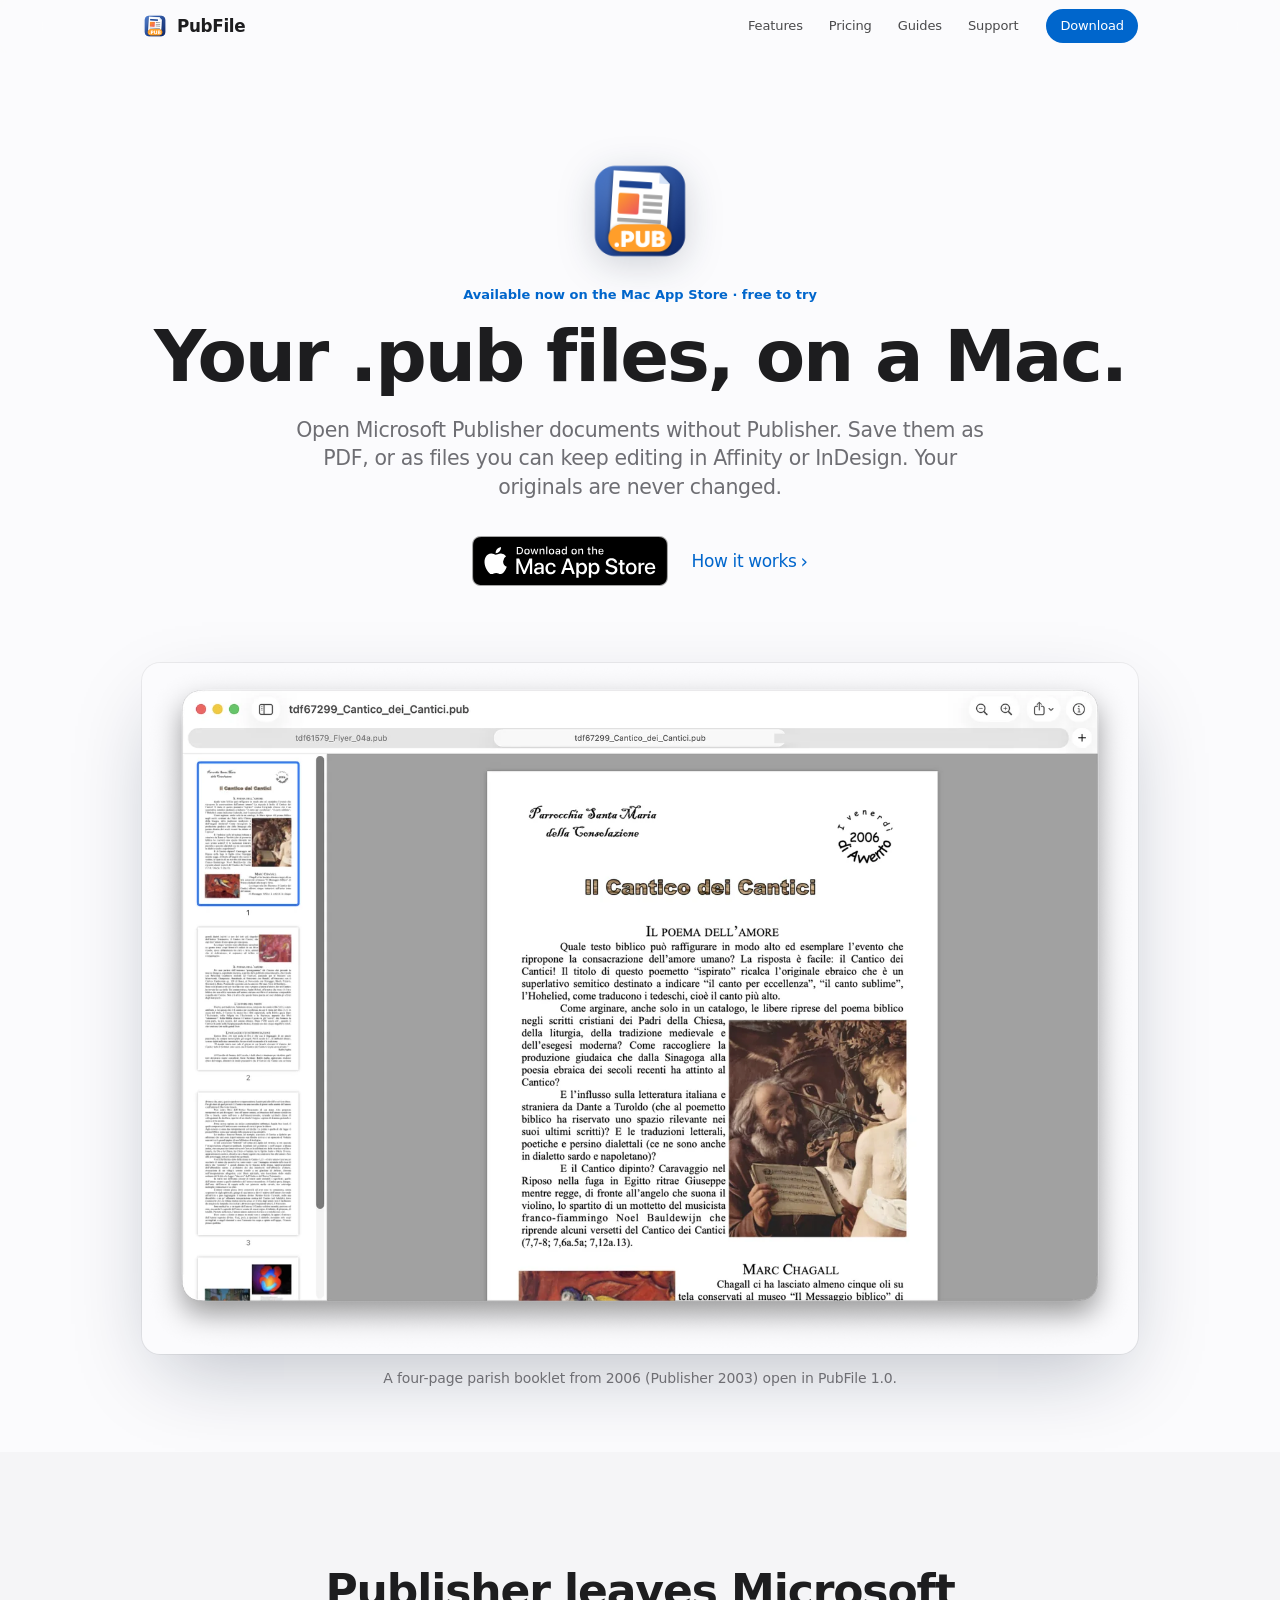
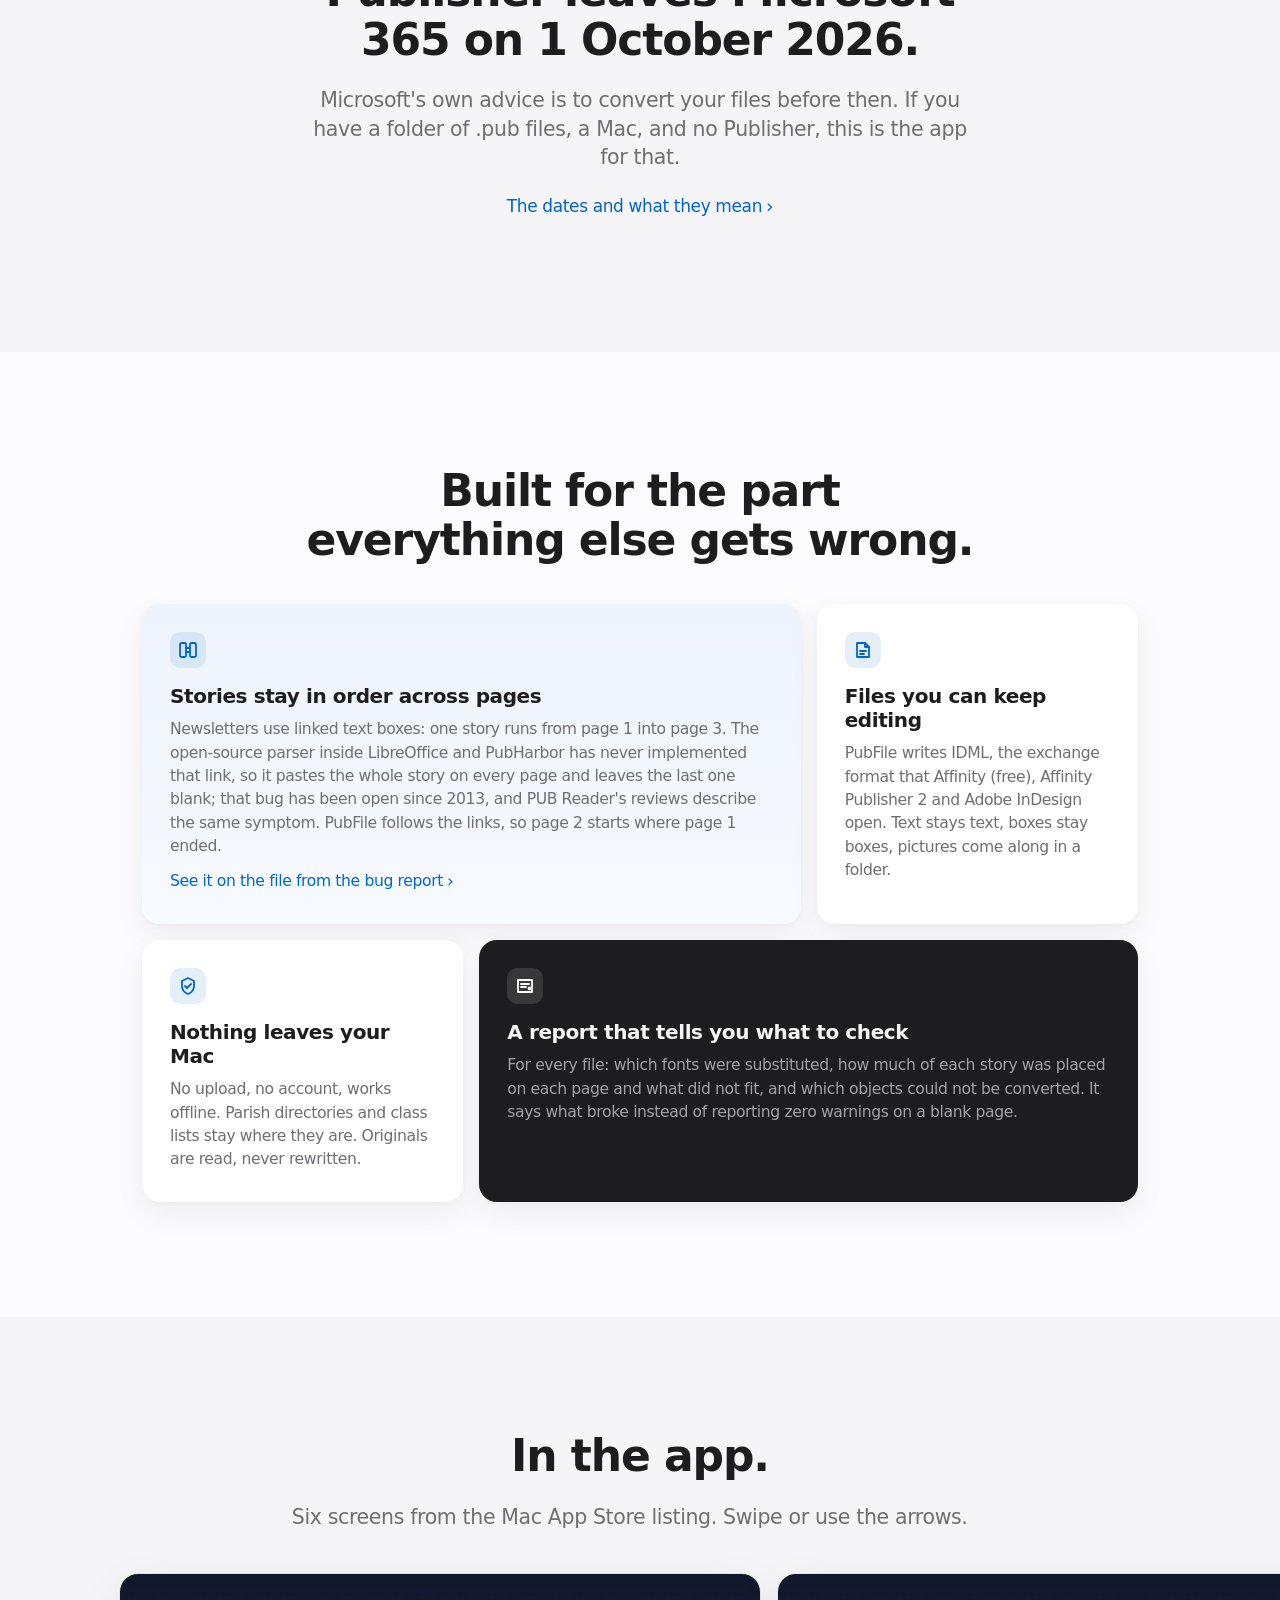
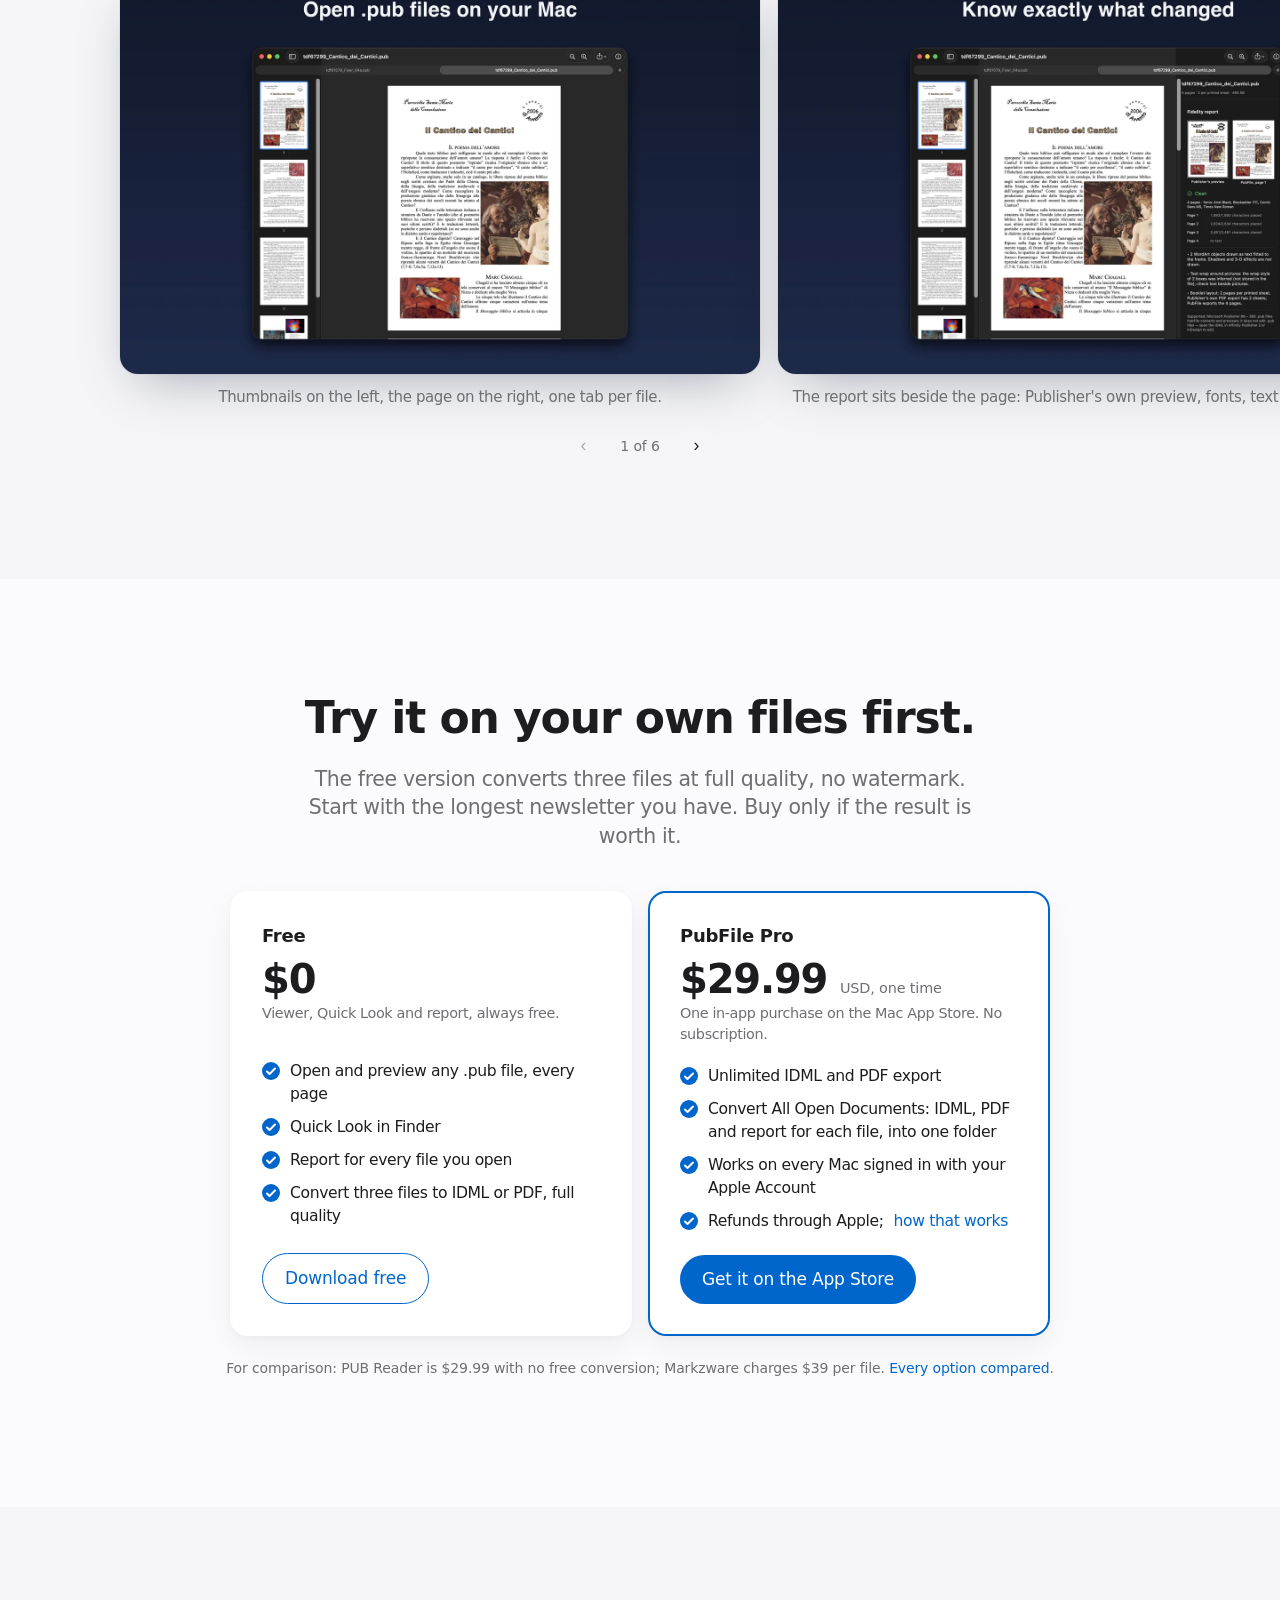
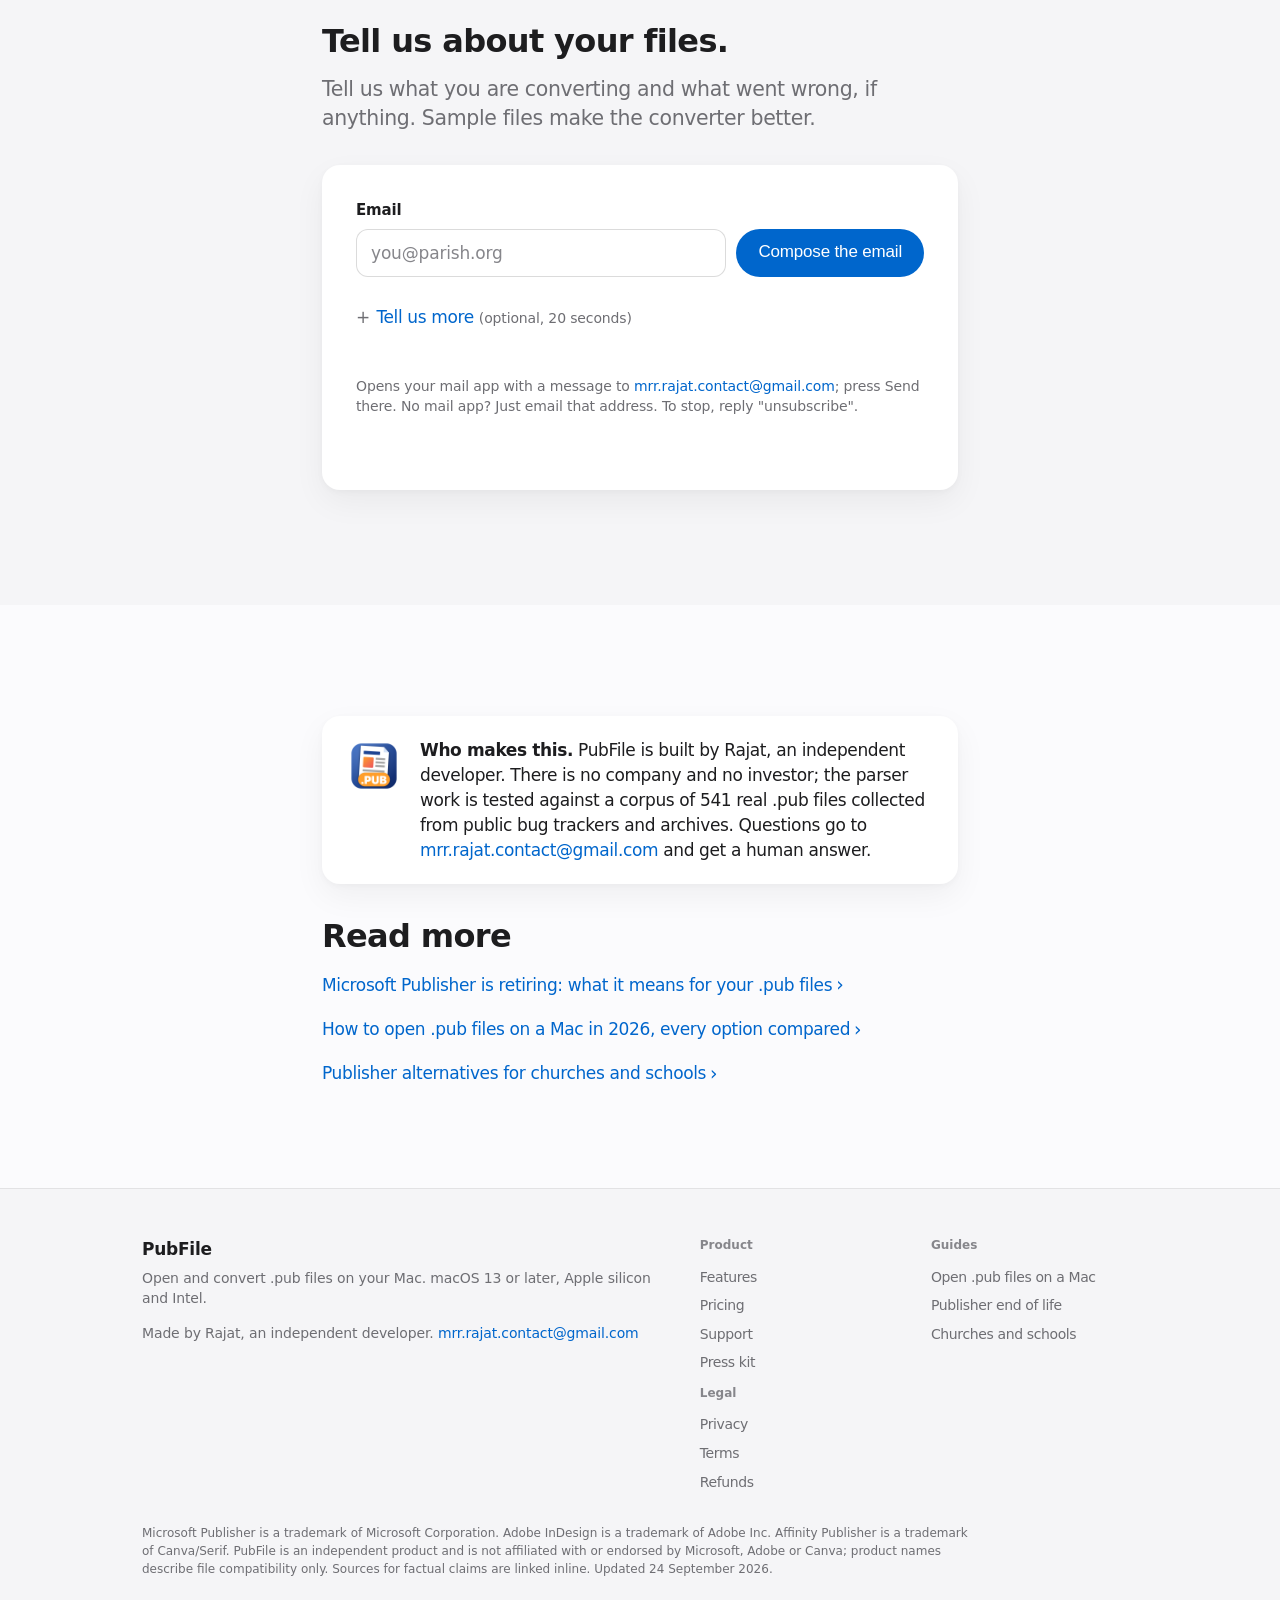
<file: index.html>
<!doctype html>
<html lang="en">
<head>
<meta charset="utf-8">
<meta name="viewport" content="width=device-width, initial-scale=1">
<script>document.documentElement.classList.add('js')</script>
<title>PubFile: open Publisher .pub files on Mac, convert to PDF or IDML</title>
<meta name="description" content="Open Microsoft Publisher .pub files on a Mac, preview every page, save as PDF or editable IDML for Affinity and InDesign. Multi-page text stays in order. Free to try.">
<link rel="canonical" href="https://pubfile-app.github.io/">
<meta name="theme-color" content="#fbfbfd">
<meta name="author" content="Rajat">
<meta name="google-site-verification" content="E4eFGpj3DkZxsYqSFtVgZzcANvRPirCoqncYKT2M6iA"><meta name="referrer" content="strict-origin-when-cross-origin">
<link rel="alternate" type="application/atom+xml" title="PubFile guides" href="/feed.xml">
<link rel="preload" as="image" href="/img/hero-light.webp" type="image/webp" media="(min-width: 601px)"><meta property="og:type" content="website">
<meta property="og:site_name" content="PubFile">
<meta property="og:title" content="Your .pub files, on a Mac">
<meta property="og:description" content="Open Microsoft Publisher .pub files on a Mac, preview every page, save as PDF or editable IDML for Affinity and InDesign. Multi-page text stays in order. Free to try.">
<meta property="og:url" content="https://pubfile-app.github.io/">
<meta property="og:image" content="https://pubfile-app.github.io/og/index.png">
<meta property="og:image:width" content="1200">
<meta property="og:image:height" content="630">
<meta property="og:image:alt" content="Your .pub files, on a Mac">
<meta property="og:locale" content="en_US">
<meta name="twitter:card" content="summary_large_image">
<meta name="twitter:title" content="Your .pub files, on a Mac">
<meta name="twitter:description" content="Open Microsoft Publisher .pub files on a Mac, preview every page, save as PDF or editable IDML for Affinity and InDesign. Multi-page text stays in order. Free to try.">
<meta name="twitter:image" content="https://pubfile-app.github.io/og/index.png">
<link rel="icon" href="/favicon.ico" sizes="16x16 32x32 48x48">
<link rel="icon" href="/img/icon/app-icon-256.png" type="image/png" sizes="256x256">
<link rel="apple-touch-icon" href="/apple-touch-icon.png">
<link rel="stylesheet" href="/style.css?v=5900e579">
<script type="application/ld+json">{"@context": "https://schema.org", "@type": "SoftwareApplication", "applicationCategory": "BusinessApplication", "author": {"@type": "Person", "name": "Rajat"}, "description": "Open Microsoft Publisher (.pub) files on a Mac and convert them to IDML and PDF.", "downloadUrl": "https://apps.apple.com/app/6813768537", "featureList": "Open and preview .pub files, Quick Look, export PDF, export IDML for Affinity and InDesign, per-file report, linked text boxes kept in order across pages", "image": "https://pubfile-app.github.io/img/icon/app-icon-512.png", "installUrl": "https://apps.apple.com/app/6813768537", "name": "PubFile: PUB File Converter", "offers": [{"@type": "Offer", "description": "Free: open, preview, Quick Look, fidelity report, three conversions", "price": "0", "priceCurrency": "USD"}, {"@type": "Offer", "description": "PubFile Pro in-app purchase: unlimited IDML and PDF export, Convert All Open Documents", "price": "29.99", "priceCurrency": "USD"}], "operatingSystem": "macOS 13 or later", "sameAs": "https://apps.apple.com/app/6813768537", "screenshot": "https://pubfile-app.github.io/img/store/01-open.webp", "softwareVersion": "1.0", "url": "https://pubfile-app.github.io/"}</script><script type="application/ld+json">{"@context": "https://schema.org", "@graph": [{"@id": "https://pubfile-app.github.io/#org", "@type": "Organization", "email": "mrr.rajat.contact@gmail.com", "founder": {"@type": "Person", "name": "Rajat"}, "logo": "https://pubfile-app.github.io/img/icon/app-icon-512.png", "name": "PubFile", "url": "https://pubfile-app.github.io/"}, {"@id": "https://pubfile-app.github.io/#site", "@type": "WebSite", "inLanguage": "en", "name": "PubFile", "publisher": {"@id": "https://pubfile-app.github.io/#org"}, "url": "https://pubfile-app.github.io/"}]}</script></head>
<body class="page-index">
<a class="skip" href="#main">Skip to content</a>

<header class="nav">
  <div class="nav-inner">
    <a class="brand" href="/" aria-label="PubFile home">
      <img src="/img/icon/app-icon-48.png" srcset="/img/icon/app-icon-48.png 1x, /img/icon/app-icon-128.png 2x" width="26" height="26" alt="">
      <span>PubFile</span>
    </a>
    <nav aria-label="Main">
      <details class="menu" open>
        <summary aria-label="Menu"><svg width="18" height="18" viewBox="0 0 18 18" fill="none" stroke="currentColor" stroke-width="1.8" stroke-linecap="round" aria-hidden="true"><path d="M2 5h14M2 9h14M2 13h14"/></svg></summary>
        <div class="menu-panel">
          <a href="/pub-to-idml-pdf-converter-mac/">Features</a>
          <a href="/#pricing">Pricing</a>
          <a href="/open-pub-files-on-mac/">Guides</a>
          <a href="/support/">Support</a>
        </div>
      </details>
    </nav>
<a class="pill pill-sm" href="https://apps.apple.com/app/6813768537" rel="noopener">Download</a>  </div>
</header>

<main id="main" tabindex="-1">
<section class="hero">
  <div class="wrap">
    <img class="hero-icon" src="/img/icon/app-icon-256.png" srcset="/img/icon/app-icon-256.png 2x, /img/icon/app-icon-128.png 1x" width="112" height="112" alt="PubFile app icon">
<p class="eyebrow">Available now on the Mac App Store · free to try</p>    <h1 class="t-display">Your .pub files, on a Mac.</h1>
    <p class="t-sub center-block">Open Microsoft Publisher documents without Publisher. Save them as PDF, or as files you can keep editing in Affinity or InDesign. Your originals are never changed.</p>
    <div class="cta-row">
<a class="mas-badge" href="https://apps.apple.com/app/6813768537" rel="noopener" aria-label="Download PubFile on the Mac App Store">
  <img src="/mac-app-store-badge.svg" alt="Download on the Mac App Store" width="196" height="50">
</a>
      <a class="link-arrow" href="/pub-to-idml-pdf-converter-mac/">How it works</a>
    </div>
    <figure class="hero-figure shot" aria-labelledby="hero-cap">
      <picture>
        <source srcset="/img/hero-mobile.webp" media="(max-width: 600px)" type="image/webp">
        <source srcset="/img/hero-light.webp" type="image/webp">
        <img src="/img/hero-light.png" width="1600" height="1108" alt="PubFile window: page thumbnails on the left, page 1 of a four-page parish newsletter rendered on the right, two .pub files open in tabs" fetchpriority="high">
      </picture>
      <figcaption id="hero-cap" class="t-caption center">A four-page parish booklet from 2006 (Publisher 2003) open in PubFile 1.0.</figcaption>
    </figure>
  </div>
</section>

<section class="band band-alt">
  <div class="wrap">
    <div class="wrap-narrow center flush">
      <h2 class="t-headline reveal">Publisher leaves Microsoft 365 on 1 October 2026.</h2>
      <p class="t-sub reveal">Microsoft's own advice is to convert your files before then. If you have a folder of .pub files, a Mac, and no Publisher, this is the app for that.</p>
      <p class="reveal"><a class="link-arrow" href="/publisher-end-of-life-2026/">The dates and what they mean</a></p>
    </div>
  </div>
</section>

<section class="band">
  <div class="wrap">
    <h2 class="t-headline center reveal">Built for the part everything else gets wrong.</h2>
    <div class="bento">
      <article class="tile wide tint reveal">
        <div class="glyph" aria-hidden="true"><svg width="20" height="20" viewBox="0 0 20 20" fill="none" stroke="currentColor" stroke-width="1.8" stroke-linecap="round" stroke-linejoin="round"><rect x="2" y="3" width="6" height="14" rx="1.5"/><rect x="12" y="3" width="6" height="14" rx="1.5"/><path d="M8 8h4M8 12h4"/></svg></div>
        <h3>Stories stay in order across pages</h3>
        <p>Newsletters use linked text boxes: one story runs from page 1 into page 3. The open-source parser inside LibreOffice and PubHarbor has never implemented that link, so it pastes the whole story on every page and leaves the last one blank; that bug has been open since 2013, and PUB Reader's reviews describe the same symptom. PubFile follows the links, so page 2 starts where page 1 ended.</p>
        <p><a class="link-arrow" href="/pub-to-idml-pdf-converter-mac/#proof">See it on the file from the bug report</a></p>
      </article>
      <article class="tile reveal">
        <div class="glyph" aria-hidden="true"><svg width="20" height="20" viewBox="0 0 20 20" fill="none" stroke="currentColor" stroke-width="1.8" stroke-linecap="round" stroke-linejoin="round"><path d="M4 3h8l4 4v10H4z"/><path d="M12 3v4h4"/><path d="M7 11h6M7 14h4"/></svg></div>
        <h3>Files you can keep editing</h3>
        <p>PubFile writes IDML, the exchange format that Affinity (free), Affinity Publisher 2 and Adobe InDesign open. Text stays text, boxes stay boxes, pictures come along in a folder.</p>
      </article>
      <article class="tile reveal">
        <div class="glyph" aria-hidden="true"><svg width="20" height="20" viewBox="0 0 20 20" fill="none" stroke="currentColor" stroke-width="1.8" stroke-linecap="round" stroke-linejoin="round"><path d="M10 2l6 3v5c0 4-2.7 6.7-6 8-3.3-1.3-6-4-6-8V5z"/><path d="M7 10l2 2 4-4"/></svg></div>
        <h3>Nothing leaves your Mac</h3>
        <p>No upload, no account, works offline. Parish directories and class lists stay where they are. Originals are read, never rewritten.</p>
      </article>
      <article class="tile dark wide reveal">
        <div class="glyph" aria-hidden="true"><svg width="20" height="20" viewBox="0 0 20 20" fill="none" stroke="currentColor" stroke-width="1.8" stroke-linecap="round" stroke-linejoin="round"><path d="M3 4h14v12H3z"/><path d="M6 8h8M6 11h5"/><circle cx="14.5" cy="12.5" r="1"/></svg></div>
        <h3>A report that tells you what to check</h3>
        <p>For every file: which fonts were substituted, how much of each story was placed on each page and what did not fit, and which objects could not be converted. It says what broke instead of reporting zero warnings on a blank page.</p>
      </article>
    </div>
  </div>
</section>

<section class="band band-alt" id="in-the-app">
  <div class="wrap">
    <h2 class="t-headline center reveal">In the app.</h2>
    <p class="t-sub center-block reveal">Six screens from the Mac App Store listing. Swipe or use the arrows.</p>
  </div>
  <div class="shots" role="region" aria-label="App Store screenshots" tabindex="0">
    <figure><img src="/img/store/01-open.webp" width="1440" height="900" alt="PubFile window with a four-page parish newsletter open, page thumbnails in a sidebar"><figcaption>Thumbnails on the left, the page on the right, one tab per file.</figcaption></figure>
    <figure><img src="/img/store/04-report.webp" width="1440" height="900" alt="Inspector showing the fidelity report: Publisher's own preview beside PubFile's page, fonts, characters placed per page, verdict Clean"><figcaption>The report sits beside the page: Publisher's own preview, fonts, text placed per page.</figcaption></figure>
    <figure><img src="/img/store/05-batch.webp" width="1440" height="900" loading="lazy" alt="Share menu with Export as PDF, Export as IDML and Convert All Open Documents"><figcaption>Pro converts every open file in one go.</figcaption></figure>
    <figure><img src="/img/store/06-quicklook.webp" width="1440" height="900" loading="lazy" alt="Finder Quick Look preview of a .pub file with an Open with PubFile button"><figcaption>Press Space in Finder to peek without opening the app.</figcaption></figure>
    <figure><img src="/img/store/07-export.webp" width="1440" height="900" loading="lazy" alt="macOS Save sheet exporting the newsletter"><figcaption>A normal Save sheet. New files are written; the .pub is untouched.</figcaption></figure>
    <figure><img src="/img/store/08-pro.webp" width="1440" height="900" loading="lazy" alt="PubFile Pro sheet listing free and Pro features with a Buy $29.99 button and Restore Purchases"><figcaption>The Pro sheet appears at the fourth export.</figcaption></figure>
  </div>
  <div class="shots-nav">
    <button type="button" data-dir="prev" aria-label="Previous screenshot">‹</button>
    <p class="t-caption">1 of 6</p>
    <button type="button" data-dir="next" aria-label="Next screenshot">›</button>
  </div>
</section>

<section class="band" id="pricing">
  <div class="wrap">
    <div class="center">
      <h2 class="t-headline reveal">Try it on your own files first.</h2>
      <p class="t-sub center-block reveal">The free version converts three files at full quality, no watermark. Start with the longest newsletter you have. Buy only if the result is worth it.</p>
    </div>
    <div class="plans">
      <div class="plan reveal">
        <h3>Free</h3>
        <p class="price">$0</p>
        <p class="plan-note">Viewer, Quick Look and report, always free.</p>
        <ul>
          <li>Open and preview any .pub file, every page</li>
          <li>Quick Look in Finder</li>
          <li>Report for every file you open</li>
          <li>Convert three files to IDML or PDF, full quality</li>
        </ul>
<a class="pill pill-ghost" href="https://apps.apple.com/app/6813768537" rel="noopener">Download free</a>      </div>
      <div class="plan featured reveal">
        <h3>PubFile Pro</h3>
        <p class="price">$29.99 <small>USD, one time</small></p>
        <p class="plan-note">One in-app purchase on the Mac App Store. No subscription.</p>
        <ul>
          <li>Unlimited IDML and PDF export</li>
          <li>Convert All Open Documents: IDML, PDF and report for each file, into one folder</li>
          <li>Works on every Mac signed in with your Apple Account</li>
          <li>Refunds through Apple; <a href="/refunds/">how that works</a></li>
        </ul>
<a class="pill" href="https://apps.apple.com/app/6813768537" rel="noopener">Get it on the App Store</a>      </div>
    </div>
    <p class="t-caption center plans-foot">For comparison: PUB Reader is $29.99 with no free conversion; Markzware charges $39 per file. <a href="/open-pub-files-on-mac/">Every option compared</a>.</p>
  </div>
</section>

<section class="band band-alt interest-band" id="interest" aria-labelledby="interest-h">
  <div class="wrap-narrow">
    <h2 class="t-title reveal" id="interest-h">Tell us about your files.</h2>
    <p class="t-sub reveal">Tell us what you are converting and what went wrong, if anything. Sample files make the converter better.</p>
    <div class="reveal"><form class="interest" id="interest-form"
action="mailto:mrr.rajat.contact@gmail.com" method="post" enctype="text/plain" data-mailto="mrr.rajat.contact@gmail.com">
  <input type="hidden" name="_subject" value="PubFile interest: index">
  <input type="hidden" name="page" value="/">
  <input type="text" name="_gotcha" class="visually-hidden" tabindex="-1" autocomplete="off" aria-hidden="true">

  <div class="form-row">
    <div class="field">
      <label for="f-email">Email</label>
      <input id="f-email" type="email" name="email" required autocomplete="email" placeholder="you@parish.org">
    </div>
    <button type="submit" class="pill">Compose the email</button>
  </div>

  <details class="more">
    <summary>Tell us more <span class="t-caption">(optional, 20 seconds)</span></summary>
    <fieldset class="field">
      <legend>Roughly how many .pub files?</legend>
      <div class="seg" role="radiogroup">
        <label><input type="radio" name="files" value="1-10"><span>1 to 10</span></label>
        <label><input type="radio" name="files" value="10-100"><span>10 to 100</span></label>
        <label><input type="radio" name="files" value="100-1000"><span>100 to 1,000</span></label>
        <label><input type="radio" name="files" value="1000+"><span>More</span></label>
      </div>
    </fieldset>

    <fieldset class="field">
      <legend>What do you need most?</legend>
      <div class="checks">
        <label><input type="checkbox" name="need" value="pdf"><span>PDF copies to keep</span></label>
        <label><input type="checkbox" name="need" value="editable"><span>Files I can keep editing (in Affinity or InDesign)</span></label>
        <label><input type="checkbox" name="need" value="multipage"><span>Multi-page newsletters that come out right</span></label>
        <label><input type="checkbox" name="need" value="batch"><span>Converting many files at once</span></label>
      </div>
    </fieldset>

    <div class="field">
      <label for="f-note">Anything else</label>
      <textarea id="f-note" name="note" rows="3" placeholder="Publisher version, the kind of documents, a deadline..."></textarea>
    </div>
  </details>

  <div class="form-actions">
    <p class="t-caption form-help">
Opens your mail app with a message to <a href="mailto:mrr.rajat.contact@gmail.com">mrr.rajat.contact@gmail.com</a>; press Send there. No mail app? Just email that address.      To stop, reply "unsubscribe".
    </p>
  </div>
  <p class="form-status" role="status" aria-live="polite"></p>
</form></div>
  </div>
</section>

<section class="band-tight">
  <div class="wrap-narrow">
    <div class="who reveal">
      <img src="/img/icon/app-icon-128.png" width="56" height="56" alt="">
      <p><strong>Who makes this.</strong> PubFile is built by Rajat, an independent developer. There is no company and no investor; the parser work is tested against a corpus of 541 real .pub files collected from public bug trackers and archives. Questions go to <a href="mailto:mrr.rajat.contact@gmail.com">mrr.rajat.contact@gmail.com</a> and get a human answer.</p>
    </div>
    <h2 class="t-title reveal">Read more</h2>
    <ul class="reveal linklist">
      <li><a class="link-arrow" href="/publisher-end-of-life-2026/">Microsoft Publisher is retiring: what it means for your .pub files</a></li>
      <li><a class="link-arrow" href="/open-pub-files-on-mac/">How to open .pub files on a Mac in 2026, every option compared</a></li>
      <li><a class="link-arrow" href="/publisher-alternatives-churches-schools/">Publisher alternatives for churches and schools</a></li>
    </ul>
  </div>
</section>

</main>

<footer class="footer">
  <div class="wrap">
    <div class="footer-grid">
      <div>
        <p class="footer-brand">PubFile</p>
        <p class="t-caption">Open and convert .pub files on your Mac. macOS 13 or later, Apple silicon and Intel.</p>
        <p class="t-caption">Made by Rajat, an independent developer. <a href="mailto:mrr.rajat.contact@gmail.com">mrr.rajat.contact@gmail.com</a></p>
      </div>
      <nav aria-label="Footer" class="footer-cols">
        <div>
          <p class="footer-h">Product</p>
          <a href="/pub-to-idml-pdf-converter-mac/">Features</a>
          <a href="/#pricing">Pricing</a>
          <a href="/support/">Support</a>
          <a href="/press/">Press kit</a>
        </div>
        <div>
          <p class="footer-h">Guides</p>
          <a href="/open-pub-files-on-mac/">Open .pub files on a Mac</a>
          <a href="/publisher-end-of-life-2026/">Publisher end of life</a>
          <a href="/publisher-alternatives-churches-schools/">Churches and schools</a>
        </div>
        <div>
          <p class="footer-h">Legal</p>
          <a href="/privacy/">Privacy</a>
          <a href="/terms/">Terms</a>
          <a href="/refunds/">Refunds</a>
        </div>
      </nav>
    </div>
    <p class="t-legal">Microsoft Publisher is a trademark of Microsoft Corporation. Adobe InDesign is a trademark of Adobe Inc. Affinity Publisher is a trademark of Canva/Serif. PubFile is an independent product and is not affiliated with or endorsed by Microsoft, Adobe or Canva; product names describe file compatibility only. Sources for factual claims are linked inline. Updated <time datetime="2026-09-24">24 September 2026</time>.</p>
  </div>
</footer>
<script src="/site.js?v=5900e579" defer></script>
</body>
</html>
</file>
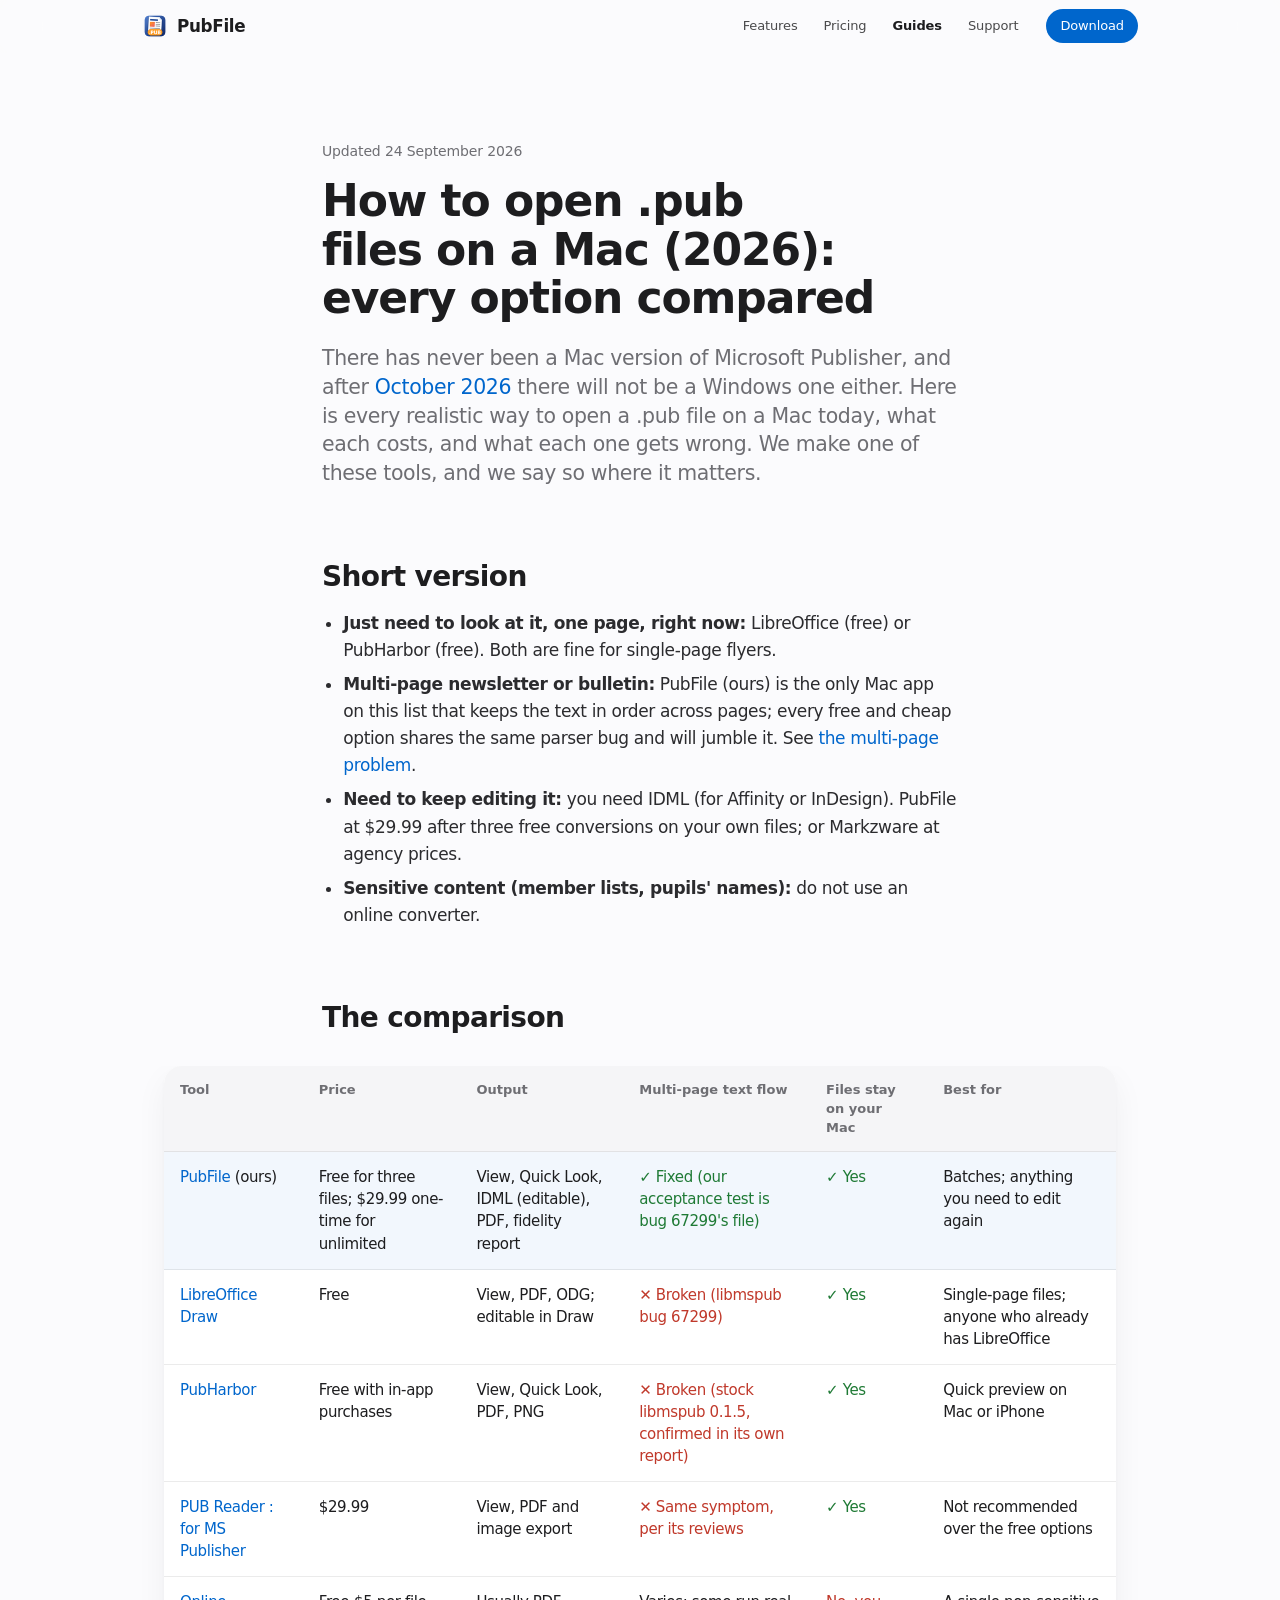
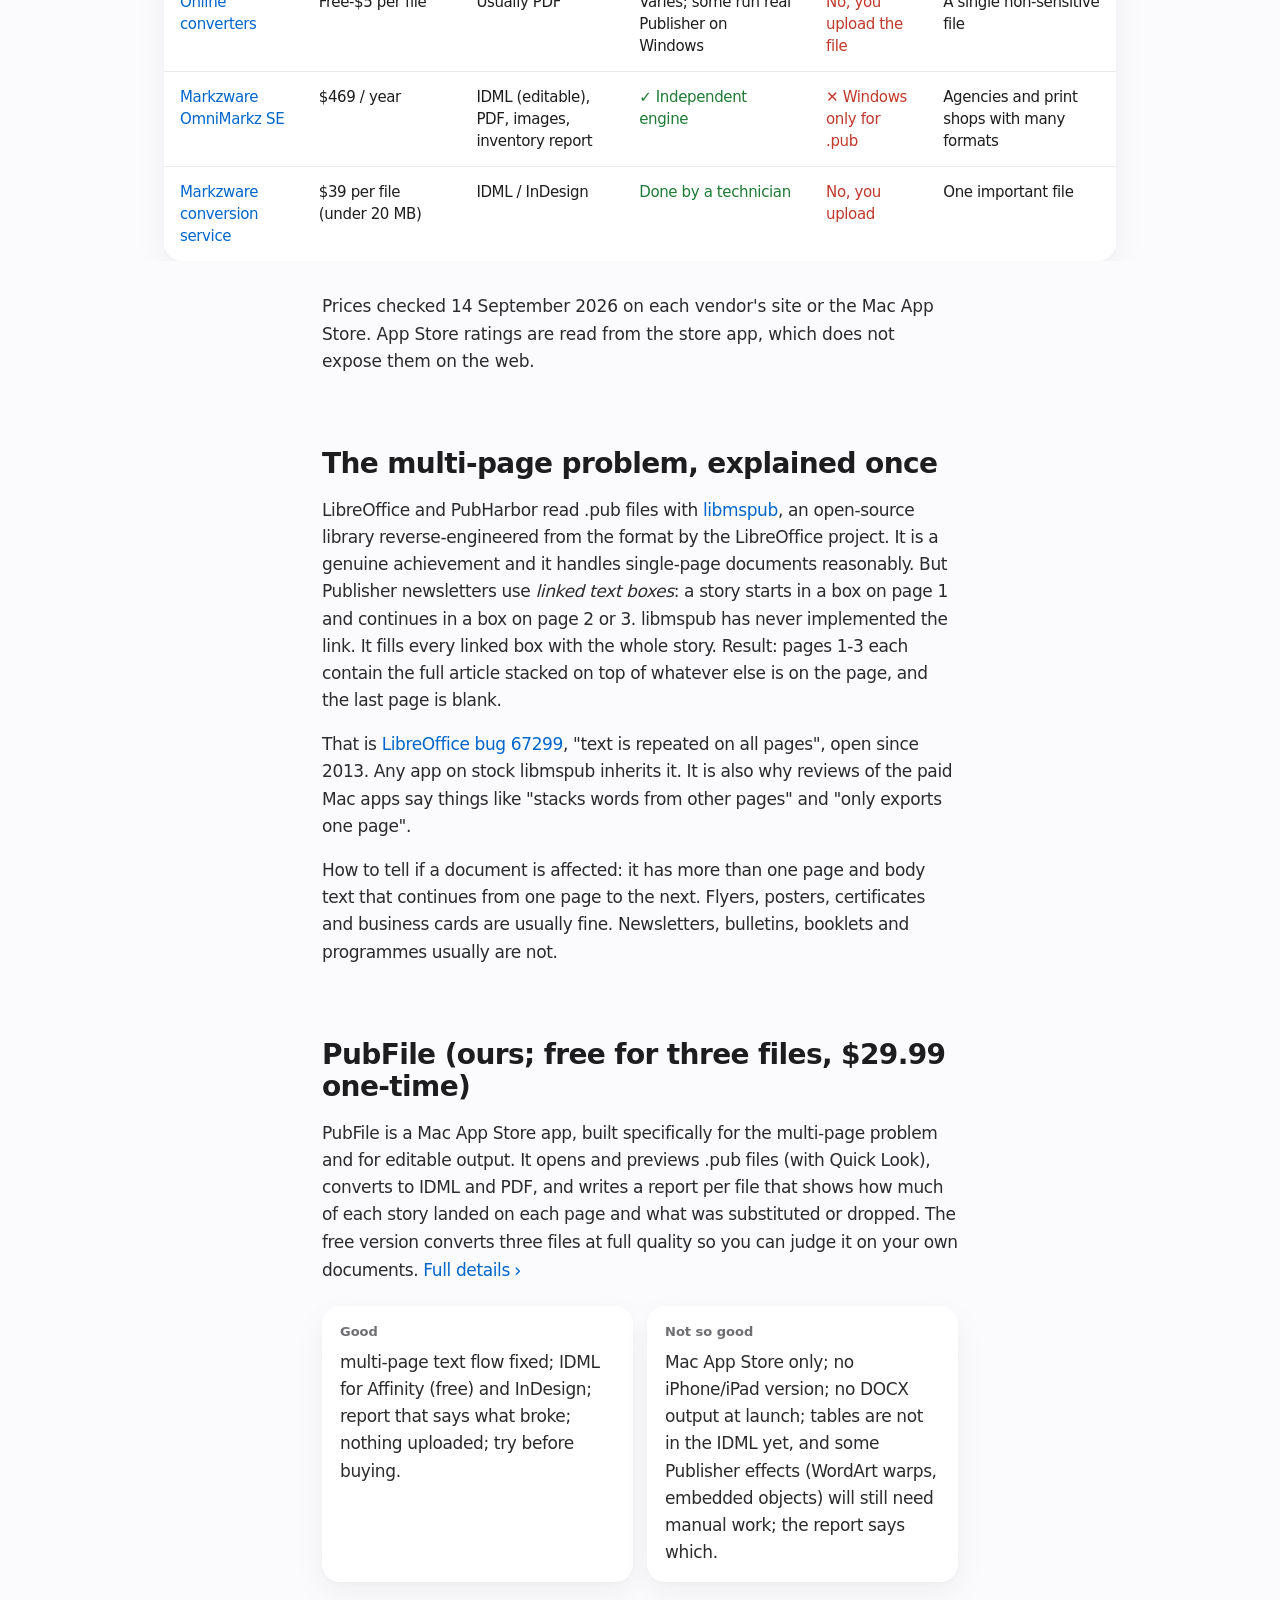
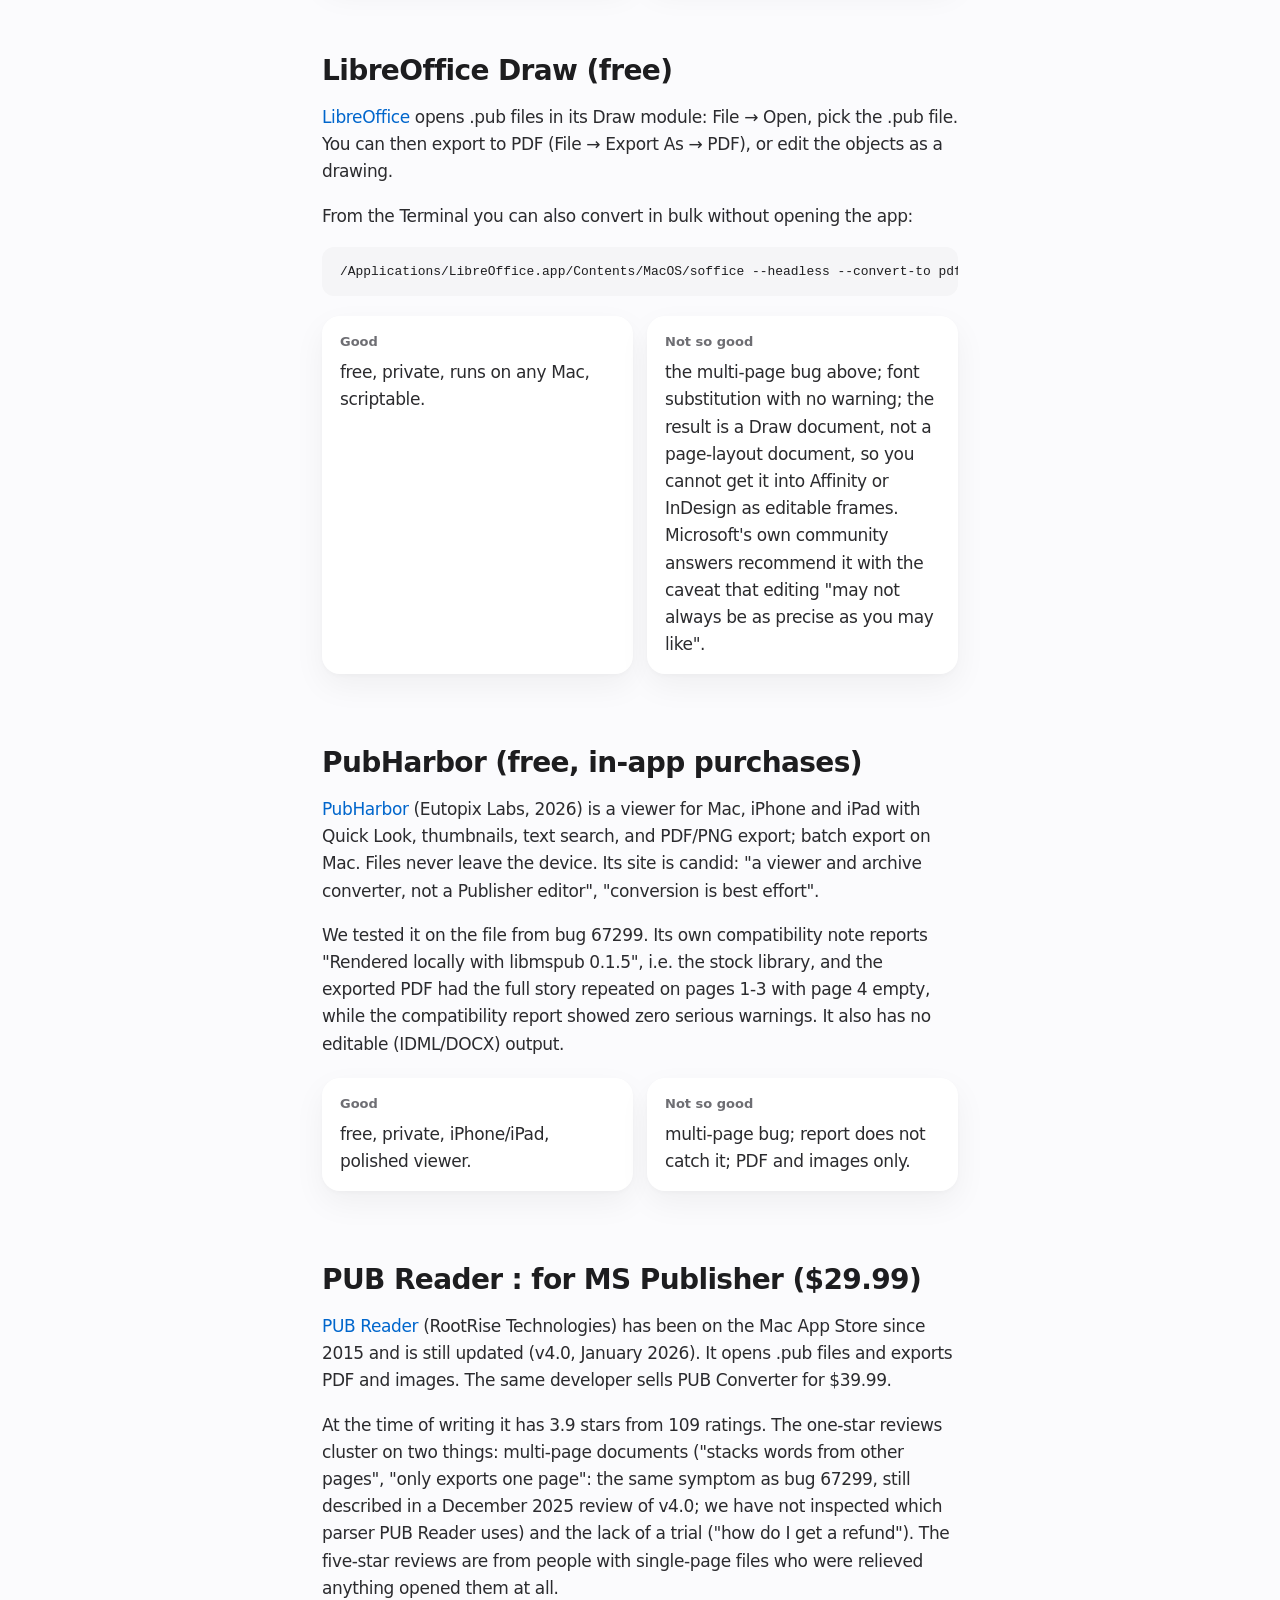
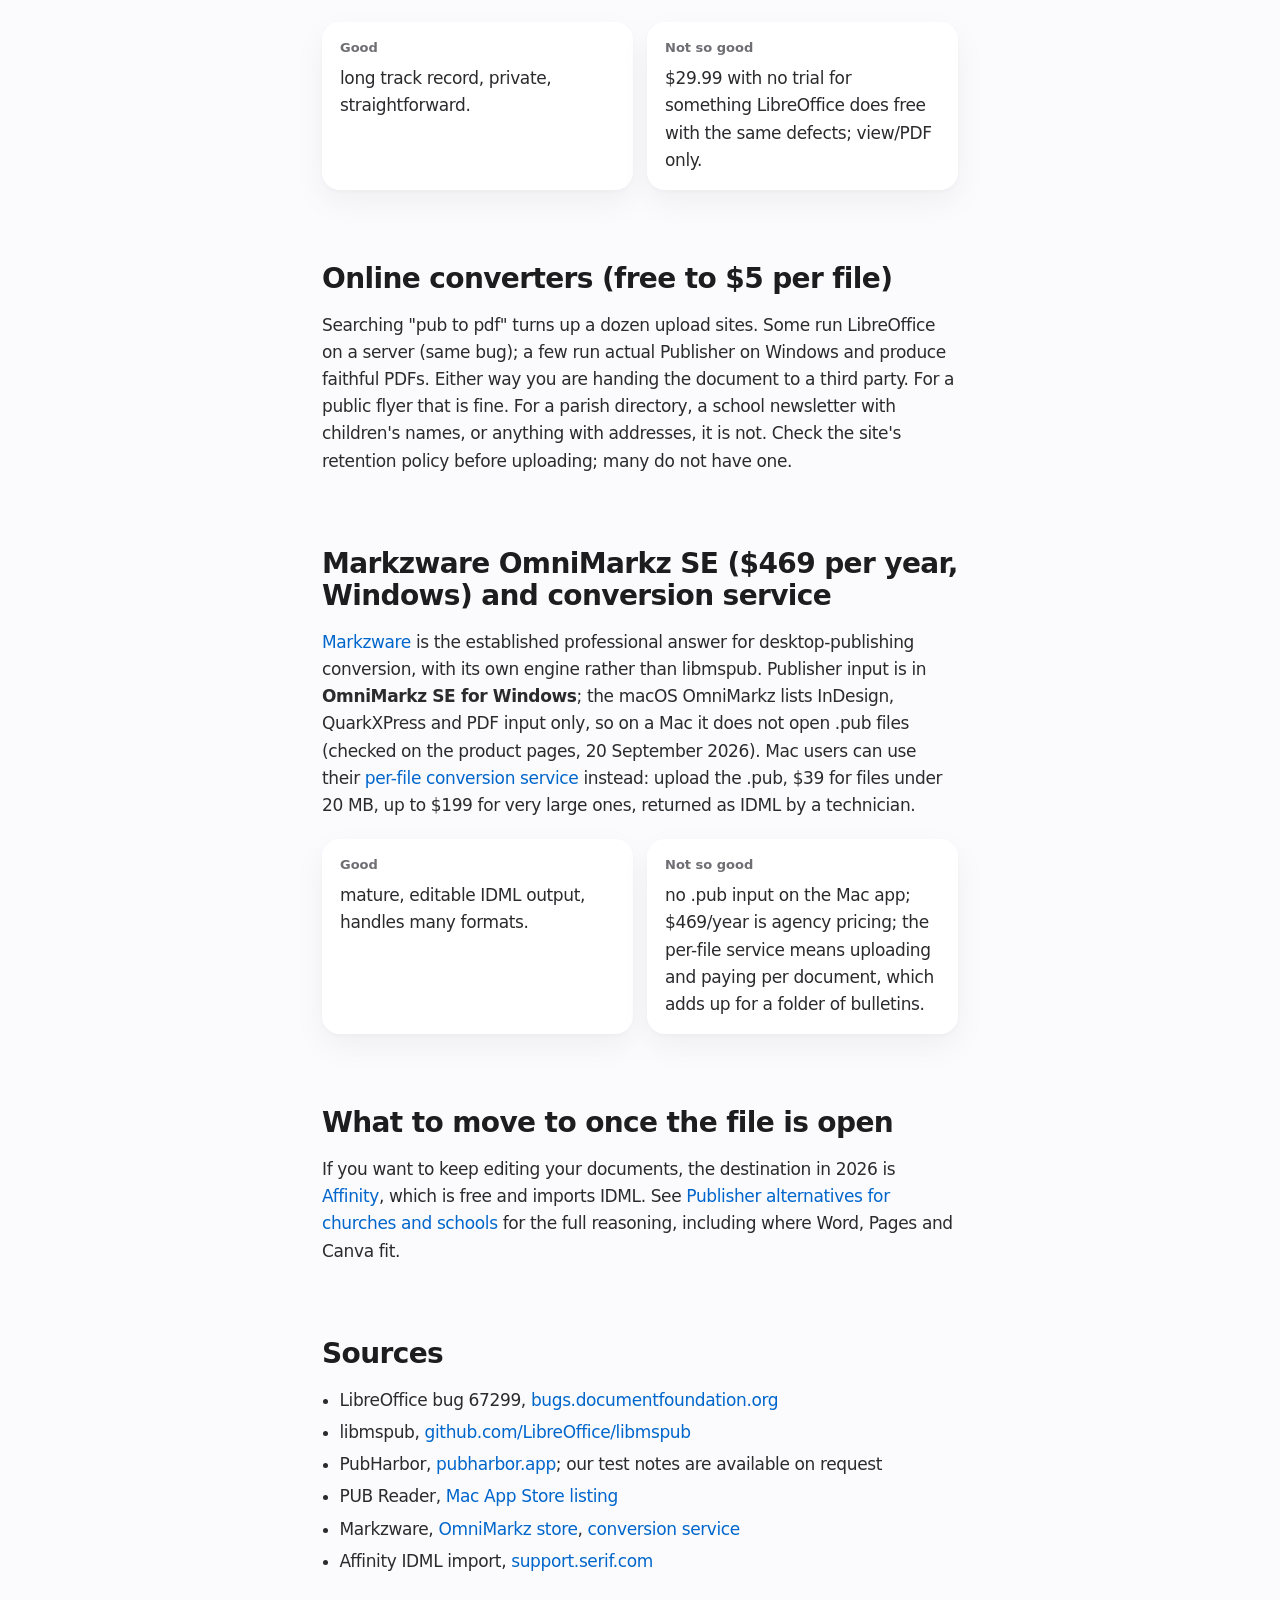
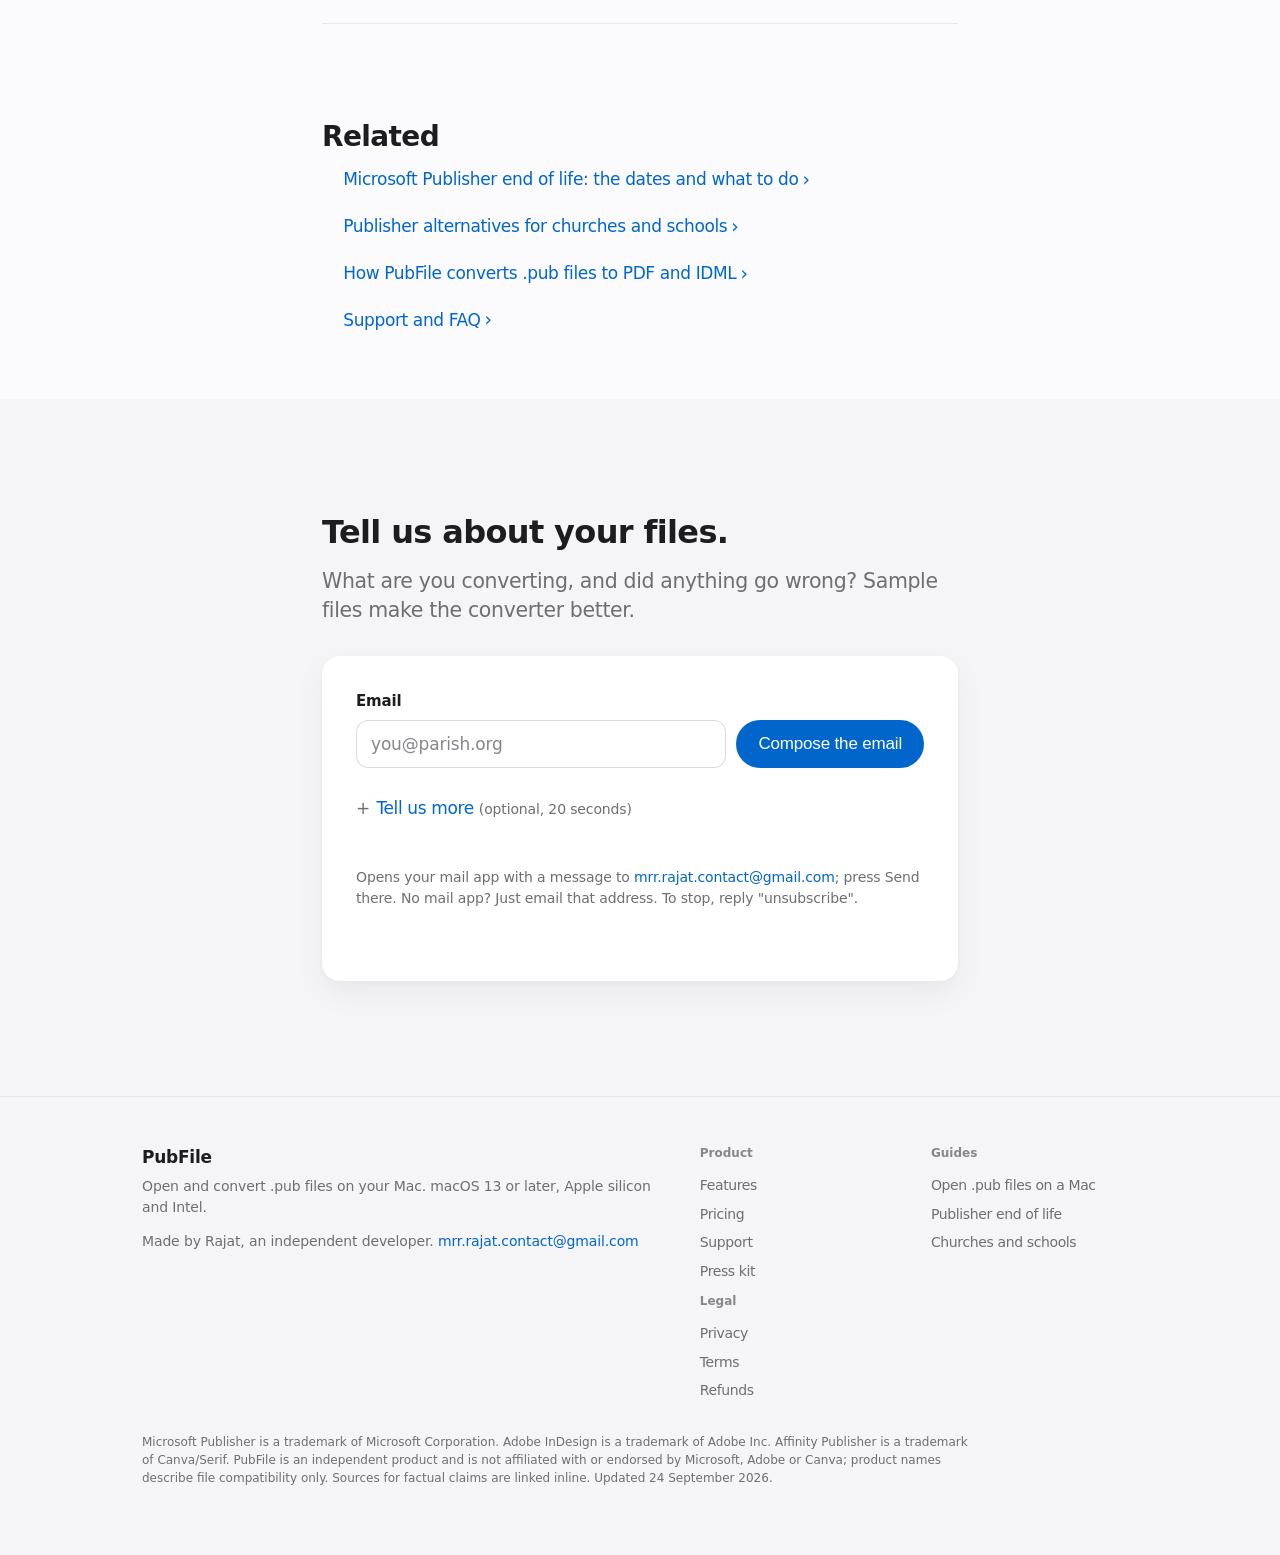
<file: open-pub-files-on-mac/index.html>
<!doctype html>
<html lang="en">
<head>
<meta charset="utf-8">
<meta name="viewport" content="width=device-width, initial-scale=1">
<script>document.documentElement.classList.add('js')</script>
<title>How to open .pub files on a Mac (2026): every option compared</title>
<meta name="description" content="Every way to open a Microsoft Publisher .pub file on a Mac in 2026: PubFile, LibreOffice, PubHarbor, PUB Reader, Markzware and online converters, with prices and what each gets wrong.">
<link rel="canonical" href="https://pubfile-app.github.io/open-pub-files-on-mac/">
<meta name="theme-color" content="#fbfbfd">
<meta name="author" content="Rajat">
<meta name="google-site-verification" content="E4eFGpj3DkZxsYqSFtVgZzcANvRPirCoqncYKT2M6iA"><meta name="referrer" content="strict-origin-when-cross-origin">
<link rel="alternate" type="application/atom+xml" title="PubFile guides" href="/feed.xml">
<meta property="og:type" content="article">
<meta property="og:site_name" content="PubFile">
<meta property="og:title" content="How to open .pub files on a Mac (2026)">
<meta property="og:description" content="Every way to open a Microsoft Publisher .pub file on a Mac in 2026: PubFile, LibreOffice, PubHarbor, PUB Reader, Markzware and online converters, with prices and what each gets wrong.">
<meta property="og:url" content="https://pubfile-app.github.io/open-pub-files-on-mac/">
<meta property="og:image" content="https://pubfile-app.github.io/og/open-pub-files-on-mac.png">
<meta property="og:image:width" content="1200">
<meta property="og:image:height" content="630">
<meta property="og:image:alt" content="How to open .pub files on a Mac (2026)">
<meta property="og:locale" content="en_US">
<meta property="article:published_time" content="2026-09-14">
<meta property="article:modified_time" content="2026-09-20">
<meta property="article:author" content="https://pubfile-app.github.io/press/"><meta name="twitter:card" content="summary_large_image">
<meta name="twitter:title" content="How to open .pub files on a Mac (2026)">
<meta name="twitter:description" content="Every way to open a Microsoft Publisher .pub file on a Mac in 2026: PubFile, LibreOffice, PubHarbor, PUB Reader, Markzware and online converters, with prices and what each gets wrong.">
<meta name="twitter:image" content="https://pubfile-app.github.io/og/open-pub-files-on-mac.png">
<link rel="icon" href="/favicon.ico" sizes="16x16 32x32 48x48">
<link rel="icon" href="/img/icon/app-icon-256.png" type="image/png" sizes="256x256">
<link rel="apple-touch-icon" href="/apple-touch-icon.png">
<link rel="stylesheet" href="/style.css?v=5900e579">
<script type="application/ld+json">{"@context": "https://schema.org", "@type": "Article", "author": {"@type": "Person", "name": "Rajat", "url": "https://pubfile-app.github.io/press/"}, "dateModified": "2026-09-20", "datePublished": "2026-09-14", "headline": "How to open .pub files on a Mac (2026): every option compared", "image": "https://pubfile-app.github.io/og/open-pub-files-on-mac.png", "inLanguage": "en", "mainEntityOfPage": "https://pubfile-app.github.io/open-pub-files-on-mac/", "publisher": {"@type": "Organization", "logo": {"@type": "ImageObject", "url": "https://pubfile-app.github.io/img/icon/app-icon-512.png"}, "name": "PubFile", "url": "https://pubfile-app.github.io/"}}</script><script type="application/ld+json">{"@context": "https://schema.org", "@type": "BreadcrumbList", "itemListElement": [{"@type": "ListItem", "item": "https://pubfile-app.github.io/", "name": "PubFile", "position": 1}, {"@type": "ListItem", "item": "https://pubfile-app.github.io/open-pub-files-on-mac/", "name": "Guides", "position": 2}, {"@type": "ListItem", "item": "https://pubfile-app.github.io/open-pub-files-on-mac/", "name": "How to open .pub files on a Mac (2026)", "position": 3}]}</script></head>
<body class="page-open-pub-files-on-mac">
<a class="skip" href="#main">Skip to content</a>

<header class="nav">
  <div class="nav-inner">
    <a class="brand" href="/" aria-label="PubFile home">
      <img src="/img/icon/app-icon-48.png" srcset="/img/icon/app-icon-48.png 1x, /img/icon/app-icon-128.png 2x" width="26" height="26" alt="">
      <span>PubFile</span>
    </a>
    <nav aria-label="Main">
      <details class="menu" open>
        <summary aria-label="Menu"><svg width="18" height="18" viewBox="0 0 18 18" fill="none" stroke="currentColor" stroke-width="1.8" stroke-linecap="round" aria-hidden="true"><path d="M2 5h14M2 9h14M2 13h14"/></svg></summary>
        <div class="menu-panel">
          <a href="/pub-to-idml-pdf-converter-mac/">Features</a>
          <a href="/#pricing">Pricing</a>
          <a href="/open-pub-files-on-mac/" aria-current="page">Guides</a>
          <a href="/support/">Support</a>
        </div>
      </details>
    </nav>
<a class="pill pill-sm" href="https://apps.apple.com/app/6813768537" rel="noopener">Download</a>  </div>
</header>

<main id="main" tabindex="-1">
<article class="article">
  <header>
    <p class="t-caption">Updated <time datetime="2026-09-24">24 September 2026</time></p>
    <h1 class="t-headline">How to open .pub files on a Mac (2026): every option compared</h1>
    <p class="lede t-sub">There has never been a Mac version of Microsoft Publisher, and after <a href="/publisher-end-of-life-2026/">October 2026</a> there will not be a Windows one either. Here is every realistic way to open a .pub file on a Mac today, what each costs, and what each one gets wrong. We make one of these tools, and we say so where it matters.</p>
  </header>
  <div class="prose">

  <h2>Short version</h2>
  <ul>
    <li><strong>Just need to look at it, one page, right now:</strong> LibreOffice (free) or PubHarbor (free). Both are fine for single-page flyers.</li>
    <li><strong>Multi-page newsletter or bulletin:</strong> PubFile (ours) is the only Mac app on this list that keeps the text in order across pages; every free and cheap option shares the same parser bug and will jumble it. See <a href="#multipage">the multi-page problem</a>.</li>
    <li><strong>Need to keep editing it:</strong> you need IDML (for Affinity or InDesign). PubFile at $29.99 after three free conversions on your own files; or Markzware at agency prices.</li>
    <li><strong>Sensitive content (member lists, pupils' names):</strong> do not use an online converter.</li>
  </ul>

  <h2>The comparison</h2>
  <div class="table-wrap"><table><caption>Ways to open .pub files on a Mac, compared</caption>
    <thead>
      <tr><th>Tool</th><th>Price</th><th>Output</th><th>Multi-page text flow</th><th>Files stay on your Mac</th><th>Best for</th></tr>
    </thead>
    <tbody>
      <tr class="ours"><td><a href="#pubfile">PubFile</a> (ours)</td><td>Free for three files; $29.99 one-time for unlimited</td><td>View, Quick Look, IDML (editable), PDF, fidelity report</td><td class="ok">✓ Fixed (our acceptance test is bug 67299's file)</td><td class="ok">✓ Yes</td><td>Batches; anything you need to edit again</td></tr>
      <tr><td><a href="#libreoffice">LibreOffice Draw</a></td><td>Free</td><td>View, PDF, ODG; editable in Draw</td><td class="bad">✕ Broken (libmspub bug 67299)</td><td class="ok">✓ Yes</td><td>Single-page files; anyone who already has LibreOffice</td></tr>
      <tr><td><a href="#pubharbor">PubHarbor</a></td><td>Free with in-app purchases</td><td>View, Quick Look, PDF, PNG</td><td class="bad">✕ Broken (stock libmspub 0.1.5, confirmed in its own report)</td><td class="ok">✓ Yes</td><td>Quick preview on Mac or iPhone</td></tr>
      <tr><td><a href="#pubreader">PUB Reader : for MS Publisher</a></td><td>$29.99</td><td>View, PDF and image export</td><td class="bad">✕ Same symptom, per its reviews</td><td class="ok">✓ Yes</td><td>Not recommended over the free options</td></tr>
      <tr><td><a href="#online">Online converters</a></td><td>Free-$5 per file</td><td>Usually PDF</td><td>Varies; some run real Publisher on Windows</td><td class="bad">No, you upload the file</td><td>A single non-sensitive file</td></tr>
      <tr><td><a href="#markzware">Markzware OmniMarkz SE</a></td><td>$469 / year</td><td>IDML (editable), PDF, images, inventory report</td><td class="ok">✓ Independent engine</td><td class="bad">✕ Windows only for .pub</td><td>Agencies and print shops with many formats</td></tr>
      <tr><td><a href="#markzware">Markzware conversion service</a></td><td>$39 per file (under 20 MB)</td><td>IDML / InDesign</td><td class="ok">Done by a technician</td><td class="bad">No, you upload</td><td>One important file</td></tr>
    </tbody>
  </table></div>
  <p class="t-caption">Prices checked 14 September 2026 on each vendor's site or the Mac App Store. App Store ratings are read from the store app, which does not expose them on the web.</p>

  <h2 id="multipage">The multi-page problem, explained once</h2>
  <p>LibreOffice and PubHarbor read .pub files with <a href="https://github.com/LibreOffice/libmspub" rel="noopener">libmspub</a>, an open-source library reverse-engineered from the format by the LibreOffice project. It is a genuine achievement and it handles single-page documents reasonably. But Publisher newsletters use <em>linked text boxes</em>: a story starts in a box on page 1 and continues in a box on page 2 or 3. libmspub has never implemented the link. It fills every linked box with the whole story. Result: pages 1-3 each contain the full article stacked on top of whatever else is on the page, and the last page is blank.</p>
  <p>That is <a href="https://bugs.documentfoundation.org/show_bug.cgi?id=67299" rel="noopener">LibreOffice bug 67299</a>, "text is repeated on all pages", open since 2013. Any app on stock libmspub inherits it. It is also why reviews of the paid Mac apps say things like "stacks words from other pages" and "only exports one page".</p>
  <p>How to tell if a document is affected: it has more than one page and body text that continues from one page to the next. Flyers, posters, certificates and business cards are usually fine. Newsletters, bulletins, booklets and programmes usually are not.</p>

  <h2 id="pubfile">PubFile (ours; free for three files, $29.99 one-time)</h2>
  <p>PubFile is a Mac App Store app, built specifically for the multi-page problem and for editable output. It opens and previews .pub files (with Quick Look), converts to IDML and PDF, and writes a report per file that shows how much of each story landed on each page and what was substituted or dropped. The free version converts three files at full quality so you can judge it on your own documents. <a class="link-arrow" href="/pub-to-idml-pdf-converter-mac/">Full details</a></p>
  <div class="verdict"><div><p class="verdict-h">Good</p><p>multi-page text flow fixed; IDML for Affinity (free) and InDesign; report that says what broke; nothing uploaded; try before buying.</p></div><div><p class="verdict-h">Not so good</p><p>Mac App Store only; no iPhone/iPad version; no DOCX output at launch; tables are not in the IDML yet, and some Publisher effects (WordArt warps, embedded objects) will still need manual work; the report says which.</p></div></div>

  <h2 id="libreoffice">LibreOffice Draw (free)</h2>
  <p><a href="https://www.libreoffice.org/discover/draw/" rel="noopener">LibreOffice</a> opens .pub files in its Draw module: File → Open, pick the .pub file. You can then export to PDF (File → Export As → PDF), or edit the objects as a drawing.</p>
  <p>From the Terminal you can also convert in bulk without opening the app:</p>
  <pre><code>/Applications/LibreOffice.app/Contents/MacOS/soffice --headless --convert-to pdf:draw_pdf_Export *.pub</code></pre>
  <div class="verdict"><div><p class="verdict-h">Good</p><p>free, private, runs on any Mac, scriptable.</p></div><div><p class="verdict-h">Not so good</p><p>the multi-page bug above; font substitution with no warning; the result is a Draw document, not a page-layout document, so you cannot get it into Affinity or InDesign as editable frames. Microsoft's own community answers recommend it with the caveat that editing "may not always be as precise as you may like".</p></div></div>

  <h2 id="pubharbor">PubHarbor (free, in-app purchases)</h2>
  <p><a href="https://pubharbor.app/" rel="noopener">PubHarbor</a> (Eutopix Labs, 2026) is a viewer for Mac, iPhone and iPad with Quick Look, thumbnails, text search, and PDF/PNG export; batch export on Mac. Files never leave the device. Its site is candid: "a viewer and archive converter, not a Publisher editor", "conversion is best effort".</p>
  <p>We tested it on the file from bug 67299. Its own compatibility note reports "Rendered locally with libmspub 0.1.5", i.e. the stock library, and the exported PDF had the full story repeated on pages 1-3 with page 4 empty, while the compatibility report showed zero serious warnings. It also has no editable (IDML/DOCX) output.</p>
  <div class="verdict"><div><p class="verdict-h">Good</p><p>free, private, iPhone/iPad, polished viewer.</p></div><div><p class="verdict-h">Not so good</p><p>multi-page bug; report does not catch it; PDF and images only.</p></div></div>

  <h2 id="pubreader">PUB Reader : for MS Publisher ($29.99)</h2>
  <p><a href="https://apps.apple.com/us/app/pub-reader-for-ms-publisher/id944218086?mt=12" rel="noopener">PUB Reader</a> (RootRise Technologies) has been on the Mac App Store since 2015 and is still updated (v4.0, January 2026). It opens .pub files and exports PDF and images. The same developer sells PUB Converter for $39.99.</p>
  <p>At the time of writing it has 3.9 stars from 109 ratings. The one-star reviews cluster on two things: multi-page documents ("stacks words from other pages", "only exports one page": the same symptom as bug 67299, still described in a December 2025 review of v4.0; we have not inspected which parser PUB Reader uses) and the lack of a trial ("how do I get a refund"). The five-star reviews are from people with single-page files who were relieved anything opened them at all.</p>
  <div class="verdict"><div><p class="verdict-h">Good</p><p>long track record, private, straightforward.</p></div><div><p class="verdict-h">Not so good</p><p>$29.99 with no trial for something LibreOffice does free with the same defects; view/PDF only.</p></div></div>

  <h2 id="online">Online converters (free to $5 per file)</h2>
  <p>Searching "pub to pdf" turns up a dozen upload sites. Some run LibreOffice on a server (same bug); a few run actual Publisher on Windows and produce faithful PDFs. Either way you are handing the document to a third party. For a public flyer that is fine. For a parish directory, a school newsletter with children's names, or anything with addresses, it is not. Check the site's retention policy before uploading; many do not have one.</p>

  <h2 id="markzware">Markzware OmniMarkz SE ($469 per year, Windows) and conversion service</h2>
  <p><a href="https://markzware.com/products/omnimarkz/" rel="noopener">Markzware</a> is the established professional answer for desktop-publishing conversion, with its own engine rather than libmspub. Publisher input is in <strong>OmniMarkz SE for Windows</strong>; the macOS OmniMarkz lists InDesign, QuarkXPress and PDF input only, so on a Mac it does not open .pub files (checked on the product pages, 20 September 2026). Mac users can use their <a href="https://markzware.com/support/file-conversion-service" rel="noopener">per-file conversion service</a> instead: upload the .pub, $39 for files under 20 MB, up to $199 for very large ones, returned as IDML by a technician.</p>
  <div class="verdict"><div><p class="verdict-h">Good</p><p>mature, editable IDML output, handles many formats.</p></div><div><p class="verdict-h">Not so good</p><p>no .pub input on the Mac app; $469/year is agency pricing; the per-file service means uploading and paying per document, which adds up for a folder of bulletins.</p></div></div>

  <h2>What to move to once the file is open</h2>
  <p>If you want to keep editing your documents, the destination in 2026 is <a href="https://www.affinity.studio/" rel="noopener">Affinity</a>, which is free and imports IDML. See <a href="/publisher-alternatives-churches-schools/">Publisher alternatives for churches and schools</a> for the full reasoning, including where Word, Pages and Canva fit.</p>

  <h2>Sources</h2>
  <ul class="sources">
    <li>LibreOffice bug 67299, <a href="https://bugs.documentfoundation.org/show_bug.cgi?id=67299" rel="noopener">bugs.documentfoundation.org</a></li>
    <li>libmspub, <a href="https://github.com/LibreOffice/libmspub" rel="noopener">github.com/LibreOffice/libmspub</a></li>
    <li>PubHarbor, <a href="https://pubharbor.app/" rel="noopener">pubharbor.app</a>; our test notes are available on request</li>
    <li>PUB Reader, <a href="https://apps.apple.com/us/app/pub-reader-for-ms-publisher/id944218086?mt=12" rel="noopener">Mac App Store listing</a></li>
    <li>Markzware, <a href="https://markzware.com/store/omnimarkz-store/" rel="noopener">OmniMarkz store</a>, <a href="https://markzware.com/support/file-conversion-service" rel="noopener">conversion service</a></li>
    <li>Affinity IDML import, <a href="https://support.serif.com/hc/en-us/articles/10259217288463" rel="noopener">support.serif.com</a></li>
  </ul>
<nav class="related" aria-label="Related guides">
  <h2 class="t-title">Related</h2>
  <ul class="linklist">
<li><a class="link-arrow" href="/publisher-end-of-life-2026/">Microsoft Publisher end of life: the dates and what to do</a></li><li><a class="link-arrow" href="/publisher-alternatives-churches-schools/">Publisher alternatives for churches and schools</a></li><li><a class="link-arrow" href="/pub-to-idml-pdf-converter-mac/">How PubFile converts .pub files to PDF and IDML</a></li><li><a class="link-arrow" href="/support/">Support and FAQ</a></li>  </ul>
</nav>  </div>
</article>

<section class="band interest-band" id="interest" aria-labelledby="interest-h">
  <div class="wrap-narrow">
    <h2 class="t-title" id="interest-h">Tell us about your files.</h2>
    <p class="t-sub">What are you converting, and did anything go wrong? Sample files make the converter better.</p>
<form class="interest" id="interest-form"
action="mailto:mrr.rajat.contact@gmail.com" method="post" enctype="text/plain" data-mailto="mrr.rajat.contact@gmail.com">
  <input type="hidden" name="_subject" value="PubFile interest: open-pub-files-on-mac">
  <input type="hidden" name="page" value="/open-pub-files-on-mac/">
  <input type="text" name="_gotcha" class="visually-hidden" tabindex="-1" autocomplete="off" aria-hidden="true">

  <div class="form-row">
    <div class="field">
      <label for="f-email">Email</label>
      <input id="f-email" type="email" name="email" required autocomplete="email" placeholder="you@parish.org">
    </div>
    <button type="submit" class="pill">Compose the email</button>
  </div>

  <details class="more">
    <summary>Tell us more <span class="t-caption">(optional, 20 seconds)</span></summary>
    <fieldset class="field">
      <legend>Roughly how many .pub files?</legend>
      <div class="seg" role="radiogroup">
        <label><input type="radio" name="files" value="1-10"><span>1 to 10</span></label>
        <label><input type="radio" name="files" value="10-100"><span>10 to 100</span></label>
        <label><input type="radio" name="files" value="100-1000"><span>100 to 1,000</span></label>
        <label><input type="radio" name="files" value="1000+"><span>More</span></label>
      </div>
    </fieldset>

    <fieldset class="field">
      <legend>What do you need most?</legend>
      <div class="checks">
        <label><input type="checkbox" name="need" value="pdf"><span>PDF copies to keep</span></label>
        <label><input type="checkbox" name="need" value="editable"><span>Files I can keep editing (in Affinity or InDesign)</span></label>
        <label><input type="checkbox" name="need" value="multipage"><span>Multi-page newsletters that come out right</span></label>
        <label><input type="checkbox" name="need" value="batch"><span>Converting many files at once</span></label>
      </div>
    </fieldset>

    <div class="field">
      <label for="f-note">Anything else</label>
      <textarea id="f-note" name="note" rows="3" placeholder="Publisher version, the kind of documents, a deadline..."></textarea>
    </div>
  </details>

  <div class="form-actions">
    <p class="t-caption form-help">
Opens your mail app with a message to <a href="mailto:mrr.rajat.contact@gmail.com">mrr.rajat.contact@gmail.com</a>; press Send there. No mail app? Just email that address.      To stop, reply "unsubscribe".
    </p>
  </div>
  <p class="form-status" role="status" aria-live="polite"></p>
</form>  </div>
</section>
</main>

<footer class="footer">
  <div class="wrap">
    <div class="footer-grid">
      <div>
        <p class="footer-brand">PubFile</p>
        <p class="t-caption">Open and convert .pub files on your Mac. macOS 13 or later, Apple silicon and Intel.</p>
        <p class="t-caption">Made by Rajat, an independent developer. <a href="mailto:mrr.rajat.contact@gmail.com">mrr.rajat.contact@gmail.com</a></p>
      </div>
      <nav aria-label="Footer" class="footer-cols">
        <div>
          <p class="footer-h">Product</p>
          <a href="/pub-to-idml-pdf-converter-mac/">Features</a>
          <a href="/#pricing">Pricing</a>
          <a href="/support/">Support</a>
          <a href="/press/">Press kit</a>
        </div>
        <div>
          <p class="footer-h">Guides</p>
          <a href="/open-pub-files-on-mac/">Open .pub files on a Mac</a>
          <a href="/publisher-end-of-life-2026/">Publisher end of life</a>
          <a href="/publisher-alternatives-churches-schools/">Churches and schools</a>
        </div>
        <div>
          <p class="footer-h">Legal</p>
          <a href="/privacy/">Privacy</a>
          <a href="/terms/">Terms</a>
          <a href="/refunds/">Refunds</a>
        </div>
      </nav>
    </div>
    <p class="t-legal">Microsoft Publisher is a trademark of Microsoft Corporation. Adobe InDesign is a trademark of Adobe Inc. Affinity Publisher is a trademark of Canva/Serif. PubFile is an independent product and is not affiliated with or endorsed by Microsoft, Adobe or Canva; product names describe file compatibility only. Sources for factual claims are linked inline. Updated <time datetime="2026-09-24">24 September 2026</time>.</p>
  </div>
</footer>
<script src="/site.js?v=5900e579" defer></script>
</body>
</html>
</file>
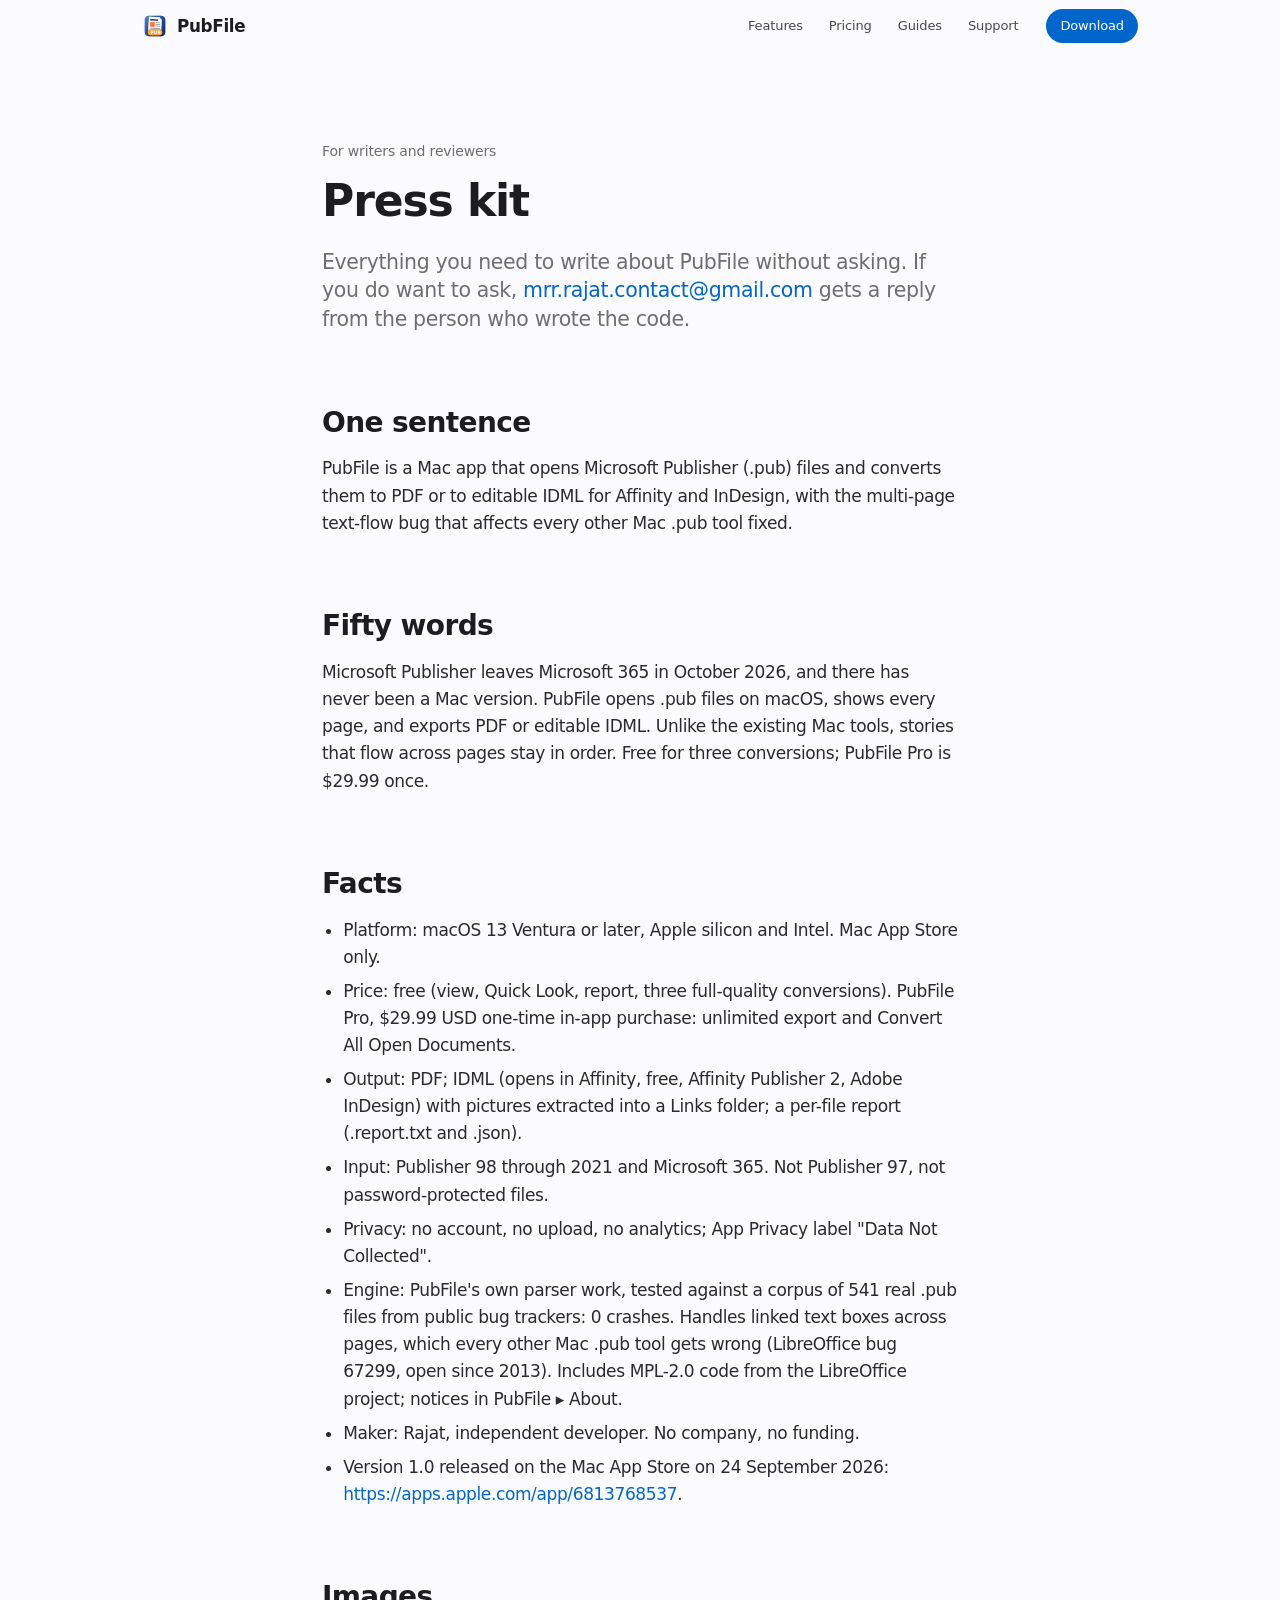
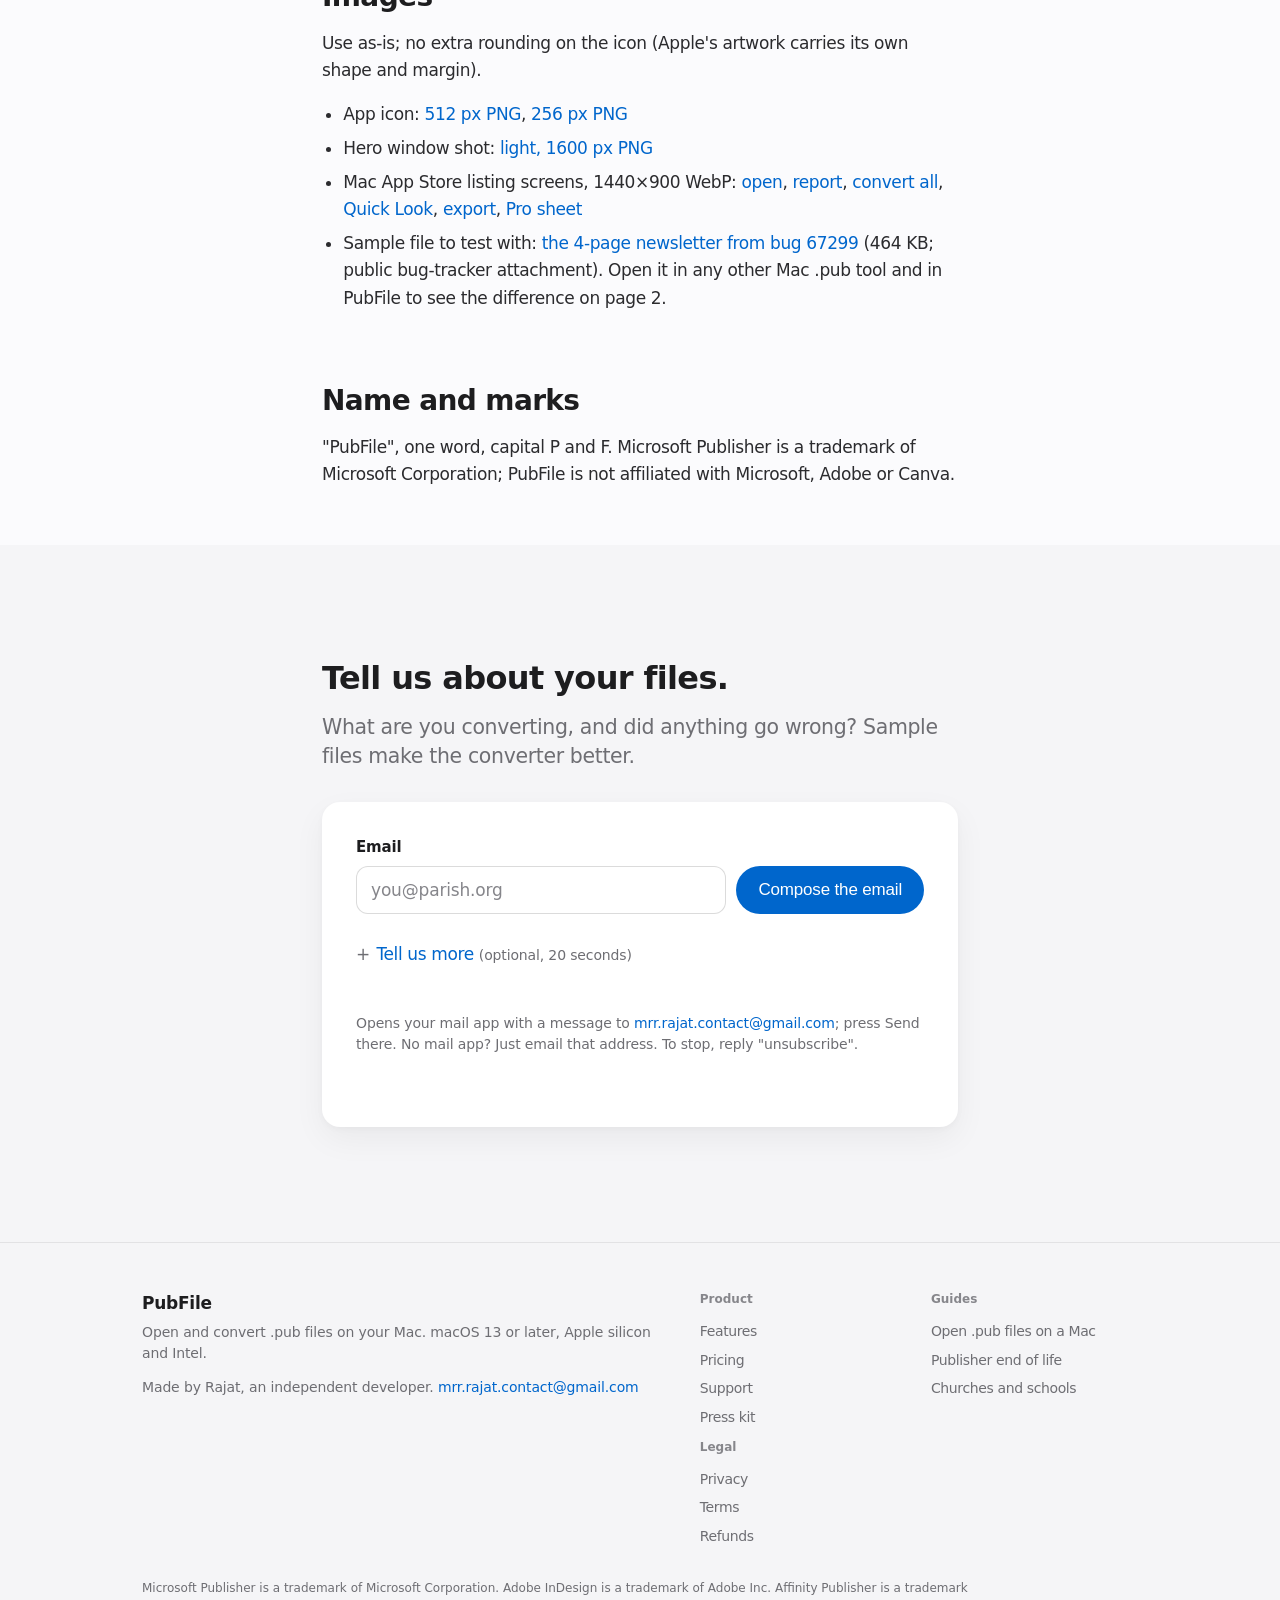
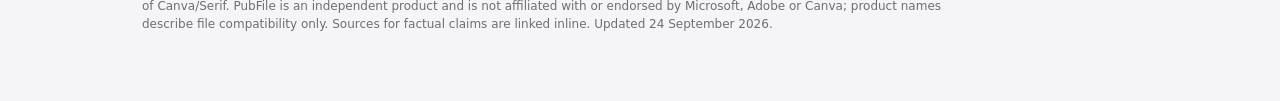
<file: press/index.html>
<!doctype html>
<html lang="en">
<head>
<meta charset="utf-8">
<meta name="viewport" content="width=device-width, initial-scale=1">
<script>document.documentElement.classList.add('js')</script>
<title>Press kit | PubFile</title>
<meta name="description" content="Icon, screenshots, descriptions and facts for writing about PubFile, the Mac app that opens and converts Microsoft Publisher .pub files.">
<link rel="canonical" href="https://pubfile-app.github.io/press/">
<meta name="theme-color" content="#fbfbfd">
<meta name="author" content="Rajat">
<meta name="google-site-verification" content="E4eFGpj3DkZxsYqSFtVgZzcANvRPirCoqncYKT2M6iA"><meta name="referrer" content="strict-origin-when-cross-origin">
<link rel="alternate" type="application/atom+xml" title="PubFile guides" href="/feed.xml">
<meta property="og:type" content="website">
<meta property="og:site_name" content="PubFile">
<meta property="og:title" content="PubFile press kit">
<meta property="og:description" content="Icon, screenshots, descriptions and facts for writing about PubFile, the Mac app that opens and converts Microsoft Publisher .pub files.">
<meta property="og:url" content="https://pubfile-app.github.io/press/">
<meta property="og:image" content="https://pubfile-app.github.io/og/press.png">
<meta property="og:image:width" content="1200">
<meta property="og:image:height" content="630">
<meta property="og:image:alt" content="PubFile press kit">
<meta property="og:locale" content="en_US">
<meta name="twitter:card" content="summary_large_image">
<meta name="twitter:title" content="PubFile press kit">
<meta name="twitter:description" content="Icon, screenshots, descriptions and facts for writing about PubFile, the Mac app that opens and converts Microsoft Publisher .pub files.">
<meta name="twitter:image" content="https://pubfile-app.github.io/og/press.png">
<link rel="icon" href="/favicon.ico" sizes="16x16 32x32 48x48">
<link rel="icon" href="/img/icon/app-icon-256.png" type="image/png" sizes="256x256">
<link rel="apple-touch-icon" href="/apple-touch-icon.png">
<link rel="stylesheet" href="/style.css?v=5900e579">
<script type="application/ld+json">{"@context": "https://schema.org", "@type": "BreadcrumbList", "itemListElement": [{"@type": "ListItem", "item": "https://pubfile-app.github.io/", "name": "PubFile", "position": 1}, {"@type": "ListItem", "item": "https://pubfile-app.github.io/press/", "name": "PubFile press kit", "position": 2}]}</script></head>
<body class="page-press">
<a class="skip" href="#main">Skip to content</a>

<header class="nav">
  <div class="nav-inner">
    <a class="brand" href="/" aria-label="PubFile home">
      <img src="/img/icon/app-icon-48.png" srcset="/img/icon/app-icon-48.png 1x, /img/icon/app-icon-128.png 2x" width="26" height="26" alt="">
      <span>PubFile</span>
    </a>
    <nav aria-label="Main">
      <details class="menu" open>
        <summary aria-label="Menu"><svg width="18" height="18" viewBox="0 0 18 18" fill="none" stroke="currentColor" stroke-width="1.8" stroke-linecap="round" aria-hidden="true"><path d="M2 5h14M2 9h14M2 13h14"/></svg></summary>
        <div class="menu-panel">
          <a href="/pub-to-idml-pdf-converter-mac/">Features</a>
          <a href="/#pricing">Pricing</a>
          <a href="/open-pub-files-on-mac/">Guides</a>
          <a href="/support/">Support</a>
        </div>
      </details>
    </nav>
<a class="pill pill-sm" href="https://apps.apple.com/app/6813768537" rel="noopener">Download</a>  </div>
</header>

<main id="main" tabindex="-1">
<article class="article">
  <header>
    <p class="t-caption">For writers and reviewers</p>
    <h1 class="t-headline">Press kit</h1>
    <p class="lede t-sub">Everything you need to write about PubFile without asking. If you do want to ask, <a href="mailto:mrr.rajat.contact@gmail.com">mrr.rajat.contact@gmail.com</a> gets a reply from the person who wrote the code.</p>
  </header>
  <div class="prose">

  <h2>One sentence</h2>
  <p>PubFile is a Mac app that opens Microsoft Publisher (.pub) files and converts them to PDF or to editable IDML for Affinity and InDesign, with the multi-page text-flow bug that affects every other Mac .pub tool fixed.</p>

  <h2>Fifty words</h2>
  <p>Microsoft Publisher leaves Microsoft 365 in October 2026, and there has never been a Mac version. PubFile opens .pub files on macOS, shows every page, and exports PDF or editable IDML. Unlike the existing Mac tools, stories that flow across pages stay in order. Free for three conversions; PubFile Pro is $29.99 once.</p>

  <h2>Facts</h2>
  <ul>
    <li>Platform: macOS 13 Ventura or later, Apple silicon and Intel. Mac App Store only.</li>
    <li>Price: free (view, Quick Look, report, three full-quality conversions). PubFile Pro, $29.99 USD one-time in-app purchase: unlimited export and Convert All Open Documents.</li>
    <li>Output: PDF; IDML (opens in Affinity, free, Affinity Publisher 2, Adobe InDesign) with pictures extracted into a Links folder; a per-file report (.report.txt and .json).</li>
    <li>Input: Publisher 98 through 2021 and Microsoft 365. Not Publisher 97, not password-protected files.</li>
    <li>Privacy: no account, no upload, no analytics; App Privacy label "Data Not Collected".</li>
    <li>Engine: PubFile's own parser work, tested against a corpus of 541 real .pub files from public bug trackers: 0 crashes. Handles linked text boxes across pages, which every other Mac .pub tool gets wrong (LibreOffice bug 67299, open since 2013). Includes MPL-2.0 code from the LibreOffice project; notices in PubFile ▸ About.</li>
    <li>Maker: Rajat, independent developer. No company, no funding.</li>
    <li>Version 1.0 released on the Mac App Store on 24 September 2026: <a href="https://apps.apple.com/app/6813768537" rel="noopener">https://apps.apple.com/app/6813768537</a>.</li>
  </ul>

  <h2>Images</h2>
  <p>Use as-is; no extra rounding on the icon (Apple's artwork carries its own shape and margin).</p>
  <ul>
    <li>App icon: <a href="/img/icon/app-icon-512.png">512 px PNG</a>, <a href="/img/icon/app-icon-256.png">256 px PNG</a></li>
    <li>Hero window shot: <a href="/img/hero-light.png">light, 1600 px PNG</a></li>
    <li>Mac App Store listing screens, 1440×900 WebP: <a href="/img/store/01-open.webp">open</a>, <a href="/img/store/04-report.webp">report</a>, <a href="/img/store/05-batch.webp">convert all</a>, <a href="/img/store/06-quicklook.webp">Quick Look</a>, <a href="/img/store/07-export.webp">export</a>, <a href="/img/store/08-pro.webp">Pro sheet</a></li>
    <li>Sample file to test with: <a href="/samples/newsletter-4-pages.pub">the 4-page newsletter from bug 67299</a> (464 KB; public bug-tracker attachment). Open it in any other Mac .pub tool and in PubFile to see the difference on page 2.</li>
  </ul>

  <h2>Name and marks</h2>
  <p>"PubFile", one word, capital P and F. Microsoft Publisher is a trademark of Microsoft Corporation; PubFile is not affiliated with Microsoft, Adobe or Canva.</p>
  </div>
</article>

<section class="band interest-band" id="interest" aria-labelledby="interest-h">
  <div class="wrap-narrow">
    <h2 class="t-title" id="interest-h">Tell us about your files.</h2>
    <p class="t-sub">What are you converting, and did anything go wrong? Sample files make the converter better.</p>
<form class="interest" id="interest-form"
action="mailto:mrr.rajat.contact@gmail.com" method="post" enctype="text/plain" data-mailto="mrr.rajat.contact@gmail.com">
  <input type="hidden" name="_subject" value="PubFile interest: press">
  <input type="hidden" name="page" value="/press/">
  <input type="text" name="_gotcha" class="visually-hidden" tabindex="-1" autocomplete="off" aria-hidden="true">

  <div class="form-row">
    <div class="field">
      <label for="f-email">Email</label>
      <input id="f-email" type="email" name="email" required autocomplete="email" placeholder="you@parish.org">
    </div>
    <button type="submit" class="pill">Compose the email</button>
  </div>

  <details class="more">
    <summary>Tell us more <span class="t-caption">(optional, 20 seconds)</span></summary>
    <fieldset class="field">
      <legend>Roughly how many .pub files?</legend>
      <div class="seg" role="radiogroup">
        <label><input type="radio" name="files" value="1-10"><span>1 to 10</span></label>
        <label><input type="radio" name="files" value="10-100"><span>10 to 100</span></label>
        <label><input type="radio" name="files" value="100-1000"><span>100 to 1,000</span></label>
        <label><input type="radio" name="files" value="1000+"><span>More</span></label>
      </div>
    </fieldset>

    <fieldset class="field">
      <legend>What do you need most?</legend>
      <div class="checks">
        <label><input type="checkbox" name="need" value="pdf"><span>PDF copies to keep</span></label>
        <label><input type="checkbox" name="need" value="editable"><span>Files I can keep editing (in Affinity or InDesign)</span></label>
        <label><input type="checkbox" name="need" value="multipage"><span>Multi-page newsletters that come out right</span></label>
        <label><input type="checkbox" name="need" value="batch"><span>Converting many files at once</span></label>
      </div>
    </fieldset>

    <div class="field">
      <label for="f-note">Anything else</label>
      <textarea id="f-note" name="note" rows="3" placeholder="Publisher version, the kind of documents, a deadline..."></textarea>
    </div>
  </details>

  <div class="form-actions">
    <p class="t-caption form-help">
Opens your mail app with a message to <a href="mailto:mrr.rajat.contact@gmail.com">mrr.rajat.contact@gmail.com</a>; press Send there. No mail app? Just email that address.      To stop, reply "unsubscribe".
    </p>
  </div>
  <p class="form-status" role="status" aria-live="polite"></p>
</form>  </div>
</section>
</main>

<footer class="footer">
  <div class="wrap">
    <div class="footer-grid">
      <div>
        <p class="footer-brand">PubFile</p>
        <p class="t-caption">Open and convert .pub files on your Mac. macOS 13 or later, Apple silicon and Intel.</p>
        <p class="t-caption">Made by Rajat, an independent developer. <a href="mailto:mrr.rajat.contact@gmail.com">mrr.rajat.contact@gmail.com</a></p>
      </div>
      <nav aria-label="Footer" class="footer-cols">
        <div>
          <p class="footer-h">Product</p>
          <a href="/pub-to-idml-pdf-converter-mac/">Features</a>
          <a href="/#pricing">Pricing</a>
          <a href="/support/">Support</a>
          <a href="/press/">Press kit</a>
        </div>
        <div>
          <p class="footer-h">Guides</p>
          <a href="/open-pub-files-on-mac/">Open .pub files on a Mac</a>
          <a href="/publisher-end-of-life-2026/">Publisher end of life</a>
          <a href="/publisher-alternatives-churches-schools/">Churches and schools</a>
        </div>
        <div>
          <p class="footer-h">Legal</p>
          <a href="/privacy/">Privacy</a>
          <a href="/terms/">Terms</a>
          <a href="/refunds/">Refunds</a>
        </div>
      </nav>
    </div>
    <p class="t-legal">Microsoft Publisher is a trademark of Microsoft Corporation. Adobe InDesign is a trademark of Adobe Inc. Affinity Publisher is a trademark of Canva/Serif. PubFile is an independent product and is not affiliated with or endorsed by Microsoft, Adobe or Canva; product names describe file compatibility only. Sources for factual claims are linked inline. Updated <time datetime="2026-09-24">24 September 2026</time>.</p>
  </div>
</footer>
<script src="/site.js?v=5900e579" defer></script>
</body>
</html>
</file>
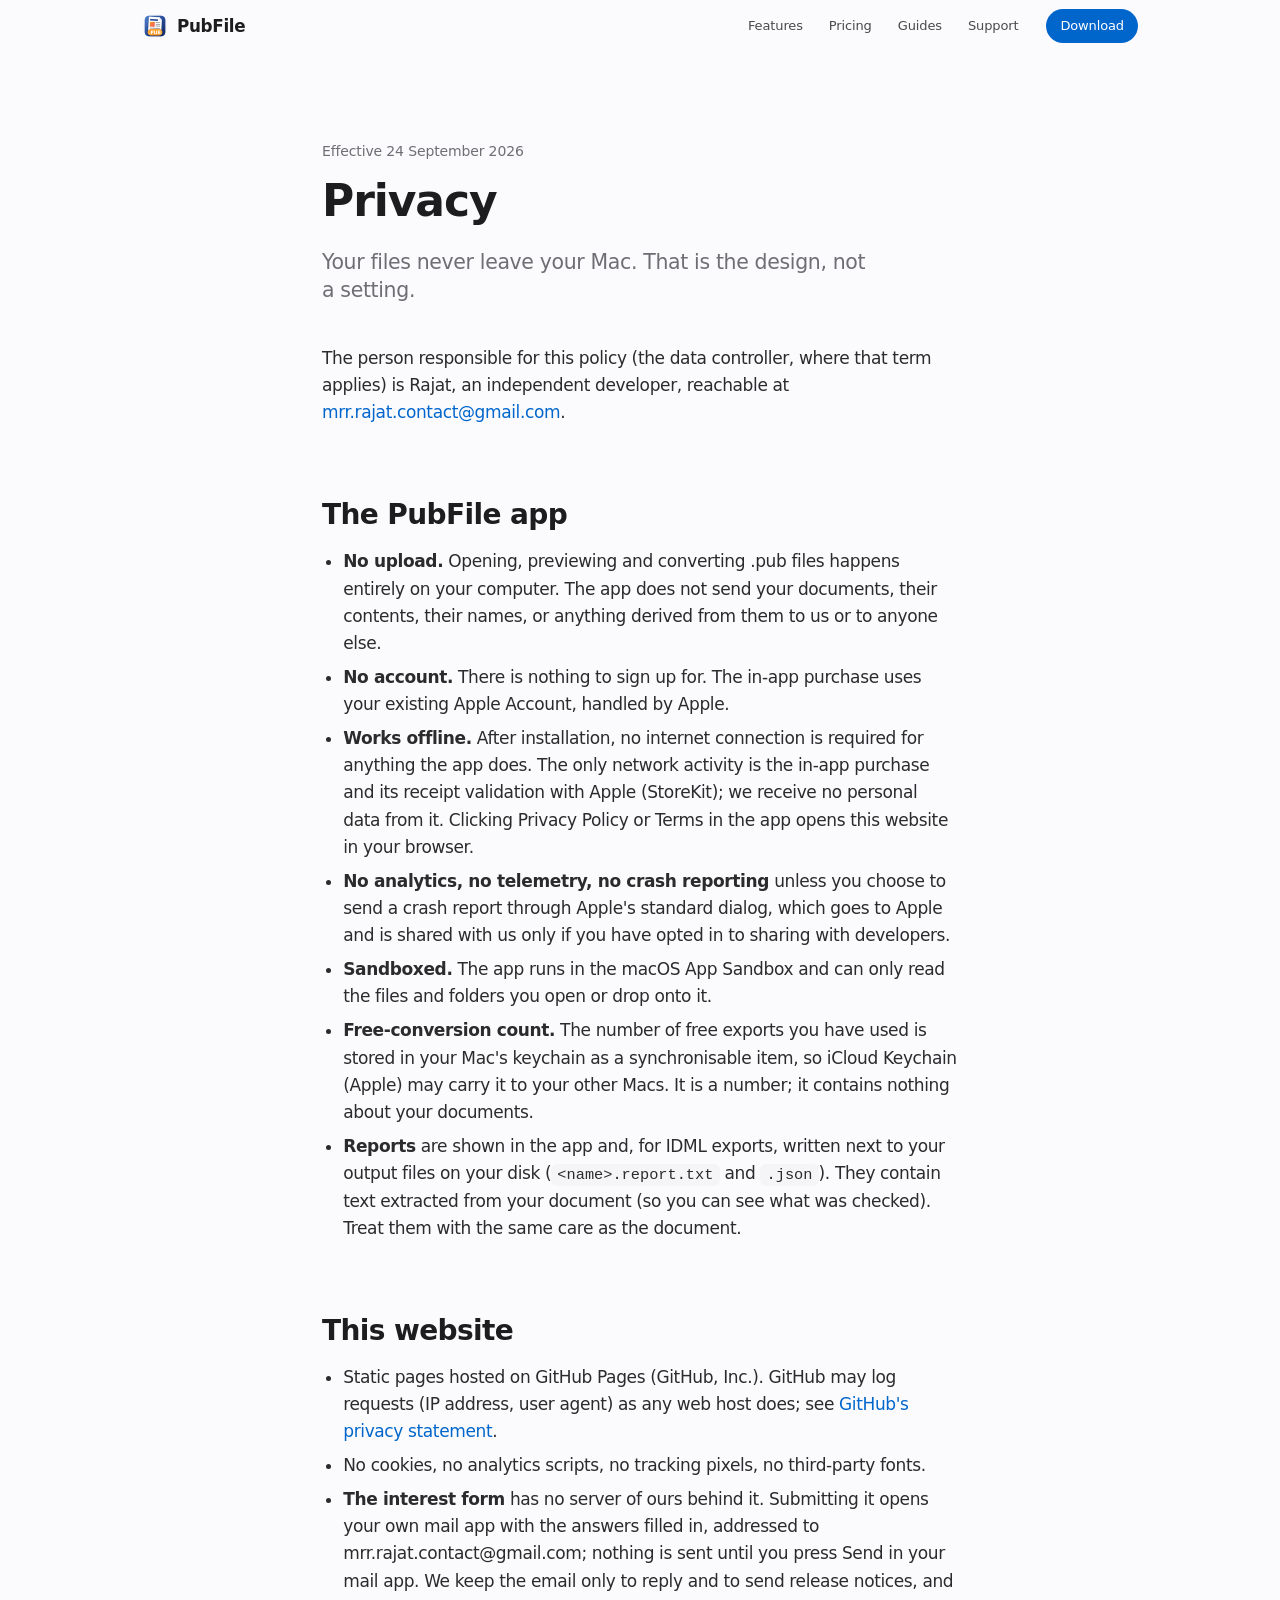
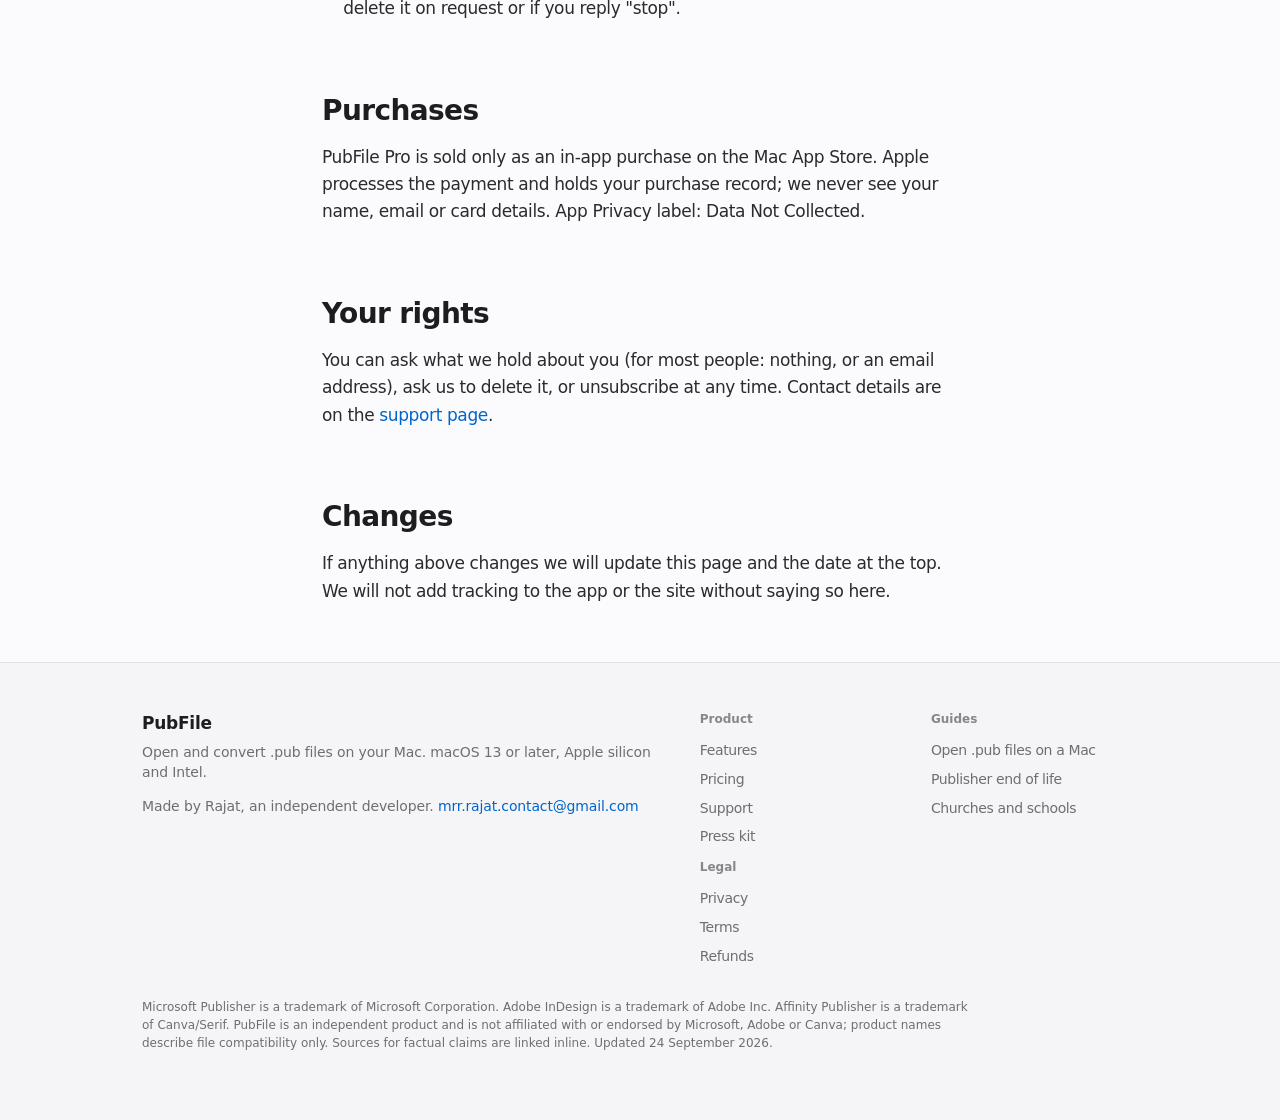
<file: privacy/index.html>
<!doctype html>
<html lang="en">
<head>
<meta charset="utf-8">
<meta name="viewport" content="width=device-width, initial-scale=1">
<script>document.documentElement.classList.add('js')</script>
<title>Privacy | PubFile</title>
<meta name="description" content="PubFile converts your files on your Mac. Nothing is uploaded. What the app and this website do and do not collect.">
<link rel="canonical" href="https://pubfile-app.github.io/privacy/">
<meta name="theme-color" content="#fbfbfd">
<meta name="author" content="Rajat">
<meta name="google-site-verification" content="E4eFGpj3DkZxsYqSFtVgZzcANvRPirCoqncYKT2M6iA"><meta name="referrer" content="strict-origin-when-cross-origin">
<link rel="alternate" type="application/atom+xml" title="PubFile guides" href="/feed.xml">
<meta property="og:type" content="website">
<meta property="og:site_name" content="PubFile">
<meta property="og:title" content="PubFile privacy policy">
<meta property="og:description" content="PubFile converts your files on your Mac. Nothing is uploaded. What the app and this website do and do not collect.">
<meta property="og:url" content="https://pubfile-app.github.io/privacy/">
<meta property="og:image" content="https://pubfile-app.github.io/og/privacy.png">
<meta property="og:image:width" content="1200">
<meta property="og:image:height" content="630">
<meta property="og:image:alt" content="PubFile privacy policy">
<meta property="og:locale" content="en_US">
<meta name="twitter:card" content="summary_large_image">
<meta name="twitter:title" content="PubFile privacy policy">
<meta name="twitter:description" content="PubFile converts your files on your Mac. Nothing is uploaded. What the app and this website do and do not collect.">
<meta name="twitter:image" content="https://pubfile-app.github.io/og/privacy.png">
<link rel="icon" href="/favicon.ico" sizes="16x16 32x32 48x48">
<link rel="icon" href="/img/icon/app-icon-256.png" type="image/png" sizes="256x256">
<link rel="apple-touch-icon" href="/apple-touch-icon.png">
<link rel="stylesheet" href="/style.css?v=5900e579">
<script type="application/ld+json">{"@context": "https://schema.org", "@type": "BreadcrumbList", "itemListElement": [{"@type": "ListItem", "item": "https://pubfile-app.github.io/", "name": "PubFile", "position": 1}, {"@type": "ListItem", "item": "https://pubfile-app.github.io/privacy/", "name": "PubFile privacy policy", "position": 2}]}</script></head>
<body class="page-privacy">
<a class="skip" href="#main">Skip to content</a>

<header class="nav">
  <div class="nav-inner">
    <a class="brand" href="/" aria-label="PubFile home">
      <img src="/img/icon/app-icon-48.png" srcset="/img/icon/app-icon-48.png 1x, /img/icon/app-icon-128.png 2x" width="26" height="26" alt="">
      <span>PubFile</span>
    </a>
    <nav aria-label="Main">
      <details class="menu" open>
        <summary aria-label="Menu"><svg width="18" height="18" viewBox="0 0 18 18" fill="none" stroke="currentColor" stroke-width="1.8" stroke-linecap="round" aria-hidden="true"><path d="M2 5h14M2 9h14M2 13h14"/></svg></summary>
        <div class="menu-panel">
          <a href="/pub-to-idml-pdf-converter-mac/">Features</a>
          <a href="/#pricing">Pricing</a>
          <a href="/open-pub-files-on-mac/">Guides</a>
          <a href="/support/">Support</a>
        </div>
      </details>
    </nav>
<a class="pill pill-sm" href="https://apps.apple.com/app/6813768537" rel="noopener">Download</a>  </div>
</header>

<main id="main" tabindex="-1">
<article class="article">
  <header>
    <p class="t-caption">Effective <time datetime="2026-09-24">24 September 2026</time></p>
    <h1 class="t-headline">Privacy</h1>
    <p class="lede t-sub">Your files never leave your Mac. That is the design, not a setting.</p>
  </header>
  <div class="prose">
  <p>The person responsible for this policy (the data controller, where that term applies) is Rajat, an independent developer, reachable at <a href="mailto:mrr.rajat.contact@gmail.com">mrr.rajat.contact@gmail.com</a>.</p>

  <h2>The PubFile app</h2>
  <ul>
    <li><strong>No upload.</strong> Opening, previewing and converting .pub files happens entirely on your computer. The app does not send your documents, their contents, their names, or anything derived from them to us or to anyone else.</li>
    <li><strong>No account.</strong> There is nothing to sign up for. The in-app purchase uses your existing Apple Account, handled by Apple.</li>
    <li><strong>Works offline.</strong> After installation, no internet connection is required for anything the app does. The only network activity is the in-app purchase and its receipt validation with Apple (StoreKit); we receive no personal data from it. Clicking Privacy Policy or Terms in the app opens this website in your browser.</li>
    <li><strong>No analytics, no telemetry, no crash reporting</strong> unless you choose to send a crash report through Apple's standard dialog, which goes to Apple and is shared with us only if you have opted in to sharing with developers.</li>
    <li><strong>Sandboxed.</strong> The app runs in the macOS App Sandbox and can only read the files and folders you open or drop onto it.</li>
    <li><strong>Free-conversion count.</strong> The number of free exports you have used is stored in your Mac's keychain as a synchronisable item, so iCloud Keychain (Apple) may carry it to your other Macs. It is a number; it contains nothing about your documents.</li>
    <li><strong>Reports</strong> are shown in the app and, for IDML exports, written next to your output files on your disk (<code>&lt;name&gt;.report.txt</code> and <code>.json</code>). They contain text extracted from your document (so you can see what was checked). Treat them with the same care as the document.</li>
  </ul>

  <h2>This website</h2>
  <ul>
    <li>Static pages hosted on GitHub Pages (GitHub, Inc.). GitHub may log requests (IP address, user agent) as any web host does; see <a href="https://docs.github.com/en/site-policy/privacy-policies/github-general-privacy-statement" rel="noopener">GitHub's privacy statement</a>.</li>
    <li>No cookies, no analytics scripts, no tracking pixels, no third-party fonts.</li>
    <li><strong>The interest form</strong> has no server of ours behind it. Submitting it opens your own mail app with the answers filled in, addressed to mrr.rajat.contact@gmail.com; nothing is sent until you press Send in your mail app. We keep the email only to reply and to send release notices, and delete it on request or if you reply "stop".</li>
  </ul>

  <h2>Purchases</h2>
  <p>PubFile Pro is sold only as an in-app purchase on the Mac App Store. Apple processes the payment and holds your purchase record; we never see your name, email or card details. App Privacy label: Data Not Collected.</p>

  <h2>Your rights</h2>
  <p>You can ask what we hold about you (for most people: nothing, or an email address), ask us to delete it, or unsubscribe at any time. Contact details are on the <a href="/support/">support page</a>.</p>

  <h2>Changes</h2>
  <p>If anything above changes we will update this page and the date at the top. We will not add tracking to the app or the site without saying so here.</p>
  </div>
</article>

</main>

<footer class="footer">
  <div class="wrap">
    <div class="footer-grid">
      <div>
        <p class="footer-brand">PubFile</p>
        <p class="t-caption">Open and convert .pub files on your Mac. macOS 13 or later, Apple silicon and Intel.</p>
        <p class="t-caption">Made by Rajat, an independent developer. <a href="mailto:mrr.rajat.contact@gmail.com">mrr.rajat.contact@gmail.com</a></p>
      </div>
      <nav aria-label="Footer" class="footer-cols">
        <div>
          <p class="footer-h">Product</p>
          <a href="/pub-to-idml-pdf-converter-mac/">Features</a>
          <a href="/#pricing">Pricing</a>
          <a href="/support/">Support</a>
          <a href="/press/">Press kit</a>
        </div>
        <div>
          <p class="footer-h">Guides</p>
          <a href="/open-pub-files-on-mac/">Open .pub files on a Mac</a>
          <a href="/publisher-end-of-life-2026/">Publisher end of life</a>
          <a href="/publisher-alternatives-churches-schools/">Churches and schools</a>
        </div>
        <div>
          <p class="footer-h">Legal</p>
          <a href="/privacy/">Privacy</a>
          <a href="/terms/">Terms</a>
          <a href="/refunds/">Refunds</a>
        </div>
      </nav>
    </div>
    <p class="t-legal">Microsoft Publisher is a trademark of Microsoft Corporation. Adobe InDesign is a trademark of Adobe Inc. Affinity Publisher is a trademark of Canva/Serif. PubFile is an independent product and is not affiliated with or endorsed by Microsoft, Adobe or Canva; product names describe file compatibility only. Sources for factual claims are linked inline. Updated <time datetime="2026-09-24">24 September 2026</time>.</p>
  </div>
</footer>
<script src="/site.js?v=5900e579" defer></script>
</body>
</html>
</file>
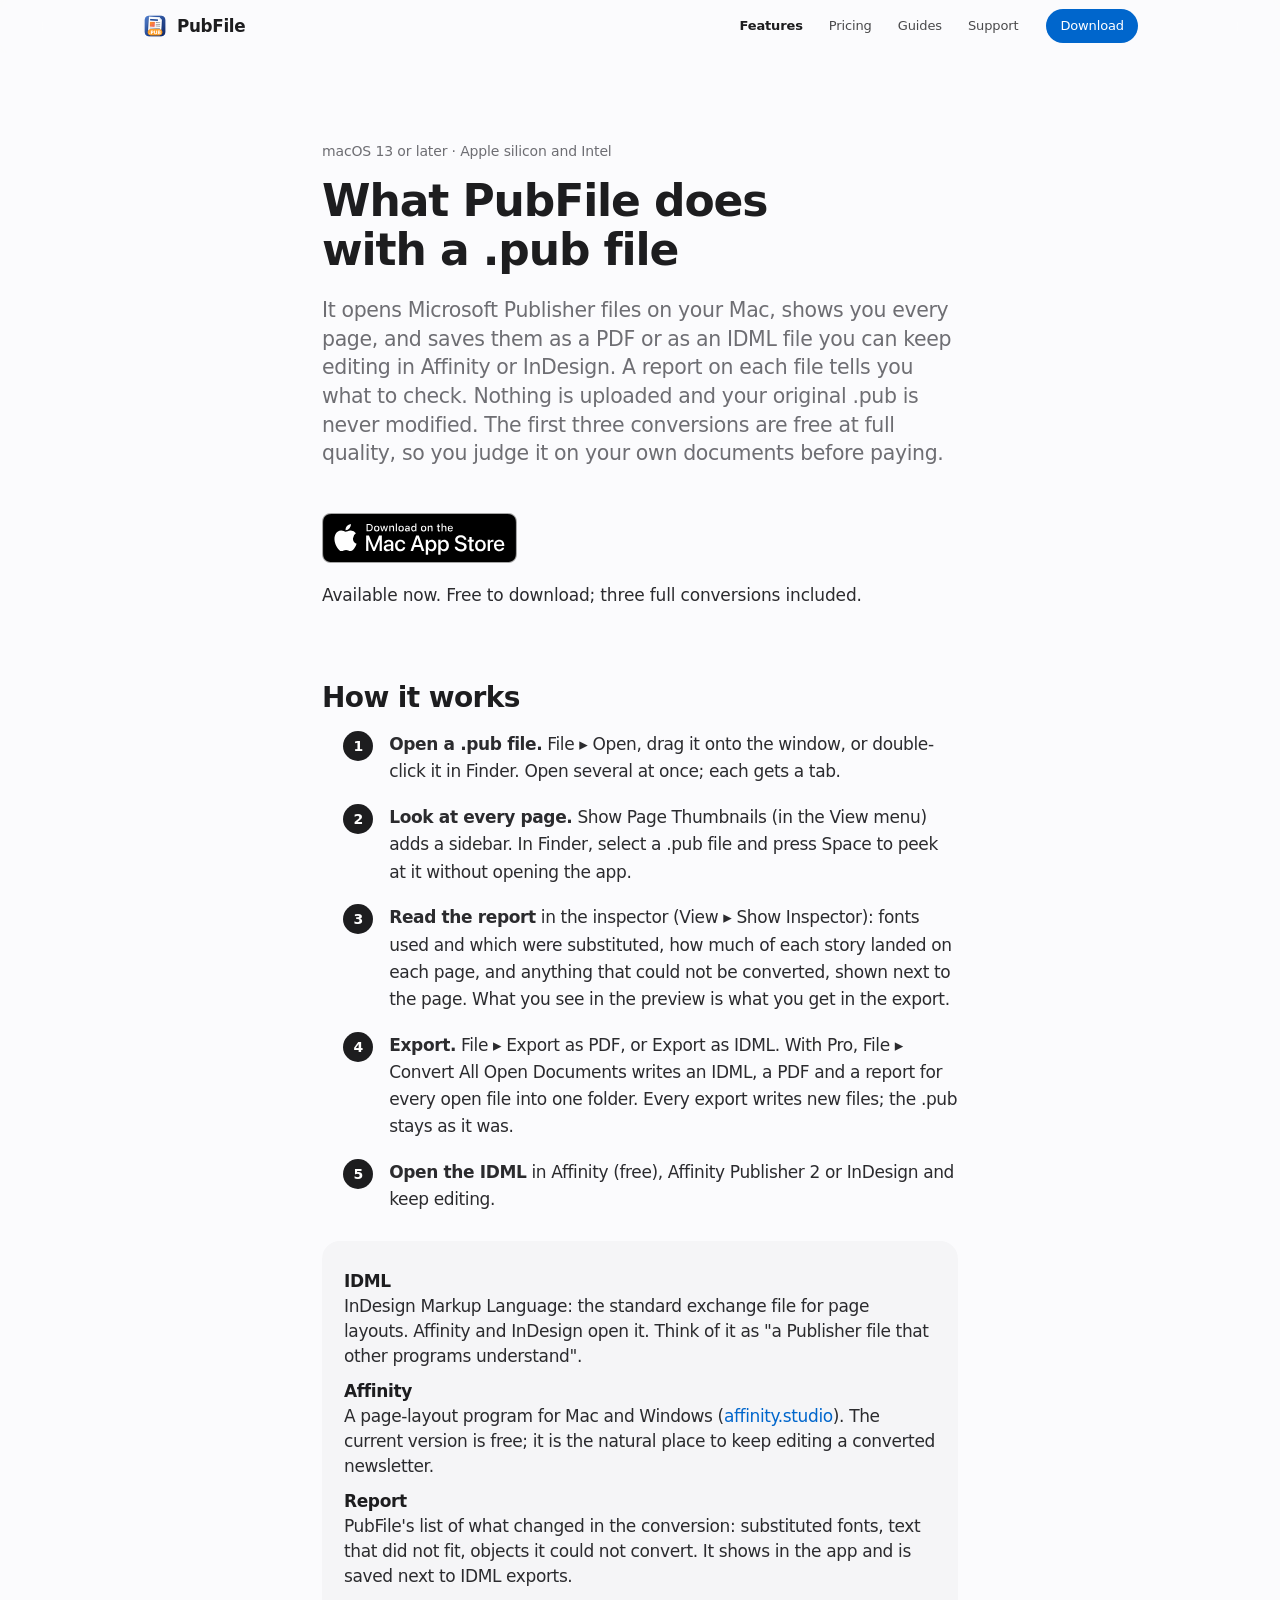
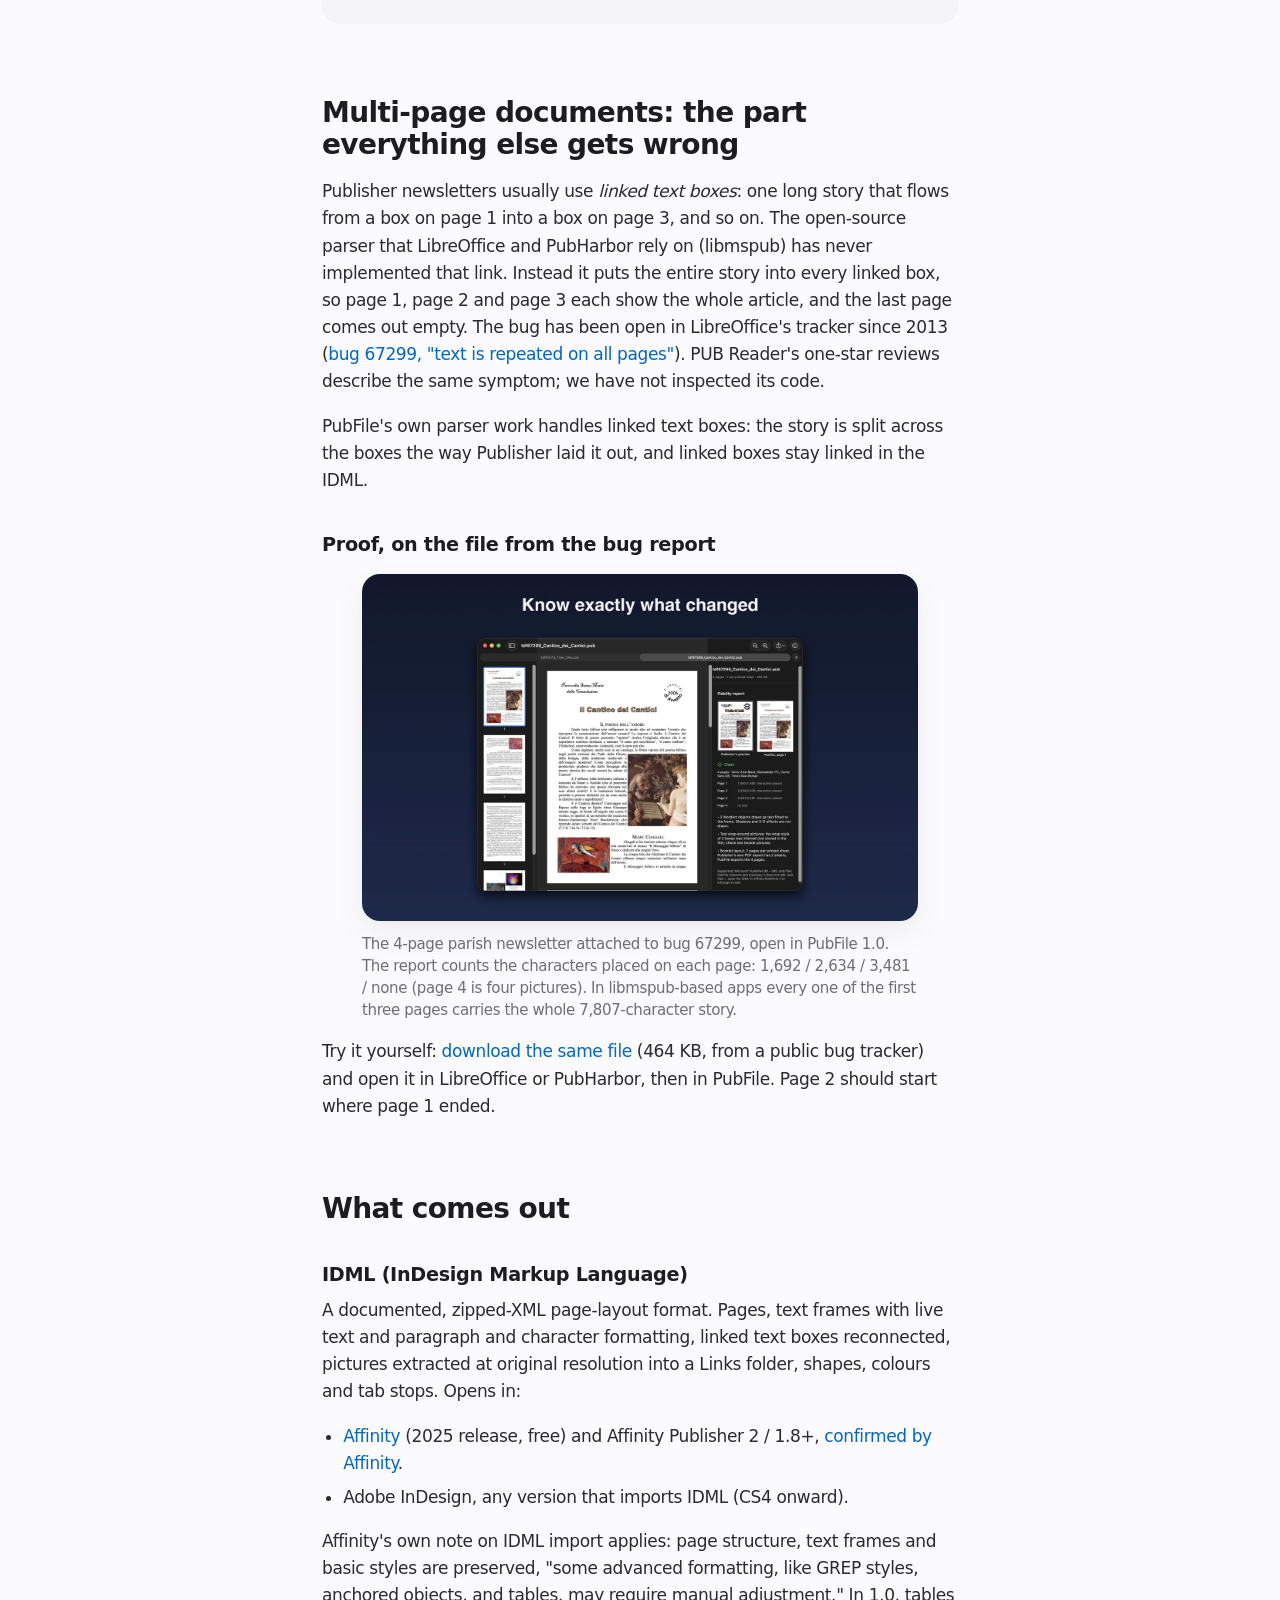
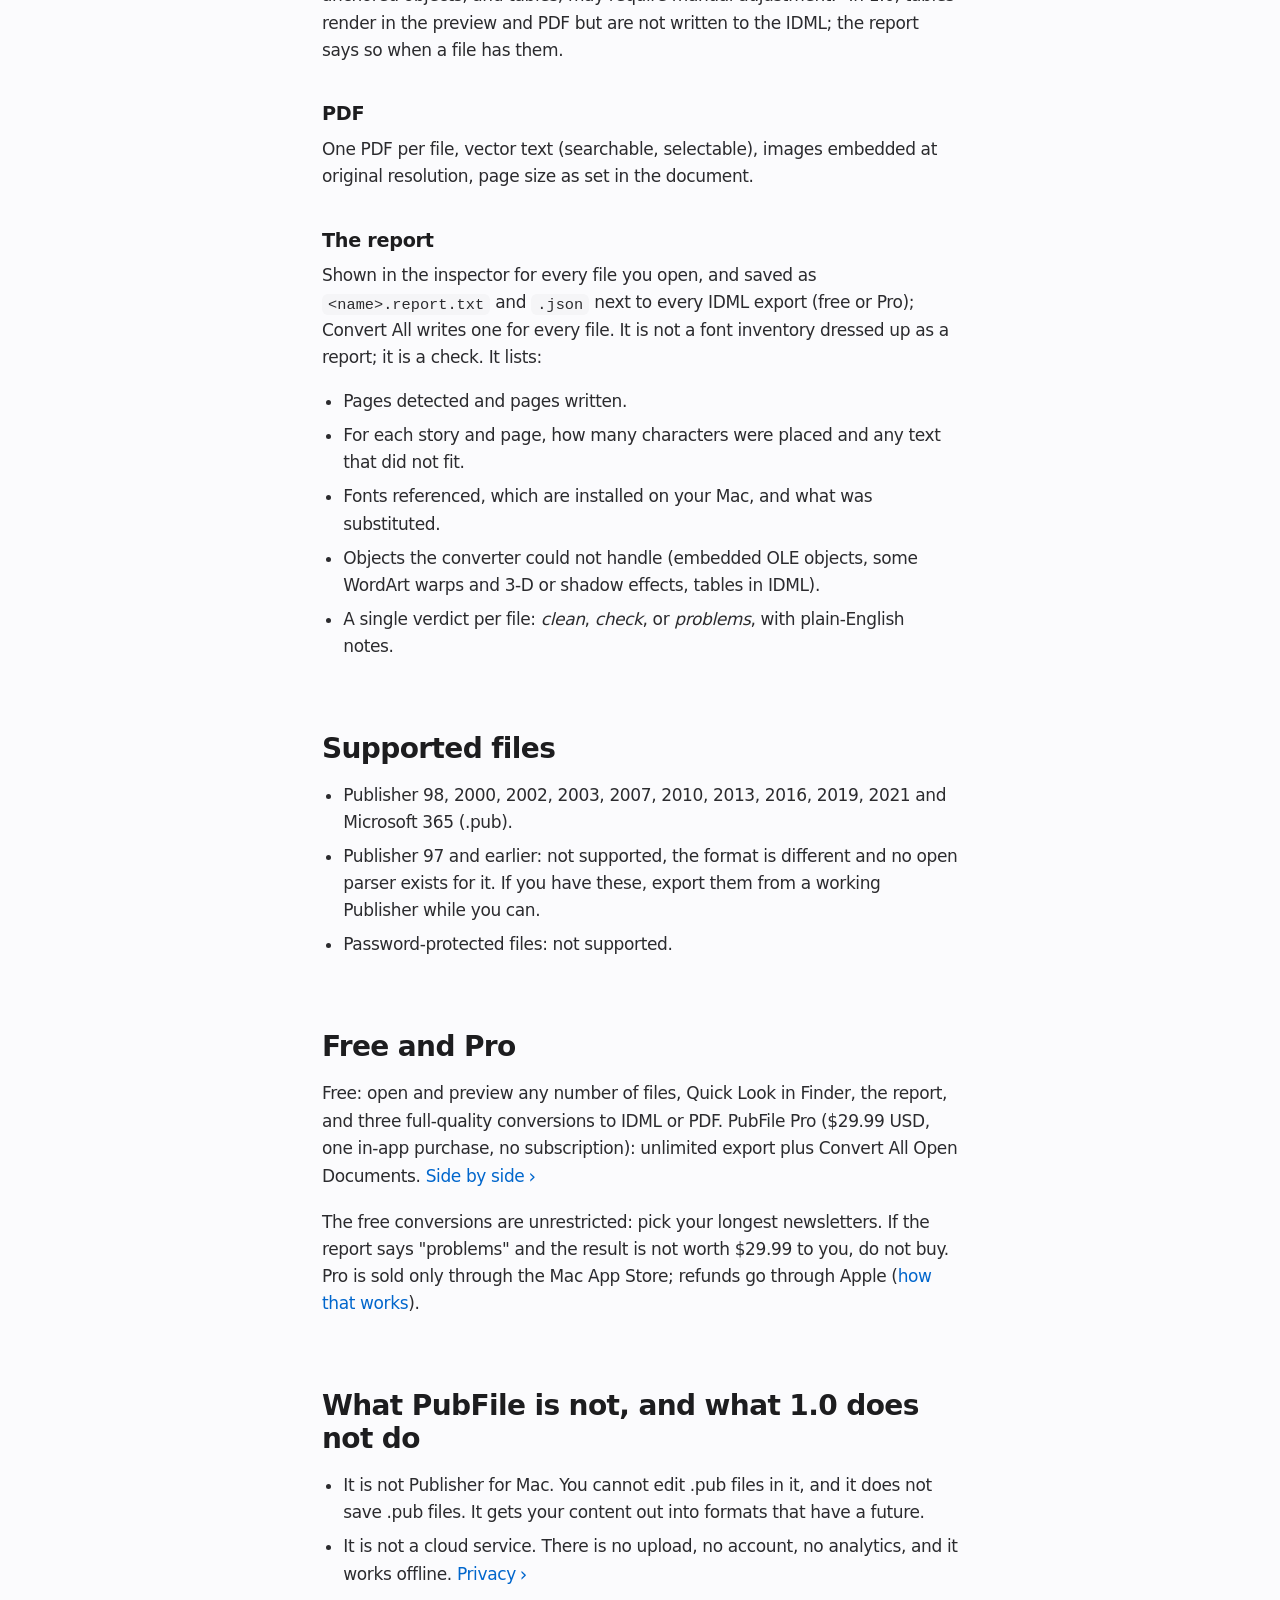
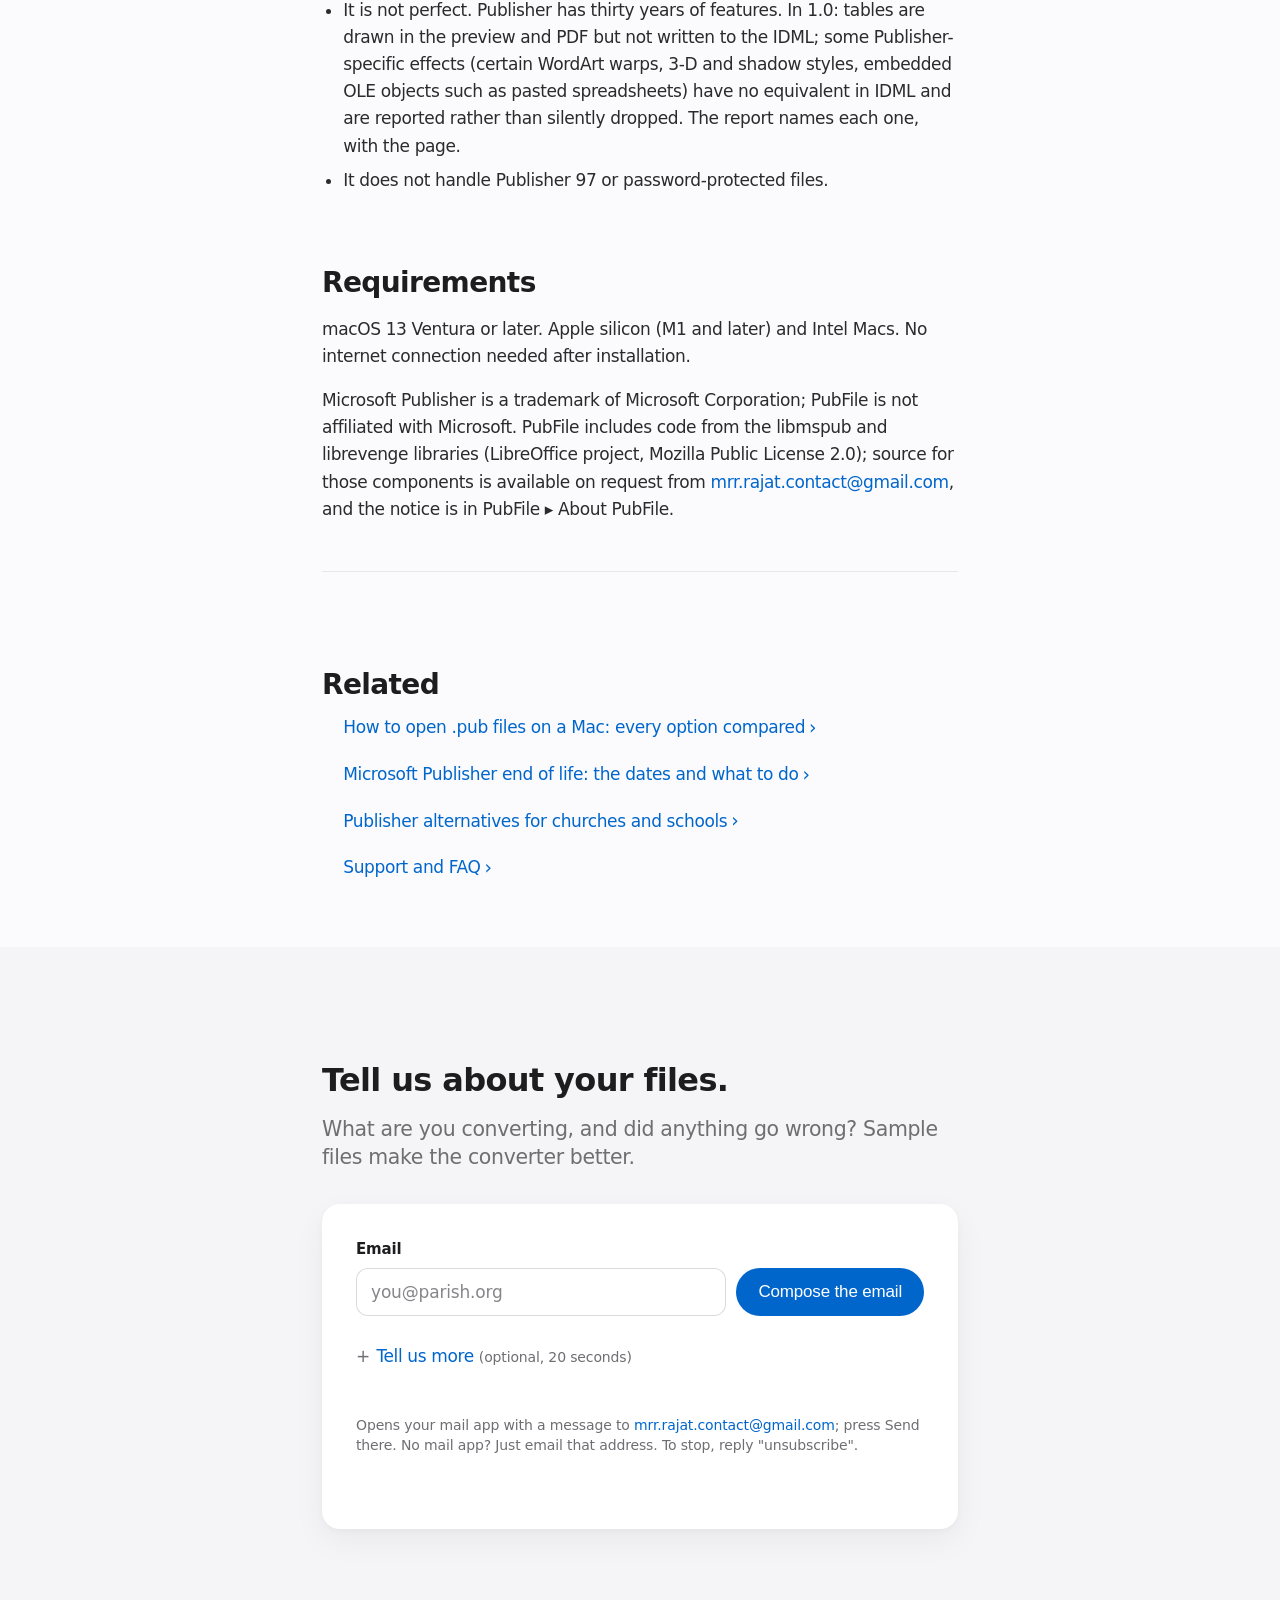
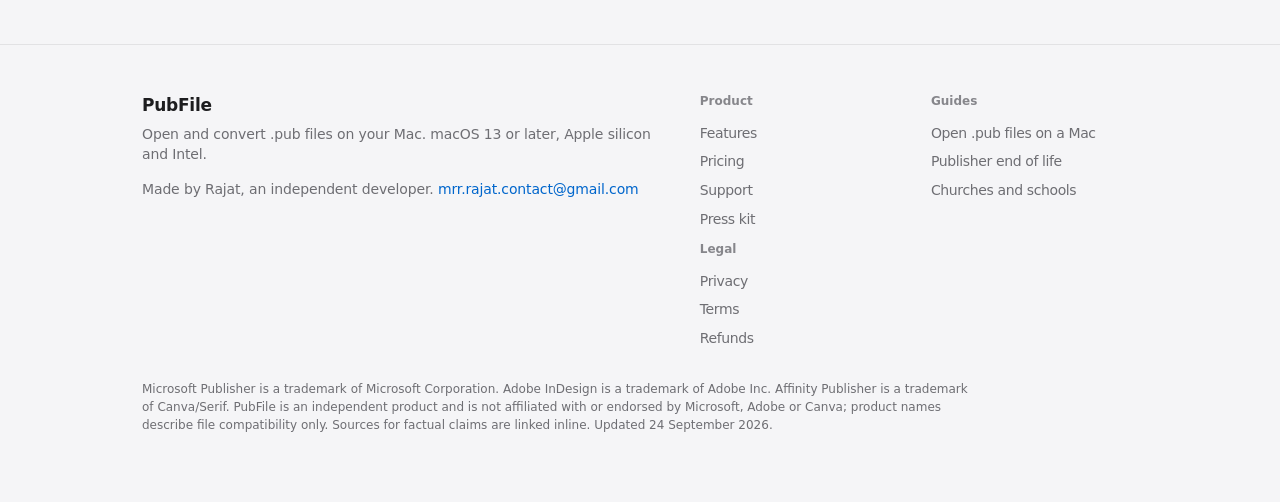
<file: pub-to-idml-pdf-converter-mac/index.html>
<!doctype html>
<html lang="en">
<head>
<meta charset="utf-8">
<meta name="viewport" content="width=device-width, initial-scale=1">
<script>document.documentElement.classList.add('js')</script>
<title>Convert .pub files to PDF or IDML on a Mac: how PubFile works</title>
<meta name="description" content="How PubFile converts a Publisher .pub file on a Mac: preview every page, export PDF or editable IDML for Affinity and InDesign, and read the report. Three conversions free.">
<link rel="canonical" href="https://pubfile-app.github.io/pub-to-idml-pdf-converter-mac/">
<meta name="theme-color" content="#fbfbfd">
<meta name="author" content="Rajat">
<meta name="google-site-verification" content="E4eFGpj3DkZxsYqSFtVgZzcANvRPirCoqncYKT2M6iA"><meta name="referrer" content="strict-origin-when-cross-origin">
<link rel="alternate" type="application/atom+xml" title="PubFile guides" href="/feed.xml">
<meta property="og:type" content="website">
<meta property="og:site_name" content="PubFile">
<meta property="og:title" content="How PubFile converts .pub files on a Mac">
<meta property="og:description" content="How PubFile converts a Publisher .pub file on a Mac: preview every page, export PDF or editable IDML for Affinity and InDesign, and read the report. Three conversions free.">
<meta property="og:url" content="https://pubfile-app.github.io/pub-to-idml-pdf-converter-mac/">
<meta property="og:image" content="https://pubfile-app.github.io/og/pub-to-idml-pdf-converter-mac.png">
<meta property="og:image:width" content="1200">
<meta property="og:image:height" content="630">
<meta property="og:image:alt" content="How PubFile converts .pub files on a Mac">
<meta property="og:locale" content="en_US">
<meta name="twitter:card" content="summary_large_image">
<meta name="twitter:title" content="How PubFile converts .pub files on a Mac">
<meta name="twitter:description" content="How PubFile converts a Publisher .pub file on a Mac: preview every page, export PDF or editable IDML for Affinity and InDesign, and read the report. Three conversions free.">
<meta name="twitter:image" content="https://pubfile-app.github.io/og/pub-to-idml-pdf-converter-mac.png">
<link rel="icon" href="/favicon.ico" sizes="16x16 32x32 48x48">
<link rel="icon" href="/img/icon/app-icon-256.png" type="image/png" sizes="256x256">
<link rel="apple-touch-icon" href="/apple-touch-icon.png">
<link rel="stylesheet" href="/style.css?v=5900e579">
<script type="application/ld+json">{"@context": "https://schema.org", "@type": "BreadcrumbList", "itemListElement": [{"@type": "ListItem", "item": "https://pubfile-app.github.io/", "name": "PubFile", "position": 1}, {"@type": "ListItem", "item": "https://pubfile-app.github.io/pub-to-idml-pdf-converter-mac/", "name": "How PubFile converts .pub files on a Mac", "position": 2}]}</script></head>
<body class="page-pub-to-idml-pdf-converter-mac">
<a class="skip" href="#main">Skip to content</a>

<header class="nav">
  <div class="nav-inner">
    <a class="brand" href="/" aria-label="PubFile home">
      <img src="/img/icon/app-icon-48.png" srcset="/img/icon/app-icon-48.png 1x, /img/icon/app-icon-128.png 2x" width="26" height="26" alt="">
      <span>PubFile</span>
    </a>
    <nav aria-label="Main">
      <details class="menu" open>
        <summary aria-label="Menu"><svg width="18" height="18" viewBox="0 0 18 18" fill="none" stroke="currentColor" stroke-width="1.8" stroke-linecap="round" aria-hidden="true"><path d="M2 5h14M2 9h14M2 13h14"/></svg></summary>
        <div class="menu-panel">
          <a href="/pub-to-idml-pdf-converter-mac/" aria-current="page">Features</a>
          <a href="/#pricing">Pricing</a>
          <a href="/open-pub-files-on-mac/">Guides</a>
          <a href="/support/">Support</a>
        </div>
      </details>
    </nav>
<a class="pill pill-sm" href="https://apps.apple.com/app/6813768537" rel="noopener">Download</a>  </div>
</header>

<main id="main" tabindex="-1">
<article class="article">
  <header>
    <p class="t-caption">macOS 13 or later · Apple silicon and Intel</p>
    <h1 class="t-headline">What PubFile does with a .pub file</h1>
    <p class="lede t-sub">It opens Microsoft Publisher files on your Mac, shows you every page, and saves them as a PDF or as an IDML file you can keep editing in Affinity or InDesign. A report on each file tells you what to check. Nothing is uploaded and your original .pub is never modified. The first three conversions are free at full quality, so you judge it on your own documents before paying.</p>
  </header>
  <div class="prose">

  <div class="cta-row">
<a class="mas-badge" href="https://apps.apple.com/app/6813768537" rel="noopener" aria-label="Download PubFile on the Mac App Store">
  <img src="/mac-app-store-badge.svg" alt="Download on the Mac App Store" width="196" height="50">
</a>
<p class="t-caption">Available now. Free to download; three full conversions included.</p>  </div>

  <h2>How it works</h2>
  <ol class="steps">
    <li><strong>Open a .pub file.</strong> File ▸ Open, drag it onto the window, or double-click it in Finder. Open several at once; each gets a tab.</li>
    <li><strong>Look at every page.</strong> Show Page Thumbnails (in the View menu) adds a sidebar. In Finder, select a .pub file and press Space to peek at it without opening the app.</li>
    <li><strong>Read the report</strong> in the inspector (View ▸ Show Inspector): fonts used and which were substituted, how much of each story landed on each page, and anything that could not be converted, shown next to the page. What you see in the preview is what you get in the export.</li>
    <li><strong>Export.</strong> File ▸ Export as PDF, or Export as IDML. With Pro, File ▸ Convert All Open Documents writes an IDML, a PDF and a report for every open file into one folder. Every export writes new files; the .pub stays as it was.</li>
    <li><strong>Open the IDML</strong> in Affinity (free), Affinity Publisher 2 or InDesign and keep editing.</li>
  </ol>

  <div class="glossary">
    <dl>
      <dt>IDML</dt><dd>InDesign Markup Language: the standard exchange file for page layouts. Affinity and InDesign open it. Think of it as "a Publisher file that other programs understand".</dd>
      <dt>Affinity</dt><dd>A page-layout program for Mac and Windows (<a href="https://www.affinity.studio/" rel="noopener">affinity.studio</a>). The current version is free; it is the natural place to keep editing a converted newsletter.</dd>
      <dt>Report</dt><dd>PubFile's list of what changed in the conversion: substituted fonts, text that did not fit, objects it could not convert. It shows in the app and is saved next to IDML exports.</dd>
    </dl>
  </div>

  <h2 id="multipage">Multi-page documents: the part everything else gets wrong</h2>
  <p>Publisher newsletters usually use <em>linked text boxes</em>: one long story that flows from a box on page 1 into a box on page 3, and so on. The open-source parser that LibreOffice and PubHarbor rely on (libmspub) has never implemented that link. Instead it puts the entire story into every linked box, so page 1, page 2 and page 3 each show the whole article, and the last page comes out empty. The bug has been open in LibreOffice's tracker since 2013 (<a href="https://bugs.documentfoundation.org/show_bug.cgi?id=67299" rel="noopener">bug 67299, "text is repeated on all pages"</a>). PUB Reader's one-star reviews describe the same symptom; we have not inspected its code.</p>
  <p>PubFile's own parser work handles linked text boxes: the story is split across the boxes the way Publisher laid it out, and linked boxes stay linked in the IDML.</p>

  <h3 id="proof">Proof, on the file from the bug report</h3>
  <figure class="proof">
    <img src="/img/store/04-report.webp" width="1440" height="900" loading="lazy" alt="PubFile with the bug-67299 newsletter open and the report beside it: Publisher's own preview next to PubFile's page 1, verdict Clean, and characters placed per page: 1,692 on page 1, 2,634 on page 2, 3,481 on page 3, no text on page 4">
    <figcaption>The 4-page parish newsletter attached to bug 67299, open in PubFile 1.0. The report counts the characters placed on each page: 1,692 / 2,634 / 3,481 / none (page 4 is four pictures). In libmspub-based apps every one of the first three pages carries the whole 7,807-character story.</figcaption>
  </figure>
  <p>Try it yourself: <a href="/samples/newsletter-4-pages.pub">download the same file</a> (464 KB, from a public bug tracker) and open it in LibreOffice or PubHarbor, then in PubFile. Page 2 should start where page 1 ended.</p>

  <h2>What comes out</h2>
  <h3>IDML (InDesign Markup Language)</h3>
  <p>A documented, zipped-XML page-layout format. Pages, text frames with live text and paragraph and character formatting, linked text boxes reconnected, pictures extracted at original resolution into a Links folder, shapes, colours and tab stops. Opens in:</p>
  <ul>
    <li><a href="https://www.affinity.studio/" rel="noopener">Affinity</a> (2025 release, free) and Affinity Publisher 2 / 1.8+, <a href="https://support.serif.com/hc/en-us/articles/10259217288463" rel="noopener">confirmed by Affinity</a>.</li>
    <li>Adobe InDesign, any version that imports IDML (CS4 onward).</li>
  </ul>
  <p>Affinity's own note on IDML import applies: page structure, text frames and basic styles are preserved, "some advanced formatting, like GREP styles, anchored objects, and tables, may require manual adjustment." In 1.0, tables render in the preview and PDF but are not written to the IDML; the report says so when a file has them.</p>
  <h3>PDF</h3>
  <p>One PDF per file, vector text (searchable, selectable), images embedded at original resolution, page size as set in the document.</p>
  <h3>The report</h3>
  <p>Shown in the inspector for every file you open, and saved as <code>&lt;name&gt;.report.txt</code> and <code>.json</code> next to every IDML export (free or Pro); Convert All writes one for every file. It is not a font inventory dressed up as a report; it is a check. It lists:</p>
  <ul>
    <li>Pages detected and pages written.</li>
    <li>For each story and page, how many characters were placed and any text that did not fit.</li>
    <li>Fonts referenced, which are installed on your Mac, and what was substituted.</li>
    <li>Objects the converter could not handle (embedded OLE objects, some WordArt warps and 3-D or shadow effects, tables in IDML).</li>
    <li>A single verdict per file: <em>clean</em>, <em>check</em>, or <em>problems</em>, with plain-English notes.</li>
  </ul>

  <h2>Supported files</h2>
  <ul>
    <li>Publisher 98, 2000, 2002, 2003, 2007, 2010, 2013, 2016, 2019, 2021 and Microsoft 365 (.pub).</li>
    <li>Publisher 97 and earlier: not supported, the format is different and no open parser exists for it. If you have these, export them from a working Publisher while you can.</li>
    <li>Password-protected files: not supported.</li>
  </ul>

  <h2 id="pricing">Free and Pro</h2>
  <p>Free: open and preview any number of files, Quick Look in Finder, the report, and three full-quality conversions to IDML or PDF. PubFile Pro ($29.99 USD, one in-app purchase, no subscription): unlimited export plus Convert All Open Documents. <a class="link-arrow" href="/#pricing">Side by side</a></p>
  <p>The free conversions are unrestricted: pick your longest newsletters. If the report says "problems" and the result is not worth $29.99 to you, do not buy. Pro is sold only through the Mac App Store; refunds go through Apple (<a href="/refunds/">how that works</a>).</p>

  <h2 id="known-gaps">What PubFile is not, and what 1.0 does not do</h2>
  <ul>
    <li>It is not Publisher for Mac. You cannot edit .pub files in it, and it does not save .pub files. It gets your content out into formats that have a future.</li>
    <li>It is not a cloud service. There is no upload, no account, no analytics, and it works offline. <a class="link-arrow" href="/privacy/">Privacy</a></li>
    <li>It is not perfect. Publisher has thirty years of features. In 1.0: tables are drawn in the preview and PDF but not written to the IDML; some Publisher-specific effects (certain WordArt warps, 3-D and shadow styles, embedded OLE objects such as pasted spreadsheets) have no equivalent in IDML and are reported rather than silently dropped. The report names each one, with the page.</li>
    <li>It does not handle Publisher 97 or password-protected files.</li>
  </ul>

  <h2>Requirements</h2>
  <p>macOS 13 Ventura or later. Apple silicon (M1 and later) and Intel Macs. No internet connection needed after installation.</p>

  <p class="legal">Microsoft Publisher is a trademark of Microsoft Corporation; PubFile is not affiliated with Microsoft. PubFile includes code from the libmspub and librevenge libraries (LibreOffice project, Mozilla Public License 2.0); source for those components is available on request from <a href="mailto:mrr.rajat.contact@gmail.com">mrr.rajat.contact@gmail.com</a>, and the notice is in PubFile ▸ About PubFile.</p>
<nav class="related" aria-label="Related guides">
  <h2 class="t-title">Related</h2>
  <ul class="linklist">
<li><a class="link-arrow" href="/open-pub-files-on-mac/">How to open .pub files on a Mac: every option compared</a></li><li><a class="link-arrow" href="/publisher-end-of-life-2026/">Microsoft Publisher end of life: the dates and what to do</a></li><li><a class="link-arrow" href="/publisher-alternatives-churches-schools/">Publisher alternatives for churches and schools</a></li><li><a class="link-arrow" href="/support/">Support and FAQ</a></li>  </ul>
</nav>  </div>
</article>

<section class="band interest-band" id="interest" aria-labelledby="interest-h">
  <div class="wrap-narrow">
    <h2 class="t-title" id="interest-h">Tell us about your files.</h2>
    <p class="t-sub">What are you converting, and did anything go wrong? Sample files make the converter better.</p>
<form class="interest" id="interest-form"
action="mailto:mrr.rajat.contact@gmail.com" method="post" enctype="text/plain" data-mailto="mrr.rajat.contact@gmail.com">
  <input type="hidden" name="_subject" value="PubFile interest: pub-to-idml-pdf-converter-mac">
  <input type="hidden" name="page" value="/pub-to-idml-pdf-converter-mac/">
  <input type="text" name="_gotcha" class="visually-hidden" tabindex="-1" autocomplete="off" aria-hidden="true">

  <div class="form-row">
    <div class="field">
      <label for="f-email">Email</label>
      <input id="f-email" type="email" name="email" required autocomplete="email" placeholder="you@parish.org">
    </div>
    <button type="submit" class="pill">Compose the email</button>
  </div>

  <details class="more">
    <summary>Tell us more <span class="t-caption">(optional, 20 seconds)</span></summary>
    <fieldset class="field">
      <legend>Roughly how many .pub files?</legend>
      <div class="seg" role="radiogroup">
        <label><input type="radio" name="files" value="1-10"><span>1 to 10</span></label>
        <label><input type="radio" name="files" value="10-100"><span>10 to 100</span></label>
        <label><input type="radio" name="files" value="100-1000"><span>100 to 1,000</span></label>
        <label><input type="radio" name="files" value="1000+"><span>More</span></label>
      </div>
    </fieldset>

    <fieldset class="field">
      <legend>What do you need most?</legend>
      <div class="checks">
        <label><input type="checkbox" name="need" value="pdf"><span>PDF copies to keep</span></label>
        <label><input type="checkbox" name="need" value="editable"><span>Files I can keep editing (in Affinity or InDesign)</span></label>
        <label><input type="checkbox" name="need" value="multipage"><span>Multi-page newsletters that come out right</span></label>
        <label><input type="checkbox" name="need" value="batch"><span>Converting many files at once</span></label>
      </div>
    </fieldset>

    <div class="field">
      <label for="f-note">Anything else</label>
      <textarea id="f-note" name="note" rows="3" placeholder="Publisher version, the kind of documents, a deadline..."></textarea>
    </div>
  </details>

  <div class="form-actions">
    <p class="t-caption form-help">
Opens your mail app with a message to <a href="mailto:mrr.rajat.contact@gmail.com">mrr.rajat.contact@gmail.com</a>; press Send there. No mail app? Just email that address.      To stop, reply "unsubscribe".
    </p>
  </div>
  <p class="form-status" role="status" aria-live="polite"></p>
</form>  </div>
</section>
</main>

<footer class="footer">
  <div class="wrap">
    <div class="footer-grid">
      <div>
        <p class="footer-brand">PubFile</p>
        <p class="t-caption">Open and convert .pub files on your Mac. macOS 13 or later, Apple silicon and Intel.</p>
        <p class="t-caption">Made by Rajat, an independent developer. <a href="mailto:mrr.rajat.contact@gmail.com">mrr.rajat.contact@gmail.com</a></p>
      </div>
      <nav aria-label="Footer" class="footer-cols">
        <div>
          <p class="footer-h">Product</p>
          <a href="/pub-to-idml-pdf-converter-mac/">Features</a>
          <a href="/#pricing">Pricing</a>
          <a href="/support/">Support</a>
          <a href="/press/">Press kit</a>
        </div>
        <div>
          <p class="footer-h">Guides</p>
          <a href="/open-pub-files-on-mac/">Open .pub files on a Mac</a>
          <a href="/publisher-end-of-life-2026/">Publisher end of life</a>
          <a href="/publisher-alternatives-churches-schools/">Churches and schools</a>
        </div>
        <div>
          <p class="footer-h">Legal</p>
          <a href="/privacy/">Privacy</a>
          <a href="/terms/">Terms</a>
          <a href="/refunds/">Refunds</a>
        </div>
      </nav>
    </div>
    <p class="t-legal">Microsoft Publisher is a trademark of Microsoft Corporation. Adobe InDesign is a trademark of Adobe Inc. Affinity Publisher is a trademark of Canva/Serif. PubFile is an independent product and is not affiliated with or endorsed by Microsoft, Adobe or Canva; product names describe file compatibility only. Sources for factual claims are linked inline. Updated <time datetime="2026-09-24">24 September 2026</time>.</p>
  </div>
</footer>
<script src="/site.js?v=5900e579" defer></script>
</body>
</html>
</file>
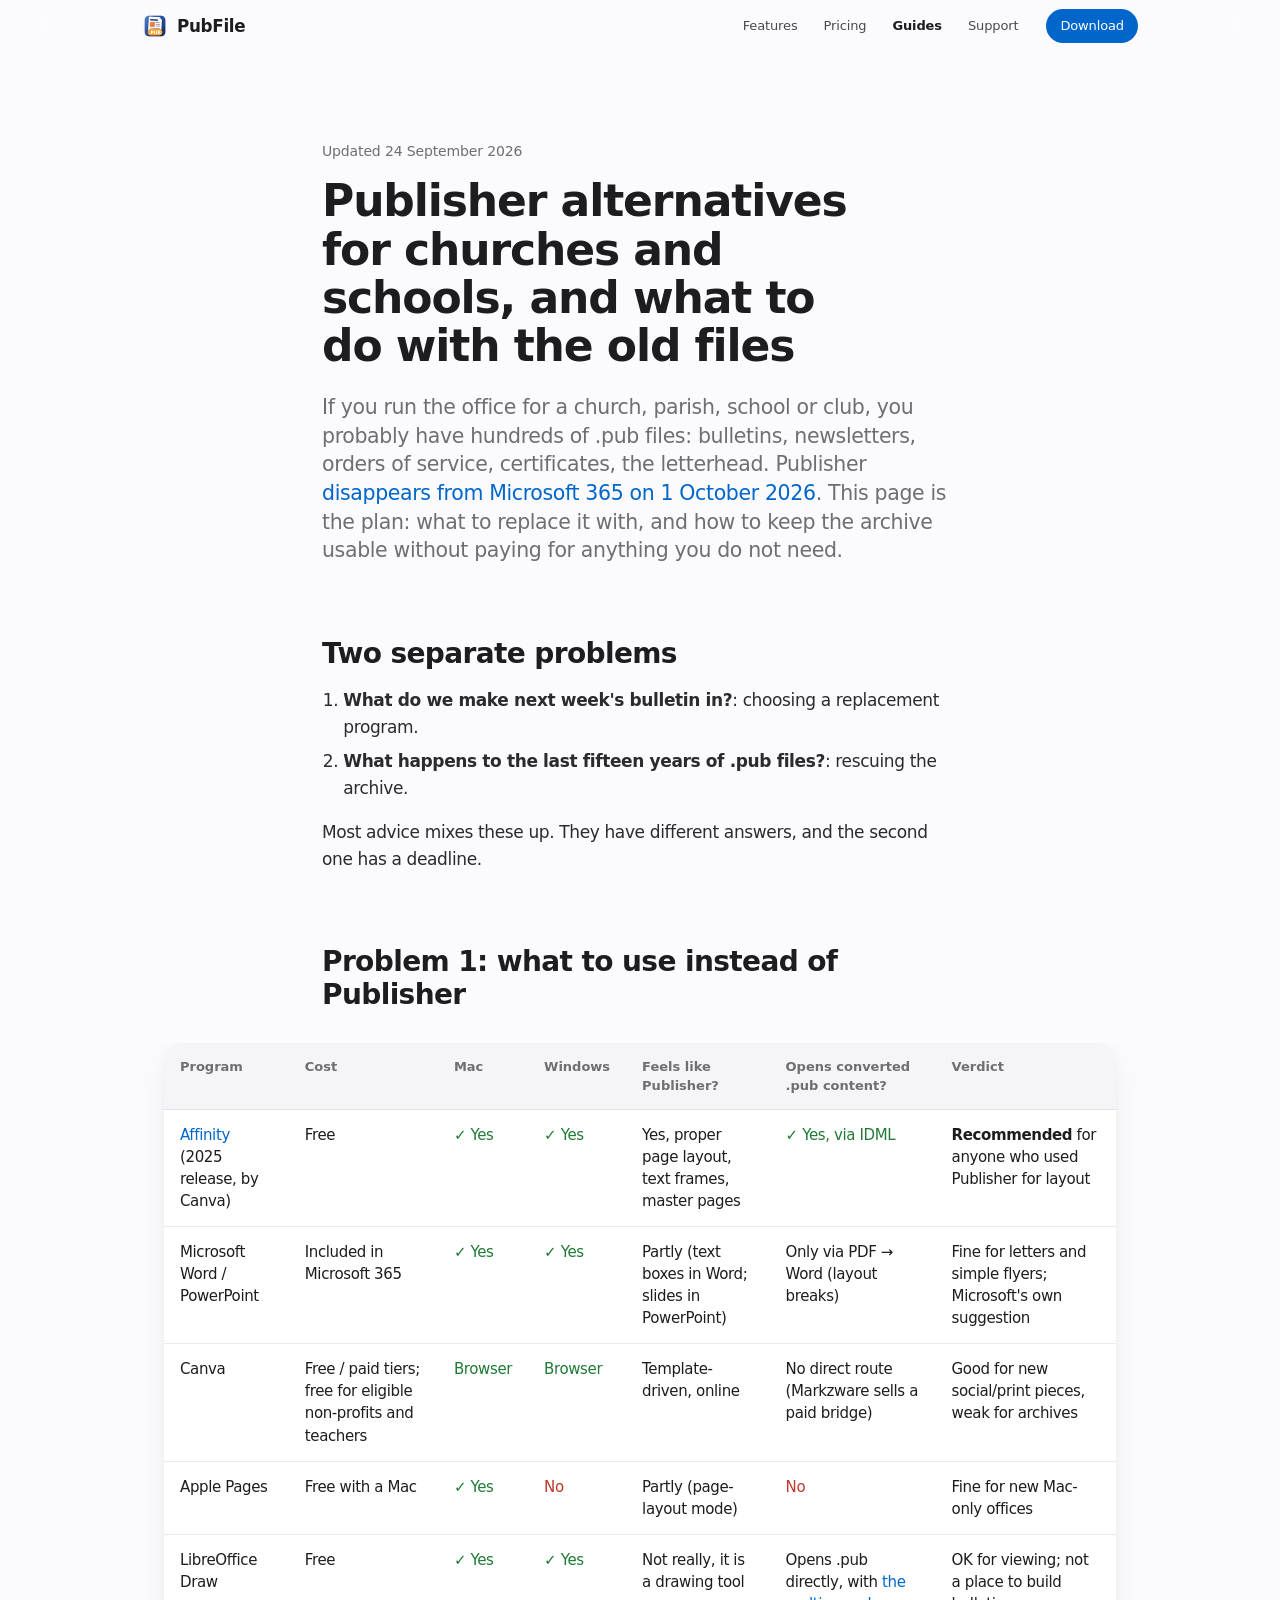
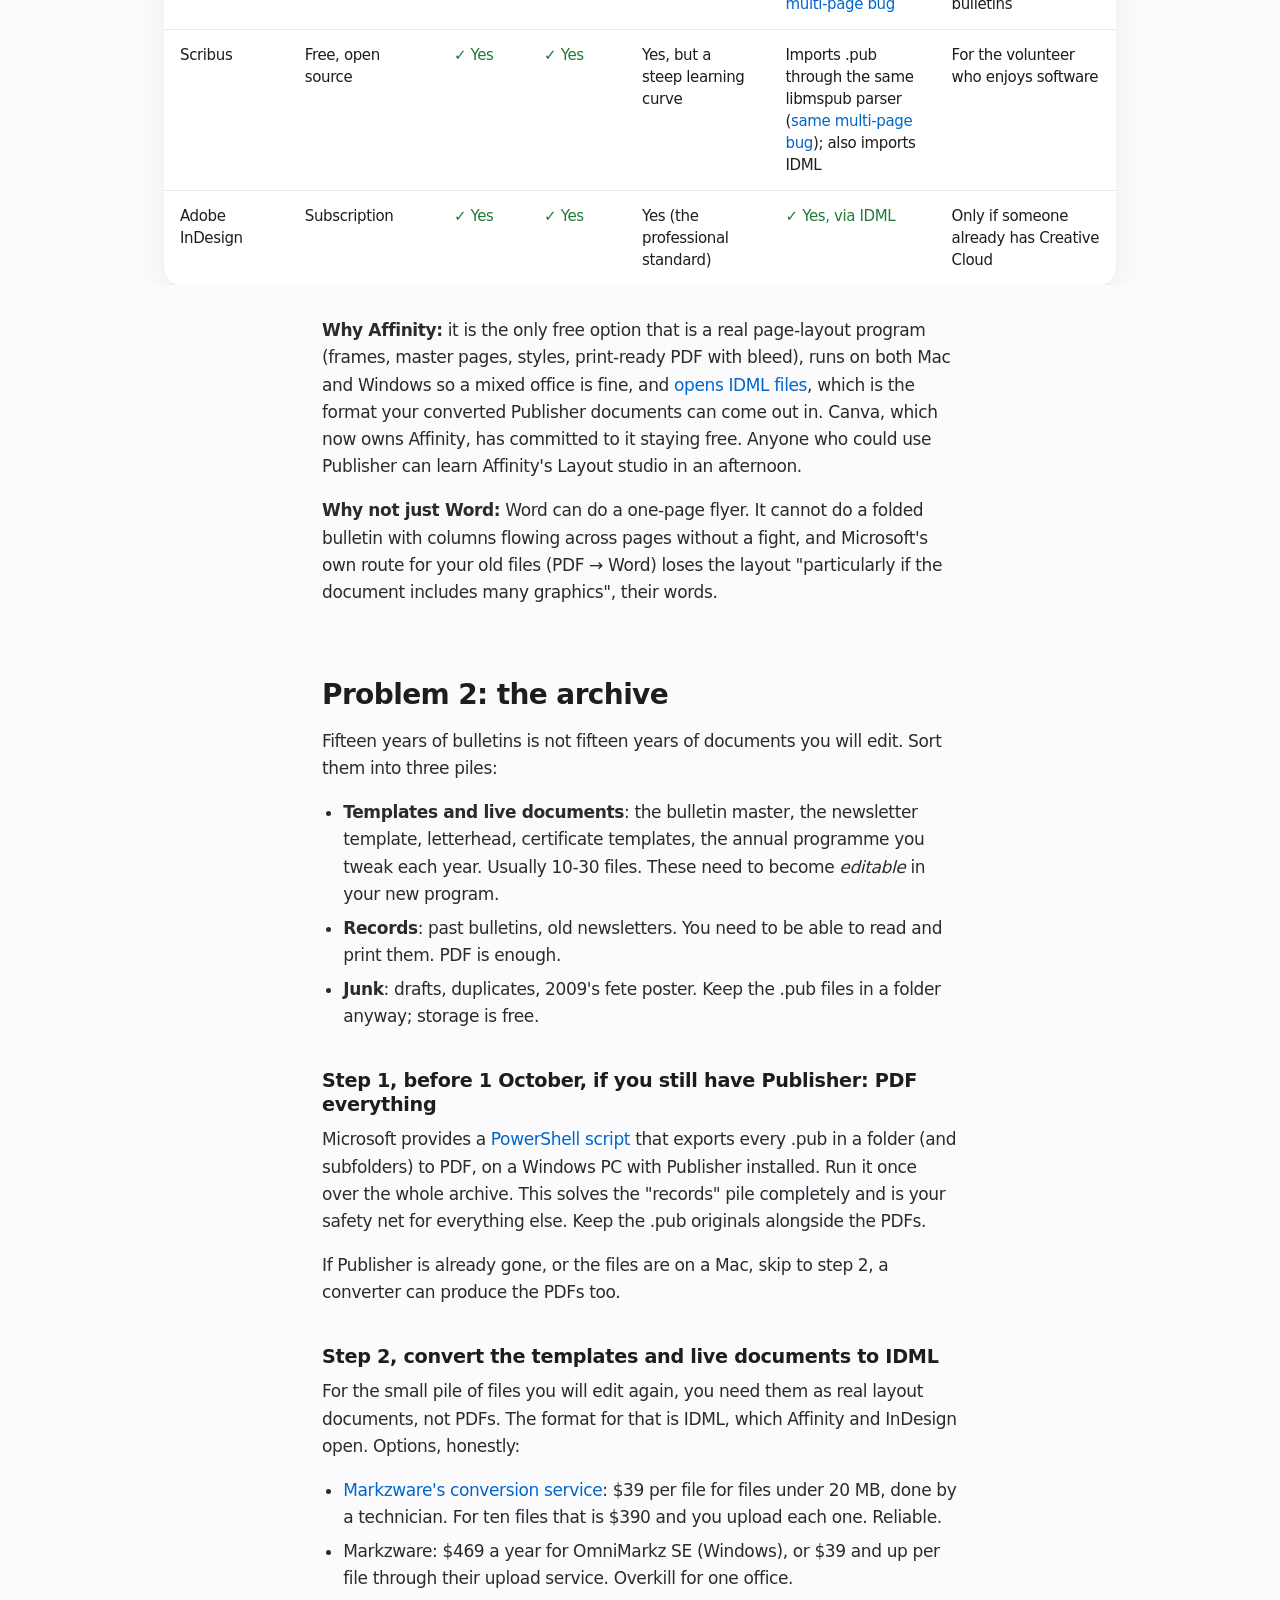
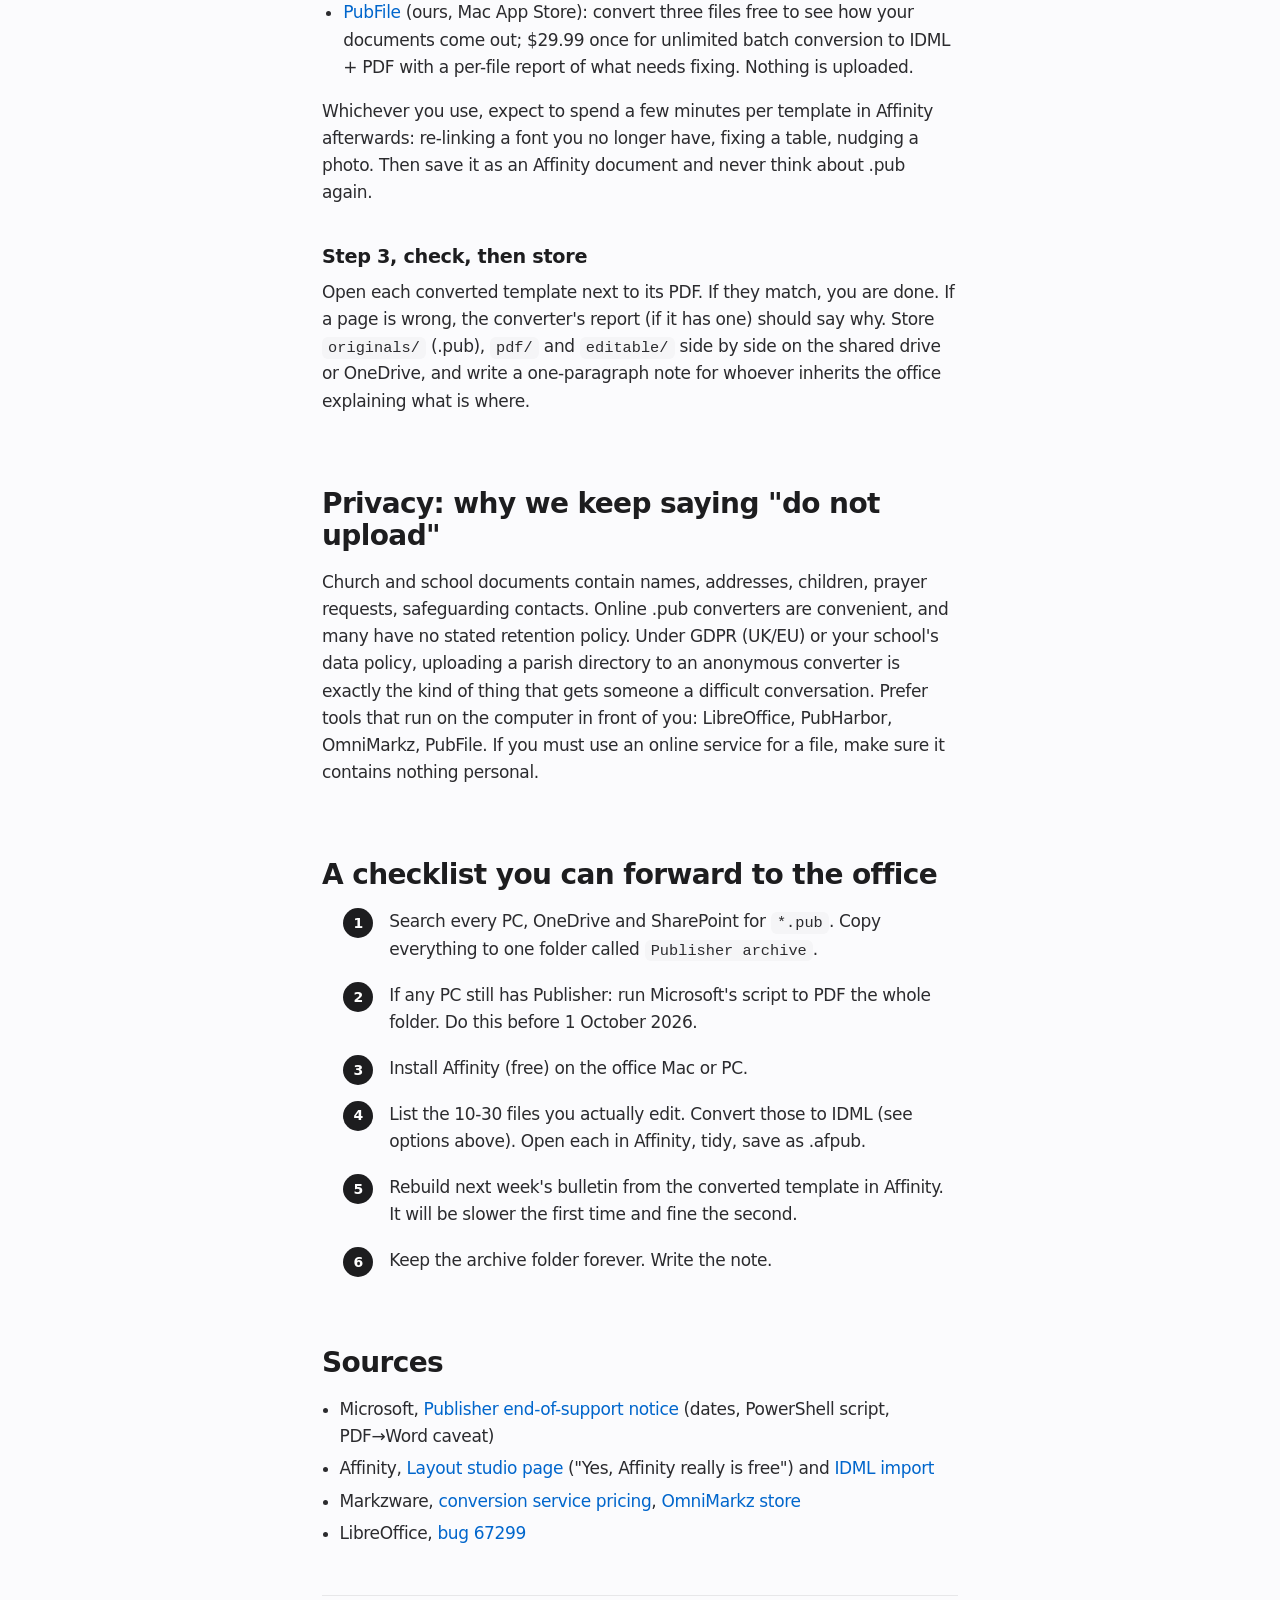
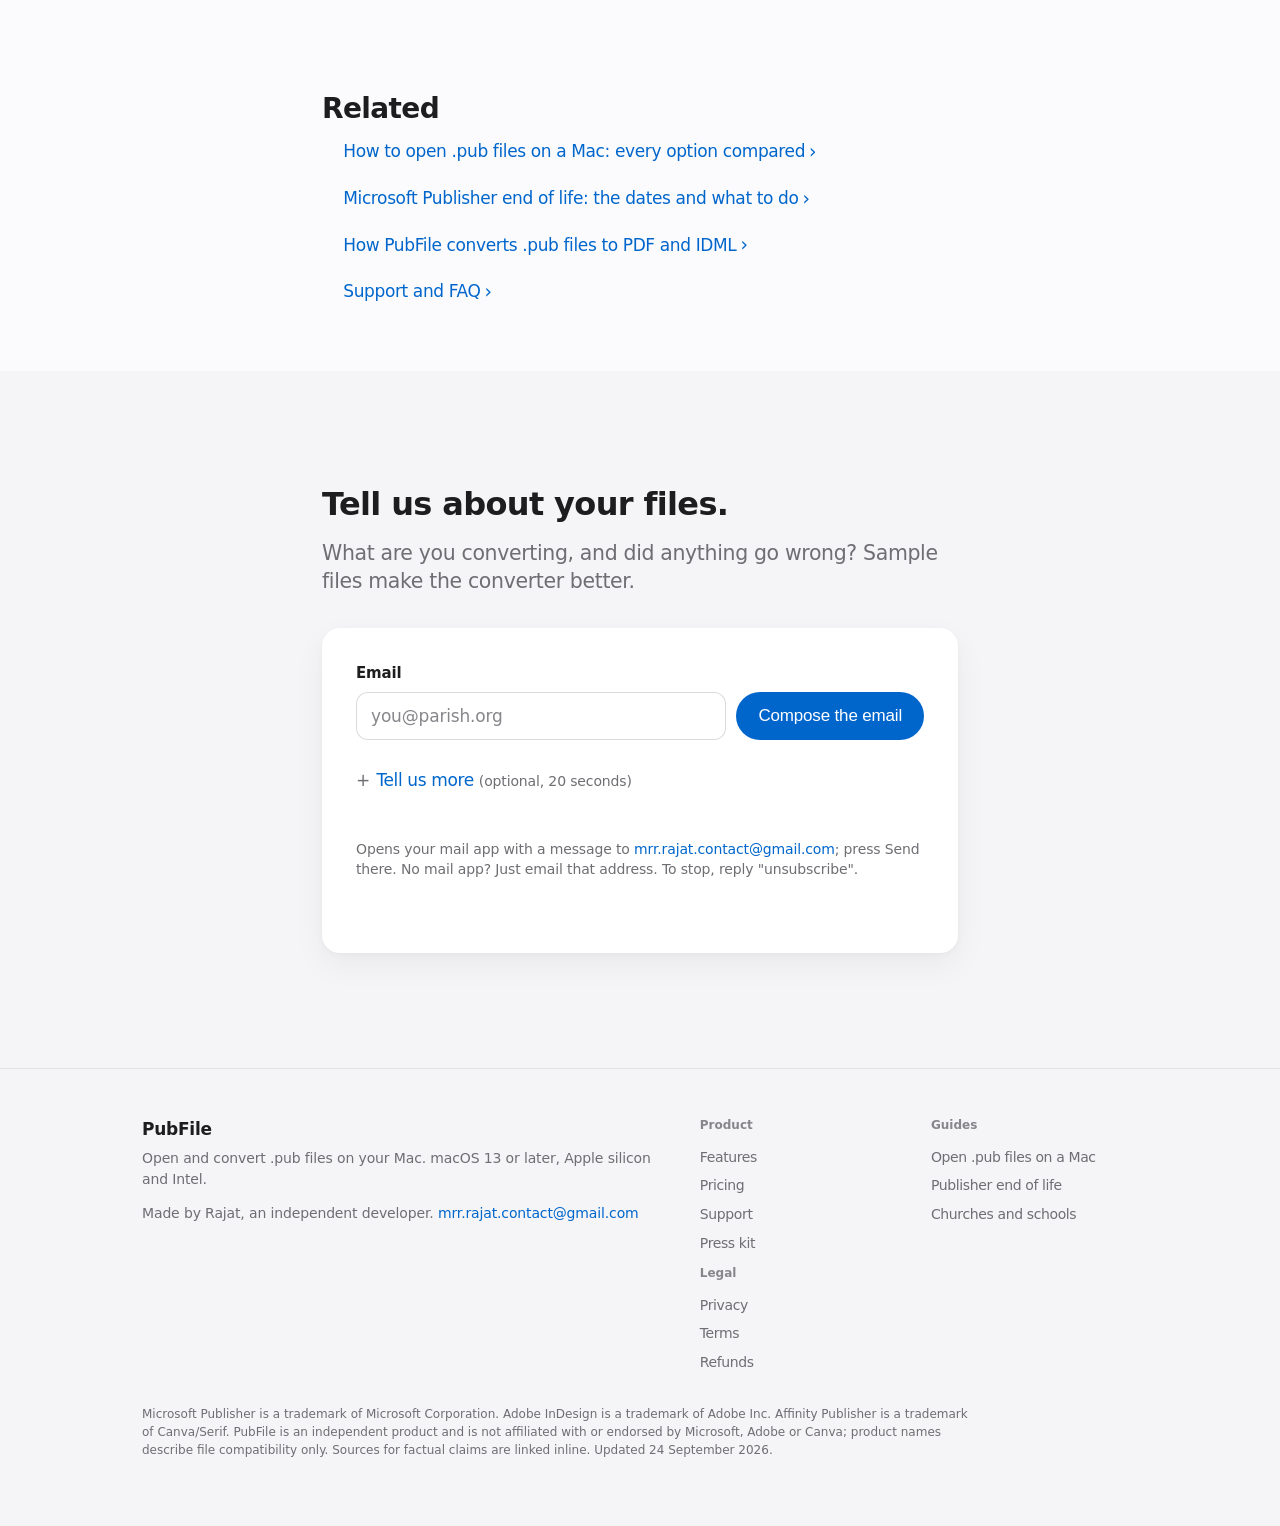
<file: publisher-alternatives-churches-schools/index.html>
<!doctype html>
<html lang="en">
<head>
<meta charset="utf-8">
<meta name="viewport" content="width=device-width, initial-scale=1">
<script>document.documentElement.classList.add('js')</script>
<title>Publisher alternatives for churches and schools (Mac and free options)</title>
<meta name="description" content="Publisher goes away in October 2026. A plan for church offices and schools: which free tool to move to, and how to rescue years of bulletins and newsletters as editable files.">
<link rel="canonical" href="https://pubfile-app.github.io/publisher-alternatives-churches-schools/">
<meta name="theme-color" content="#fbfbfd">
<meta name="author" content="Rajat">
<meta name="google-site-verification" content="E4eFGpj3DkZxsYqSFtVgZzcANvRPirCoqncYKT2M6iA"><meta name="referrer" content="strict-origin-when-cross-origin">
<link rel="alternate" type="application/atom+xml" title="PubFile guides" href="/feed.xml">
<meta property="og:type" content="article">
<meta property="og:site_name" content="PubFile">
<meta property="og:title" content="Publisher alternatives for churches and schools">
<meta property="og:description" content="Publisher goes away in October 2026. A plan for church offices and schools: which free tool to move to, and how to rescue years of bulletins and newsletters as editable files.">
<meta property="og:url" content="https://pubfile-app.github.io/publisher-alternatives-churches-schools/">
<meta property="og:image" content="https://pubfile-app.github.io/og/publisher-alternatives-churches-schools.png">
<meta property="og:image:width" content="1200">
<meta property="og:image:height" content="630">
<meta property="og:image:alt" content="Publisher alternatives for churches and schools">
<meta property="og:locale" content="en_US">
<meta property="article:published_time" content="2026-09-14">
<meta property="article:modified_time" content="2026-09-20">
<meta property="article:author" content="https://pubfile-app.github.io/press/"><meta name="twitter:card" content="summary_large_image">
<meta name="twitter:title" content="Publisher alternatives for churches and schools">
<meta name="twitter:description" content="Publisher goes away in October 2026. A plan for church offices and schools: which free tool to move to, and how to rescue years of bulletins and newsletters as editable files.">
<meta name="twitter:image" content="https://pubfile-app.github.io/og/publisher-alternatives-churches-schools.png">
<link rel="icon" href="/favicon.ico" sizes="16x16 32x32 48x48">
<link rel="icon" href="/img/icon/app-icon-256.png" type="image/png" sizes="256x256">
<link rel="apple-touch-icon" href="/apple-touch-icon.png">
<link rel="stylesheet" href="/style.css?v=5900e579">
<script type="application/ld+json">{"@context": "https://schema.org", "@type": "Article", "author": {"@type": "Person", "name": "Rajat", "url": "https://pubfile-app.github.io/press/"}, "dateModified": "2026-09-20", "datePublished": "2026-09-14", "headline": "Publisher alternatives for churches and schools (and what to do with the old files)", "image": "https://pubfile-app.github.io/og/publisher-alternatives-churches-schools.png", "inLanguage": "en", "mainEntityOfPage": "https://pubfile-app.github.io/publisher-alternatives-churches-schools/", "publisher": {"@type": "Organization", "logo": {"@type": "ImageObject", "url": "https://pubfile-app.github.io/img/icon/app-icon-512.png"}, "name": "PubFile", "url": "https://pubfile-app.github.io/"}}</script><script type="application/ld+json">{"@context": "https://schema.org", "@type": "BreadcrumbList", "itemListElement": [{"@type": "ListItem", "item": "https://pubfile-app.github.io/", "name": "PubFile", "position": 1}, {"@type": "ListItem", "item": "https://pubfile-app.github.io/open-pub-files-on-mac/", "name": "Guides", "position": 2}, {"@type": "ListItem", "item": "https://pubfile-app.github.io/publisher-alternatives-churches-schools/", "name": "Publisher alternatives for churches and schools", "position": 3}]}</script></head>
<body class="page-publisher-alternatives-churches-schools">
<a class="skip" href="#main">Skip to content</a>

<header class="nav">
  <div class="nav-inner">
    <a class="brand" href="/" aria-label="PubFile home">
      <img src="/img/icon/app-icon-48.png" srcset="/img/icon/app-icon-48.png 1x, /img/icon/app-icon-128.png 2x" width="26" height="26" alt="">
      <span>PubFile</span>
    </a>
    <nav aria-label="Main">
      <details class="menu" open>
        <summary aria-label="Menu"><svg width="18" height="18" viewBox="0 0 18 18" fill="none" stroke="currentColor" stroke-width="1.8" stroke-linecap="round" aria-hidden="true"><path d="M2 5h14M2 9h14M2 13h14"/></svg></summary>
        <div class="menu-panel">
          <a href="/pub-to-idml-pdf-converter-mac/">Features</a>
          <a href="/#pricing">Pricing</a>
          <a href="/open-pub-files-on-mac/" aria-current="page">Guides</a>
          <a href="/support/">Support</a>
        </div>
      </details>
    </nav>
<a class="pill pill-sm" href="https://apps.apple.com/app/6813768537" rel="noopener">Download</a>  </div>
</header>

<main id="main" tabindex="-1">
<article class="article">
  <header>
    <p class="t-caption">Updated <time datetime="2026-09-24">24 September 2026</time></p>
    <h1 class="t-headline">Publisher alternatives for churches and schools, and what to do with the old files</h1>
    <p class="lede t-sub">If you run the office for a church, parish, school or club, you probably have hundreds of .pub files: bulletins, newsletters, orders of service, certificates, the letterhead. Publisher <a href="/publisher-end-of-life-2026/">disappears from Microsoft 365 on 1 October 2026</a>. This page is the plan: what to replace it with, and how to keep the archive usable without paying for anything you do not need.</p>
  </header>
  <div class="prose">

  <h2>Two separate problems</h2>
  <ol>
    <li><strong>What do we make next week's bulletin in?</strong>: choosing a replacement program.</li>
    <li><strong>What happens to the last fifteen years of .pub files?</strong>: rescuing the archive.</li>
  </ol>
  <p>Most advice mixes these up. They have different answers, and the second one has a deadline.</p>

  <h2>Problem 1: what to use instead of Publisher</h2>
  <div class="table-wrap"><table><caption>Publisher alternatives for churches and schools, compared</caption>
    <thead><tr><th>Program</th><th>Cost</th><th>Mac</th><th>Windows</th><th>Feels like Publisher?</th><th>Opens converted .pub content?</th><th>Verdict</th></tr></thead>
    <tbody>
      <tr><td><a href="https://www.affinity.studio/" rel="noopener">Affinity</a> (2025 release, by Canva)</td><td>Free</td><td class="ok">✓ Yes</td><td class="ok">✓ Yes</td><td>Yes, proper page layout, text frames, master pages</td><td class="ok">✓ Yes, via IDML</td><td><strong>Recommended</strong> for anyone who used Publisher for layout</td></tr>
      <tr><td>Microsoft Word / PowerPoint</td><td>Included in Microsoft 365</td><td class="ok">✓ Yes</td><td class="ok">✓ Yes</td><td>Partly (text boxes in Word; slides in PowerPoint)</td><td>Only via PDF → Word (layout breaks)</td><td>Fine for letters and simple flyers; Microsoft's own suggestion</td></tr>
      <tr><td>Canva</td><td>Free / paid tiers; free for eligible non-profits and teachers</td><td class="ok">Browser</td><td class="ok">Browser</td><td>Template-driven, online</td><td>No direct route (Markzware sells a paid bridge)</td><td>Good for new social/print pieces, weak for archives</td></tr>
      <tr><td>Apple Pages</td><td>Free with a Mac</td><td class="ok">✓ Yes</td><td class="bad">No</td><td>Partly (page-layout mode)</td><td class="bad">No</td><td>Fine for new Mac-only offices</td></tr>
      <tr><td>LibreOffice Draw</td><td>Free</td><td class="ok">✓ Yes</td><td class="ok">✓ Yes</td><td>Not really, it is a drawing tool</td><td>Opens .pub directly, with <a href="/open-pub-files-on-mac/#multipage">the multi-page bug</a></td><td>OK for viewing; not a place to build bulletins</td></tr>
      <tr><td>Scribus</td><td>Free, open source</td><td class="ok">✓ Yes</td><td class="ok">✓ Yes</td><td>Yes, but a steep learning curve</td><td>Imports .pub through the same libmspub parser (<a href="/open-pub-files-on-mac/#multipage">same multi-page bug</a>); also imports IDML</td><td>For the volunteer who enjoys software</td></tr>
      <tr><td>Adobe InDesign</td><td>Subscription</td><td class="ok">✓ Yes</td><td class="ok">✓ Yes</td><td>Yes (the professional standard)</td><td class="ok">✓ Yes, via IDML</td><td>Only if someone already has Creative Cloud</td></tr>
    </tbody>
  </table></div>
  <p><strong>Why Affinity:</strong> it is the only free option that is a real page-layout program (frames, master pages, styles, print-ready PDF with bleed), runs on both Mac and Windows so a mixed office is fine, and <a href="https://support.serif.com/hc/en-us/articles/10259217288463" rel="noopener">opens IDML files</a>, which is the format your converted Publisher documents can come out in. Canva, which now owns Affinity, has committed to it staying free. Anyone who could use Publisher can learn Affinity's Layout studio in an afternoon.</p>
  <p><strong>Why not just Word:</strong> Word can do a one-page flyer. It cannot do a folded bulletin with columns flowing across pages without a fight, and Microsoft's own route for your old files (PDF → Word) loses the layout "particularly if the document includes many graphics", their words.</p>

  <h2>Problem 2: the archive</h2>
  <p>Fifteen years of bulletins is not fifteen years of documents you will edit. Sort them into three piles:</p>
  <ul>
    <li><strong>Templates and live documents</strong>: the bulletin master, the newsletter template, letterhead, certificate templates, the annual programme you tweak each year. Usually 10-30 files. These need to become <em>editable</em> in your new program.</li>
    <li><strong>Records</strong>: past bulletins, old newsletters. You need to be able to read and print them. PDF is enough.</li>
    <li><strong>Junk</strong>: drafts, duplicates, 2009's fete poster. Keep the .pub files in a folder anyway; storage is free.</li>
  </ul>

  <h3>Step 1, before 1 October, if you still have Publisher: PDF everything</h3>
  <p>Microsoft provides a <a href="https://support.microsoft.com/en-us/publisher/microsoft-publisher-will-no-longer-be-supported-after-october-2026" rel="noopener">PowerShell script</a> that exports every .pub in a folder (and subfolders) to PDF, on a Windows PC with Publisher installed. Run it once over the whole archive. This solves the "records" pile completely and is your safety net for everything else. Keep the .pub originals alongside the PDFs.</p>
  <p>If Publisher is already gone, or the files are on a Mac, skip to step 2, a converter can produce the PDFs too.</p>

  <h3>Step 2, convert the templates and live documents to IDML</h3>
  <p>For the small pile of files you will edit again, you need them as real layout documents, not PDFs. The format for that is IDML, which Affinity and InDesign open. Options, honestly:</p>
  <ul>
    <li><a href="https://markzware.com/support/file-conversion-service" rel="noopener">Markzware's conversion service</a>: $39 per file for files under 20 MB, done by a technician. For ten files that is $390 and you upload each one. Reliable.</li>
    <li>Markzware: $469 a year for OmniMarkz SE (Windows), or $39 and up per file through their upload service. Overkill for one office.</li>
    <li><a href="/pub-to-idml-pdf-converter-mac/">PubFile</a> (ours, Mac App Store): convert three files free to see how your documents come out; $29.99 once for unlimited batch conversion to IDML + PDF with a per-file report of what needs fixing. Nothing is uploaded.</li>
  </ul>
  <p>Whichever you use, expect to spend a few minutes per template in Affinity afterwards: re-linking a font you no longer have, fixing a table, nudging a photo. Then save it as an Affinity document and never think about .pub again.</p>

  <h3>Step 3, check, then store</h3>
  <p>Open each converted template next to its PDF. If they match, you are done. If a page is wrong, the converter's report (if it has one) should say why. Store <code>originals/</code> (.pub), <code>pdf/</code> and <code>editable/</code> side by side on the shared drive or OneDrive, and write a one-paragraph note for whoever inherits the office explaining what is where.</p>

  <h2>Privacy: why we keep saying "do not upload"</h2>
  <p>Church and school documents contain names, addresses, children, prayer requests, safeguarding contacts. Online .pub converters are convenient, and many have no stated retention policy. Under GDPR (UK/EU) or your school's data policy, uploading a parish directory to an anonymous converter is exactly the kind of thing that gets someone a difficult conversation. Prefer tools that run on the computer in front of you: LibreOffice, PubHarbor, OmniMarkz, PubFile. If you must use an online service for a file, make sure it contains nothing personal.</p>

  <h2>A checklist you can forward to the office</h2>
  <ol class="steps">
    <li>Search every PC, OneDrive and SharePoint for <code>*.pub</code>. Copy everything to one folder called <code>Publisher archive</code>.</li>
    <li>If any PC still has Publisher: run Microsoft's script to PDF the whole folder. Do this before 1 October 2026.</li>
    <li>Install Affinity (free) on the office Mac or PC.</li>
    <li>List the 10-30 files you actually edit. Convert those to IDML (see options above). Open each in Affinity, tidy, save as .afpub.</li>
    <li>Rebuild next week's bulletin from the converted template in Affinity. It will be slower the first time and fine the second.</li>
    <li>Keep the archive folder forever. Write the note.</li>
  </ol>

  <h2>Sources</h2>
  <ul class="sources">
    <li>Microsoft, <a href="https://support.microsoft.com/en-us/publisher/microsoft-publisher-will-no-longer-be-supported-after-october-2026" rel="noopener">Publisher end-of-support notice</a> (dates, PowerShell script, PDF→Word caveat)</li>
    <li>Affinity, <a href="https://www.affinity.studio/page-layout-software" rel="noopener">Layout studio page</a> ("Yes, Affinity really is free") and <a href="https://support.serif.com/hc/en-us/articles/10259217288463" rel="noopener">IDML import</a></li>
    <li>Markzware, <a href="https://markzware.com/support/file-conversion-service" rel="noopener">conversion service pricing</a>, <a href="https://markzware.com/store/omnimarkz-store/" rel="noopener">OmniMarkz store</a></li>
    <li>LibreOffice, <a href="https://bugs.documentfoundation.org/show_bug.cgi?id=67299" rel="noopener">bug 67299</a></li>
  </ul>
<nav class="related" aria-label="Related guides">
  <h2 class="t-title">Related</h2>
  <ul class="linklist">
<li><a class="link-arrow" href="/open-pub-files-on-mac/">How to open .pub files on a Mac: every option compared</a></li><li><a class="link-arrow" href="/publisher-end-of-life-2026/">Microsoft Publisher end of life: the dates and what to do</a></li><li><a class="link-arrow" href="/pub-to-idml-pdf-converter-mac/">How PubFile converts .pub files to PDF and IDML</a></li><li><a class="link-arrow" href="/support/">Support and FAQ</a></li>  </ul>
</nav>  </div>
</article>

<section class="band interest-band" id="interest" aria-labelledby="interest-h">
  <div class="wrap-narrow">
    <h2 class="t-title" id="interest-h">Tell us about your files.</h2>
    <p class="t-sub">What are you converting, and did anything go wrong? Sample files make the converter better.</p>
<form class="interest" id="interest-form"
action="mailto:mrr.rajat.contact@gmail.com" method="post" enctype="text/plain" data-mailto="mrr.rajat.contact@gmail.com">
  <input type="hidden" name="_subject" value="PubFile interest: publisher-alternatives-churches-schools">
  <input type="hidden" name="page" value="/publisher-alternatives-churches-schools/">
  <input type="text" name="_gotcha" class="visually-hidden" tabindex="-1" autocomplete="off" aria-hidden="true">

  <div class="form-row">
    <div class="field">
      <label for="f-email">Email</label>
      <input id="f-email" type="email" name="email" required autocomplete="email" placeholder="you@parish.org">
    </div>
    <button type="submit" class="pill">Compose the email</button>
  </div>

  <details class="more">
    <summary>Tell us more <span class="t-caption">(optional, 20 seconds)</span></summary>
    <fieldset class="field">
      <legend>Roughly how many .pub files?</legend>
      <div class="seg" role="radiogroup">
        <label><input type="radio" name="files" value="1-10"><span>1 to 10</span></label>
        <label><input type="radio" name="files" value="10-100"><span>10 to 100</span></label>
        <label><input type="radio" name="files" value="100-1000"><span>100 to 1,000</span></label>
        <label><input type="radio" name="files" value="1000+"><span>More</span></label>
      </div>
    </fieldset>

    <fieldset class="field">
      <legend>What do you need most?</legend>
      <div class="checks">
        <label><input type="checkbox" name="need" value="pdf"><span>PDF copies to keep</span></label>
        <label><input type="checkbox" name="need" value="editable"><span>Files I can keep editing (in Affinity or InDesign)</span></label>
        <label><input type="checkbox" name="need" value="multipage"><span>Multi-page newsletters that come out right</span></label>
        <label><input type="checkbox" name="need" value="batch"><span>Converting many files at once</span></label>
      </div>
    </fieldset>

    <div class="field">
      <label for="f-note">Anything else</label>
      <textarea id="f-note" name="note" rows="3" placeholder="Publisher version, the kind of documents, a deadline..."></textarea>
    </div>
  </details>

  <div class="form-actions">
    <p class="t-caption form-help">
Opens your mail app with a message to <a href="mailto:mrr.rajat.contact@gmail.com">mrr.rajat.contact@gmail.com</a>; press Send there. No mail app? Just email that address.      To stop, reply "unsubscribe".
    </p>
  </div>
  <p class="form-status" role="status" aria-live="polite"></p>
</form>  </div>
</section>
</main>

<footer class="footer">
  <div class="wrap">
    <div class="footer-grid">
      <div>
        <p class="footer-brand">PubFile</p>
        <p class="t-caption">Open and convert .pub files on your Mac. macOS 13 or later, Apple silicon and Intel.</p>
        <p class="t-caption">Made by Rajat, an independent developer. <a href="mailto:mrr.rajat.contact@gmail.com">mrr.rajat.contact@gmail.com</a></p>
      </div>
      <nav aria-label="Footer" class="footer-cols">
        <div>
          <p class="footer-h">Product</p>
          <a href="/pub-to-idml-pdf-converter-mac/">Features</a>
          <a href="/#pricing">Pricing</a>
          <a href="/support/">Support</a>
          <a href="/press/">Press kit</a>
        </div>
        <div>
          <p class="footer-h">Guides</p>
          <a href="/open-pub-files-on-mac/">Open .pub files on a Mac</a>
          <a href="/publisher-end-of-life-2026/">Publisher end of life</a>
          <a href="/publisher-alternatives-churches-schools/">Churches and schools</a>
        </div>
        <div>
          <p class="footer-h">Legal</p>
          <a href="/privacy/">Privacy</a>
          <a href="/terms/">Terms</a>
          <a href="/refunds/">Refunds</a>
        </div>
      </nav>
    </div>
    <p class="t-legal">Microsoft Publisher is a trademark of Microsoft Corporation. Adobe InDesign is a trademark of Adobe Inc. Affinity Publisher is a trademark of Canva/Serif. PubFile is an independent product and is not affiliated with or endorsed by Microsoft, Adobe or Canva; product names describe file compatibility only. Sources for factual claims are linked inline. Updated <time datetime="2026-09-24">24 September 2026</time>.</p>
  </div>
</footer>
<script src="/site.js?v=5900e579" defer></script>
</body>
</html>
</file>
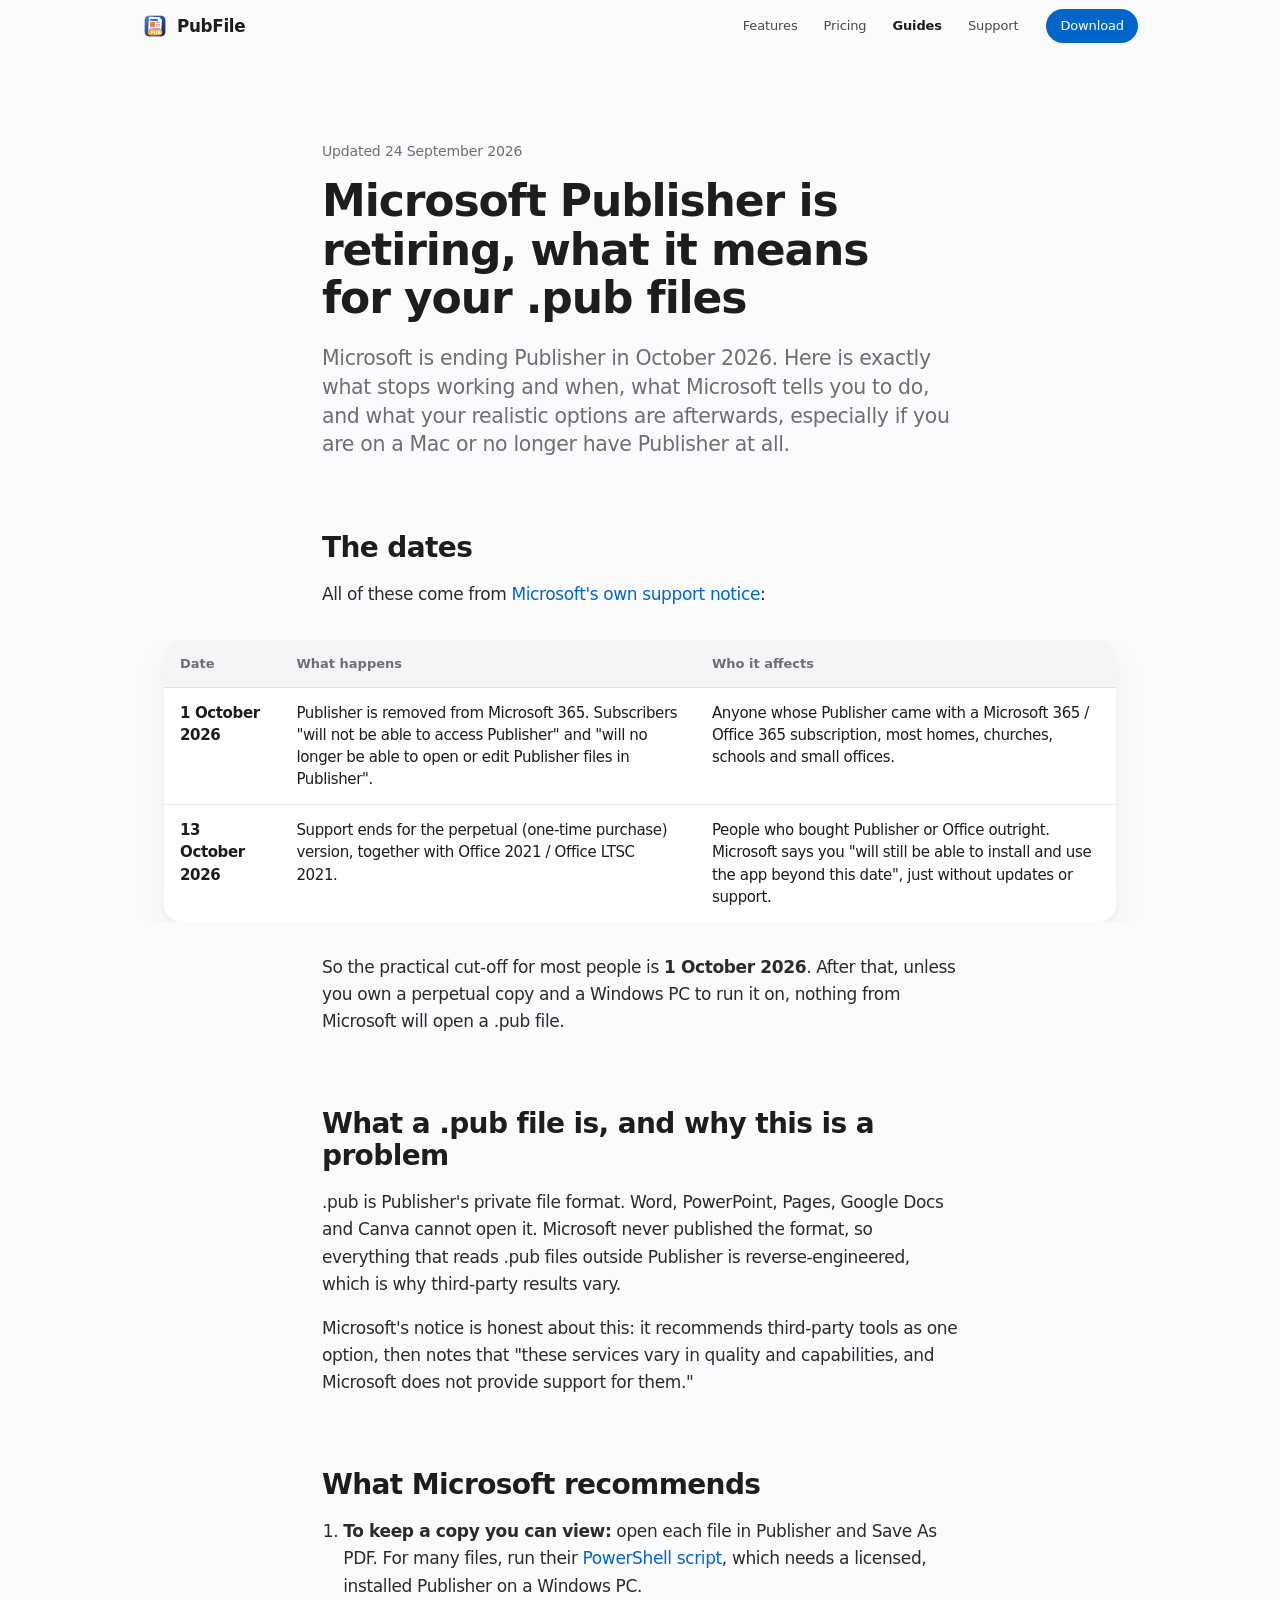
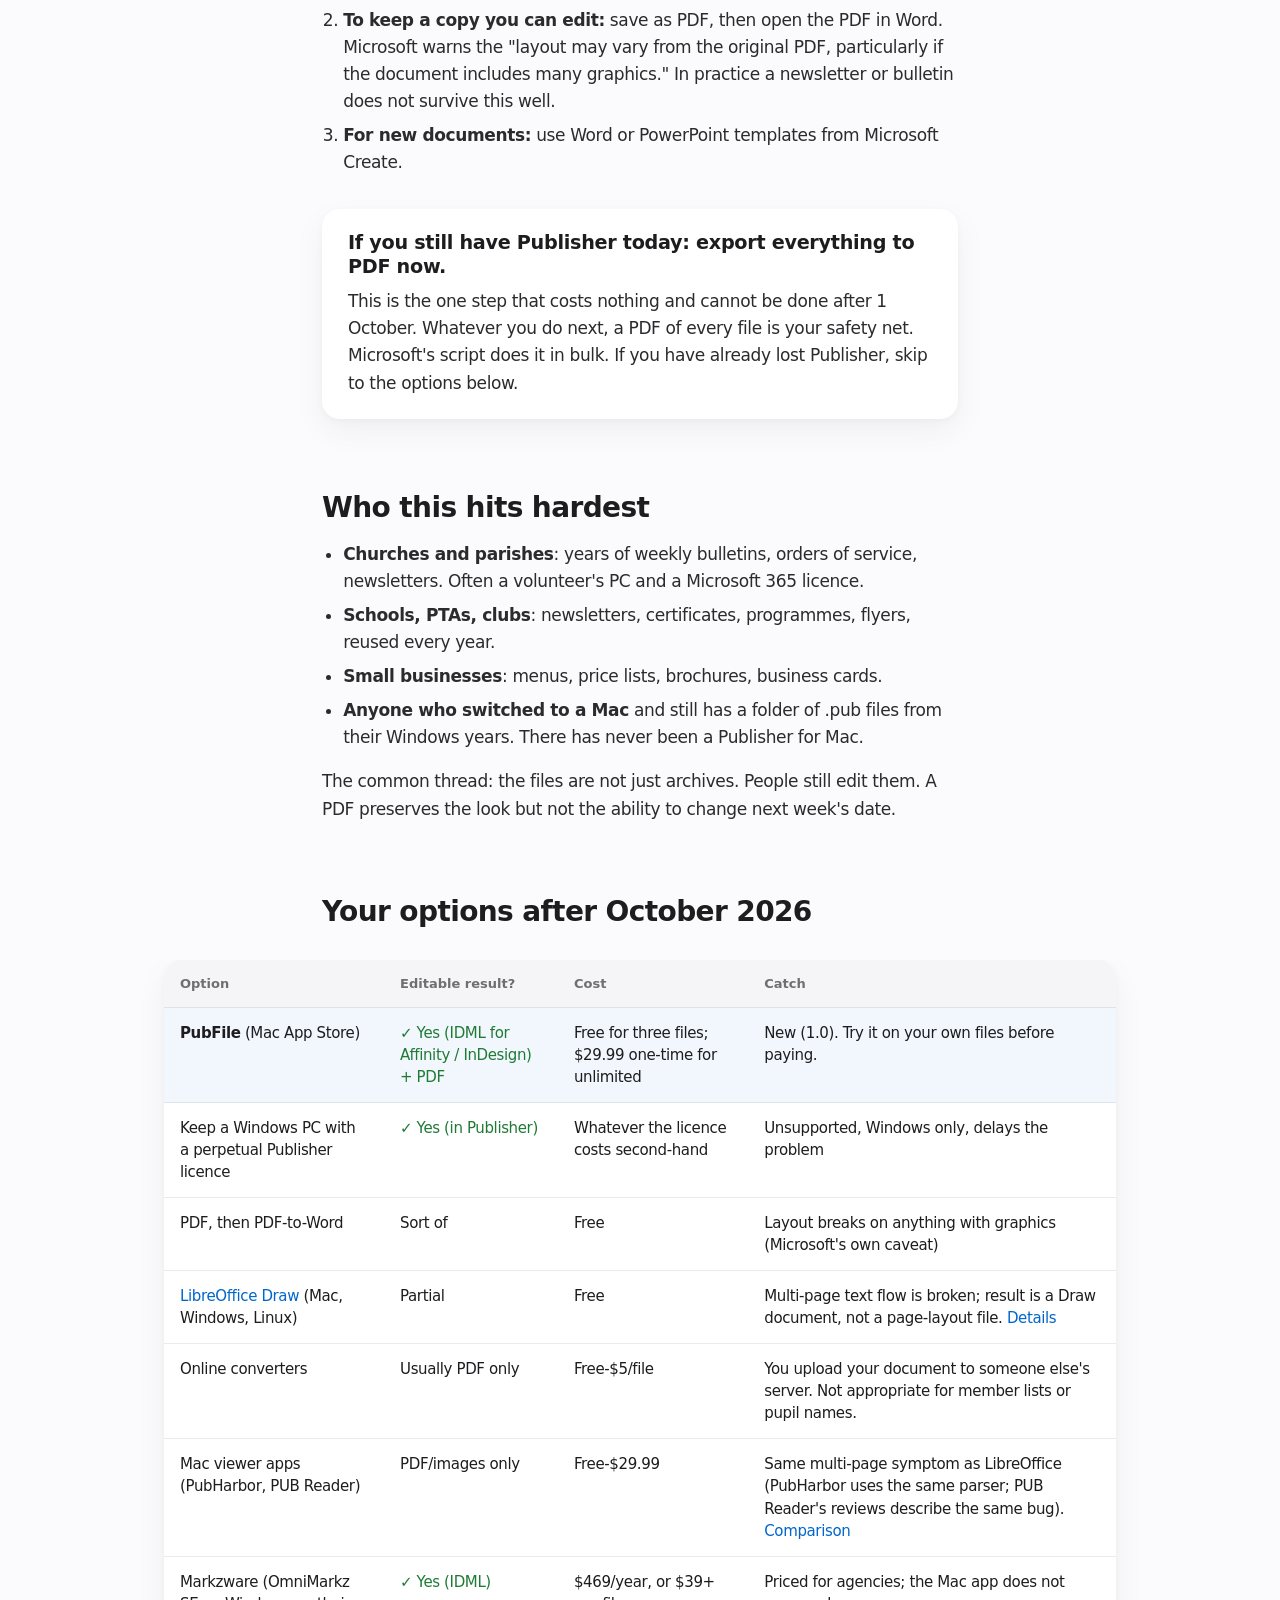
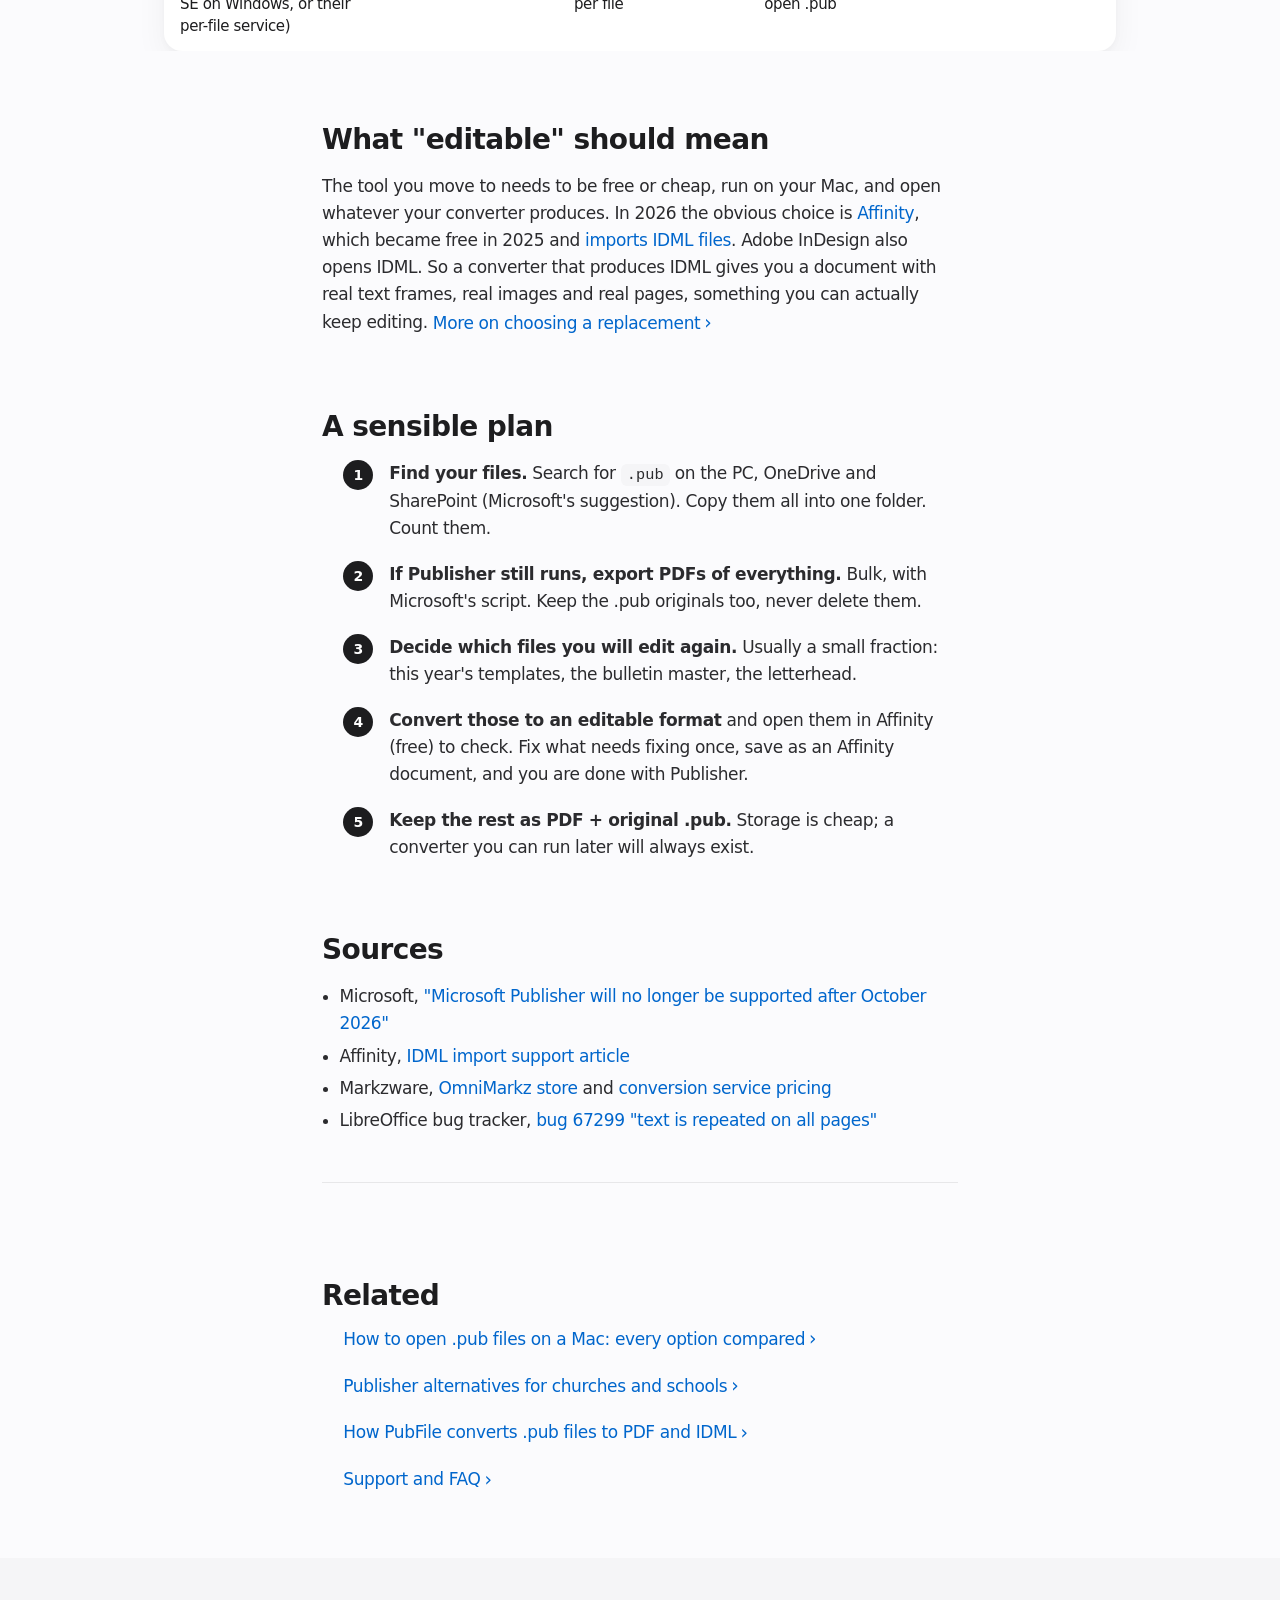
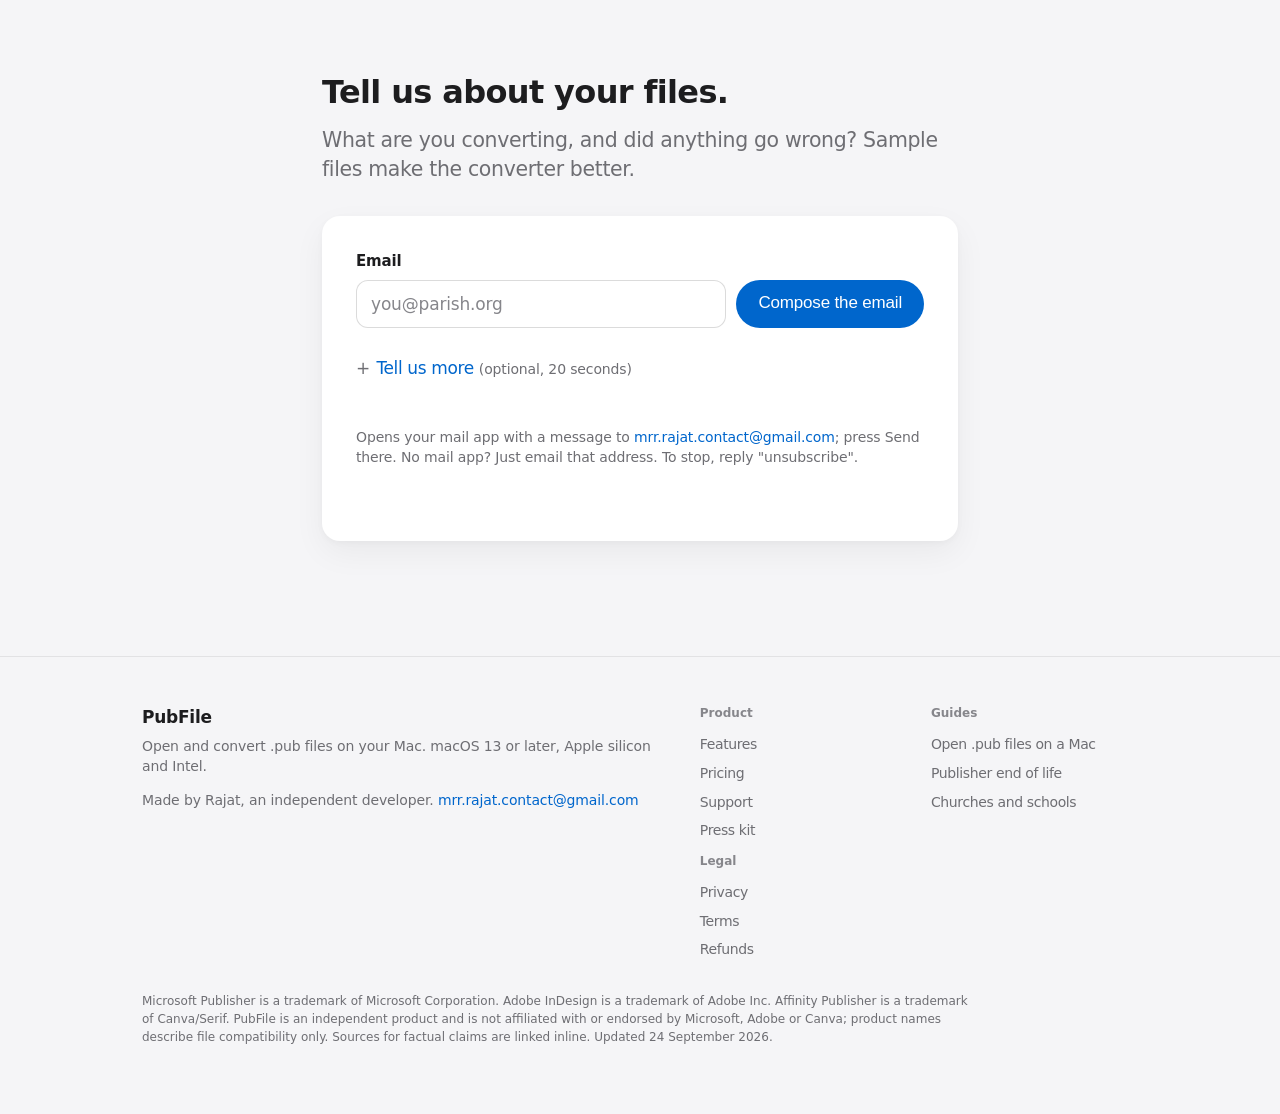
<file: publisher-end-of-life-2026/index.html>
<!doctype html>
<html lang="en">
<head>
<meta charset="utf-8">
<meta name="viewport" content="width=device-width, initial-scale=1">
<script>document.documentElement.classList.add('js')</script>
<title>Microsoft Publisher end of life (October 2026): what to do with .pub files</title>
<meta name="description" content="Publisher leaves Microsoft 365 on 1 October 2026. The exact dates, what Microsoft recommends, and every option for opening and converting .pub files afterwards, including on a Mac.">
<link rel="canonical" href="https://pubfile-app.github.io/publisher-end-of-life-2026/">
<meta name="theme-color" content="#fbfbfd">
<meta name="author" content="Rajat">
<meta name="google-site-verification" content="E4eFGpj3DkZxsYqSFtVgZzcANvRPirCoqncYKT2M6iA"><meta name="referrer" content="strict-origin-when-cross-origin">
<link rel="alternate" type="application/atom+xml" title="PubFile guides" href="/feed.xml">
<meta property="og:type" content="article">
<meta property="og:site_name" content="PubFile">
<meta property="og:title" content="Publisher retires October 2026: what happens to your .pub files">
<meta property="og:description" content="Publisher leaves Microsoft 365 on 1 October 2026. The exact dates, what Microsoft recommends, and every option for opening and converting .pub files afterwards, including on a Mac.">
<meta property="og:url" content="https://pubfile-app.github.io/publisher-end-of-life-2026/">
<meta property="og:image" content="https://pubfile-app.github.io/og/publisher-end-of-life-2026.png">
<meta property="og:image:width" content="1200">
<meta property="og:image:height" content="630">
<meta property="og:image:alt" content="Publisher retires October 2026: what happens to your .pub files">
<meta property="og:locale" content="en_US">
<meta property="article:published_time" content="2026-09-14">
<meta property="article:modified_time" content="2026-09-20">
<meta property="article:author" content="https://pubfile-app.github.io/press/"><meta name="twitter:card" content="summary_large_image">
<meta name="twitter:title" content="Publisher retires October 2026: what happens to your .pub files">
<meta name="twitter:description" content="Publisher leaves Microsoft 365 on 1 October 2026. The exact dates, what Microsoft recommends, and every option for opening and converting .pub files afterwards, including on a Mac.">
<meta name="twitter:image" content="https://pubfile-app.github.io/og/publisher-end-of-life-2026.png">
<link rel="icon" href="/favicon.ico" sizes="16x16 32x32 48x48">
<link rel="icon" href="/img/icon/app-icon-256.png" type="image/png" sizes="256x256">
<link rel="apple-touch-icon" href="/apple-touch-icon.png">
<link rel="stylesheet" href="/style.css?v=5900e579">
<script type="application/ld+json">{"@context": "https://schema.org", "@type": "Article", "author": {"@type": "Person", "name": "Rajat", "url": "https://pubfile-app.github.io/press/"}, "dateModified": "2026-09-20", "datePublished": "2026-09-14", "headline": "Microsoft Publisher is retiring in October 2026: what it means for your .pub files", "image": "https://pubfile-app.github.io/og/publisher-end-of-life-2026.png", "inLanguage": "en", "mainEntityOfPage": "https://pubfile-app.github.io/publisher-end-of-life-2026/", "publisher": {"@type": "Organization", "logo": {"@type": "ImageObject", "url": "https://pubfile-app.github.io/img/icon/app-icon-512.png"}, "name": "PubFile", "url": "https://pubfile-app.github.io/"}}</script><script type="application/ld+json">{"@context": "https://schema.org", "@type": "BreadcrumbList", "itemListElement": [{"@type": "ListItem", "item": "https://pubfile-app.github.io/", "name": "PubFile", "position": 1}, {"@type": "ListItem", "item": "https://pubfile-app.github.io/open-pub-files-on-mac/", "name": "Guides", "position": 2}, {"@type": "ListItem", "item": "https://pubfile-app.github.io/publisher-end-of-life-2026/", "name": "Publisher retires October 2026: what happens to your .pub files", "position": 3}]}</script></head>
<body class="page-publisher-end-of-life-2026">
<a class="skip" href="#main">Skip to content</a>

<header class="nav">
  <div class="nav-inner">
    <a class="brand" href="/" aria-label="PubFile home">
      <img src="/img/icon/app-icon-48.png" srcset="/img/icon/app-icon-48.png 1x, /img/icon/app-icon-128.png 2x" width="26" height="26" alt="">
      <span>PubFile</span>
    </a>
    <nav aria-label="Main">
      <details class="menu" open>
        <summary aria-label="Menu"><svg width="18" height="18" viewBox="0 0 18 18" fill="none" stroke="currentColor" stroke-width="1.8" stroke-linecap="round" aria-hidden="true"><path d="M2 5h14M2 9h14M2 13h14"/></svg></summary>
        <div class="menu-panel">
          <a href="/pub-to-idml-pdf-converter-mac/">Features</a>
          <a href="/#pricing">Pricing</a>
          <a href="/open-pub-files-on-mac/" aria-current="page">Guides</a>
          <a href="/support/">Support</a>
        </div>
      </details>
    </nav>
<a class="pill pill-sm" href="https://apps.apple.com/app/6813768537" rel="noopener">Download</a>  </div>
</header>

<main id="main" tabindex="-1">
<article class="article">
  <header>
    <p class="t-caption">Updated <time datetime="2026-09-24">24 September 2026</time></p>
    <h1 class="t-headline">Microsoft Publisher is retiring, what it means for your .pub files</h1>
    <p class="lede t-sub">Microsoft is ending Publisher in October 2026. Here is exactly what stops working and when, what Microsoft tells you to do, and what your realistic options are afterwards, especially if you are on a Mac or no longer have Publisher at all.</p>
  </header>
  <div class="prose">

  <h2>The dates</h2>
  <p>All of these come from <a href="https://support.microsoft.com/en-us/publisher/microsoft-publisher-will-no-longer-be-supported-after-october-2026" rel="noopener">Microsoft's own support notice</a>:</p>
  <div class="table-wrap"><table><caption>Options for .pub files after Publisher, compared</caption><caption>Microsoft Publisher end-of-life dates</caption>
    <thead><tr><th>Date</th><th>What happens</th><th>Who it affects</th></tr></thead>
    <tbody>
      <tr><td><strong>1 October 2026</strong></td><td>Publisher is removed from Microsoft 365. Subscribers "will not be able to access Publisher" and "will no longer be able to open or edit Publisher files in Publisher".</td><td>Anyone whose Publisher came with a Microsoft 365 / Office 365 subscription, most homes, churches, schools and small offices.</td></tr>
      <tr><td><strong>13 October 2026</strong></td><td>Support ends for the perpetual (one-time purchase) version, together with Office 2021 / Office LTSC 2021.</td><td>People who bought Publisher or Office outright. Microsoft says you "will still be able to install and use the app beyond this date", just without updates or support.</td></tr>
    </tbody>
  </table></div>
  <p>So the practical cut-off for most people is <strong>1 October 2026</strong>. After that, unless you own a perpetual copy and a Windows PC to run it on, nothing from Microsoft will open a .pub file.</p>

  <h2>What a .pub file is, and why this is a problem</h2>
  <p>.pub is Publisher's private file format. Word, PowerPoint, Pages, Google Docs and Canva cannot open it. Microsoft never published the format, so everything that reads .pub files outside Publisher is reverse-engineered, which is why third-party results vary.</p>
  <p>Microsoft's notice is honest about this: it recommends third-party tools as one option, then notes that "these services vary in quality and capabilities, and Microsoft does not provide support for them."</p>

  <h2>What Microsoft recommends</h2>
  <ol>
    <li><strong>To keep a copy you can view:</strong> open each file in Publisher and Save As PDF. For many files, run their <a href="https://support.microsoft.com/en-us/publisher/microsoft-publisher-will-no-longer-be-supported-after-october-2026" rel="noopener">PowerShell script</a>, which needs a licensed, installed Publisher on a Windows PC.</li>
    <li><strong>To keep a copy you can edit:</strong> save as PDF, then open the PDF in Word. Microsoft warns the "layout may vary from the original PDF, particularly if the document includes many graphics." In practice a newsletter or bulletin does not survive this well.</li>
    <li><strong>For new documents:</strong> use Word or PowerPoint templates from Microsoft Create.</li>
  </ol>

  <div class="note">
    <h3>If you still have Publisher today: export everything to PDF now.</h3>
    <p>This is the one step that costs nothing and cannot be done after 1 October. Whatever you do next, a PDF of every file is your safety net. Microsoft's script does it in bulk. If you have already lost Publisher, skip to the options below.</p>
  </div>

  <h2>Who this hits hardest</h2>
  <ul>
    <li><strong>Churches and parishes</strong>: years of weekly bulletins, orders of service, newsletters. Often a volunteer's PC and a Microsoft 365 licence.</li>
    <li><strong>Schools, PTAs, clubs</strong>: newsletters, certificates, programmes, flyers, reused every year.</li>
    <li><strong>Small businesses</strong>: menus, price lists, brochures, business cards.</li>
    <li><strong>Anyone who switched to a Mac</strong> and still has a folder of .pub files from their Windows years. There has never been a Publisher for Mac.</li>
  </ul>
  <p>The common thread: the files are not just archives. People still edit them. A PDF preserves the look but not the ability to change next week's date.</p>

  <h2>Your options after October 2026</h2>
  <div class="table-wrap"><table>
    <thead><tr><th>Option</th><th>Editable result?</th><th>Cost</th><th>Catch</th></tr></thead>
    <tbody>
      <tr class="ours"><td><strong>PubFile</strong> (Mac App Store)</td><td class="ok">✓ Yes (IDML for Affinity / InDesign) + PDF</td><td>Free for three files; $29.99 one-time for unlimited</td><td>New (1.0). Try it on your own files before paying.</td></tr>
      <tr><td>Keep a Windows PC with a perpetual Publisher licence</td><td class="ok">✓ Yes (in Publisher)</td><td>Whatever the licence costs second-hand</td><td>Unsupported, Windows only, delays the problem</td></tr>
      <tr><td>PDF, then PDF-to-Word</td><td>Sort of</td><td>Free</td><td>Layout breaks on anything with graphics (Microsoft's own caveat)</td></tr>
      <tr><td><a href="https://www.libreoffice.org/discover/draw/" rel="noopener">LibreOffice Draw</a> (Mac, Windows, Linux)</td><td>Partial</td><td>Free</td><td>Multi-page text flow is broken; result is a Draw document, not a page-layout file. <a href="/open-pub-files-on-mac/#libreoffice">Details</a></td></tr>
      <tr><td>Online converters</td><td>Usually PDF only</td><td>Free-$5/file</td><td>You upload your document to someone else's server. Not appropriate for member lists or pupil names.</td></tr>
      <tr><td>Mac viewer apps (PubHarbor, PUB Reader)</td><td>PDF/images only</td><td>Free-$29.99</td><td>Same multi-page symptom as LibreOffice (PubHarbor uses the same parser; PUB Reader's reviews describe the same bug). <a href="/open-pub-files-on-mac/">Comparison</a></td></tr>
      <tr><td>Markzware (OmniMarkz SE on Windows, or their per-file service)</td><td class="ok">✓ Yes (IDML)</td><td>$469/year, or $39+ per file</td><td>Priced for agencies; the Mac app does not open .pub</td></tr>
    </tbody>
  </table></div>

  <h2>What "editable" should mean</h2>
  <p>The tool you move to needs to be free or cheap, run on your Mac, and open whatever your converter produces. In 2026 the obvious choice is <a href="https://www.affinity.studio/" rel="noopener">Affinity</a>, which became free in 2025 and <a href="https://support.serif.com/hc/en-us/articles/10259217288463" rel="noopener">imports IDML files</a>. Adobe InDesign also opens IDML. So a converter that produces IDML gives you a document with real text frames, real images and real pages, something you can actually keep editing. <a class="link-arrow" href="/publisher-alternatives-churches-schools/">More on choosing a replacement</a></p>

  <h2>A sensible plan</h2>
  <ol class="steps">
    <li><strong>Find your files.</strong> Search for <code>.pub</code> on the PC, OneDrive and SharePoint (Microsoft's suggestion). Copy them all into one folder. Count them.</li>
    <li><strong>If Publisher still runs, export PDFs of everything.</strong> Bulk, with Microsoft's script. Keep the .pub originals too, never delete them.</li>
    <li><strong>Decide which files you will edit again.</strong> Usually a small fraction: this year's templates, the bulletin master, the letterhead.</li>
    <li><strong>Convert those to an editable format</strong> and open them in Affinity (free) to check. Fix what needs fixing once, save as an Affinity document, and you are done with Publisher.</li>
    <li><strong>Keep the rest as PDF + original .pub.</strong> Storage is cheap; a converter you can run later will always exist.</li>
  </ol>

  <h2>Sources</h2>
  <ul class="sources">
    <li>Microsoft, <a href="https://support.microsoft.com/en-us/publisher/microsoft-publisher-will-no-longer-be-supported-after-october-2026" rel="noopener">"Microsoft Publisher will no longer be supported after October 2026"</a></li>
    <li>Affinity, <a href="https://support.serif.com/hc/en-us/articles/10259217288463" rel="noopener">IDML import support article</a></li>
    <li>Markzware, <a href="https://markzware.com/store/omnimarkz-store/" rel="noopener">OmniMarkz store</a> and <a href="https://markzware.com/support/file-conversion-service" rel="noopener">conversion service pricing</a></li>
    <li>LibreOffice bug tracker, <a href="https://bugs.documentfoundation.org/show_bug.cgi?id=67299" rel="noopener">bug 67299 "text is repeated on all pages"</a></li>
  </ul>
<nav class="related" aria-label="Related guides">
  <h2 class="t-title">Related</h2>
  <ul class="linklist">
<li><a class="link-arrow" href="/open-pub-files-on-mac/">How to open .pub files on a Mac: every option compared</a></li><li><a class="link-arrow" href="/publisher-alternatives-churches-schools/">Publisher alternatives for churches and schools</a></li><li><a class="link-arrow" href="/pub-to-idml-pdf-converter-mac/">How PubFile converts .pub files to PDF and IDML</a></li><li><a class="link-arrow" href="/support/">Support and FAQ</a></li>  </ul>
</nav>  </div>
</article>

<section class="band interest-band" id="interest" aria-labelledby="interest-h">
  <div class="wrap-narrow">
    <h2 class="t-title" id="interest-h">Tell us about your files.</h2>
    <p class="t-sub">What are you converting, and did anything go wrong? Sample files make the converter better.</p>
<form class="interest" id="interest-form"
action="mailto:mrr.rajat.contact@gmail.com" method="post" enctype="text/plain" data-mailto="mrr.rajat.contact@gmail.com">
  <input type="hidden" name="_subject" value="PubFile interest: publisher-end-of-life-2026">
  <input type="hidden" name="page" value="/publisher-end-of-life-2026/">
  <input type="text" name="_gotcha" class="visually-hidden" tabindex="-1" autocomplete="off" aria-hidden="true">

  <div class="form-row">
    <div class="field">
      <label for="f-email">Email</label>
      <input id="f-email" type="email" name="email" required autocomplete="email" placeholder="you@parish.org">
    </div>
    <button type="submit" class="pill">Compose the email</button>
  </div>

  <details class="more">
    <summary>Tell us more <span class="t-caption">(optional, 20 seconds)</span></summary>
    <fieldset class="field">
      <legend>Roughly how many .pub files?</legend>
      <div class="seg" role="radiogroup">
        <label><input type="radio" name="files" value="1-10"><span>1 to 10</span></label>
        <label><input type="radio" name="files" value="10-100"><span>10 to 100</span></label>
        <label><input type="radio" name="files" value="100-1000"><span>100 to 1,000</span></label>
        <label><input type="radio" name="files" value="1000+"><span>More</span></label>
      </div>
    </fieldset>

    <fieldset class="field">
      <legend>What do you need most?</legend>
      <div class="checks">
        <label><input type="checkbox" name="need" value="pdf"><span>PDF copies to keep</span></label>
        <label><input type="checkbox" name="need" value="editable"><span>Files I can keep editing (in Affinity or InDesign)</span></label>
        <label><input type="checkbox" name="need" value="multipage"><span>Multi-page newsletters that come out right</span></label>
        <label><input type="checkbox" name="need" value="batch"><span>Converting many files at once</span></label>
      </div>
    </fieldset>

    <div class="field">
      <label for="f-note">Anything else</label>
      <textarea id="f-note" name="note" rows="3" placeholder="Publisher version, the kind of documents, a deadline..."></textarea>
    </div>
  </details>

  <div class="form-actions">
    <p class="t-caption form-help">
Opens your mail app with a message to <a href="mailto:mrr.rajat.contact@gmail.com">mrr.rajat.contact@gmail.com</a>; press Send there. No mail app? Just email that address.      To stop, reply "unsubscribe".
    </p>
  </div>
  <p class="form-status" role="status" aria-live="polite"></p>
</form>  </div>
</section>
</main>

<footer class="footer">
  <div class="wrap">
    <div class="footer-grid">
      <div>
        <p class="footer-brand">PubFile</p>
        <p class="t-caption">Open and convert .pub files on your Mac. macOS 13 or later, Apple silicon and Intel.</p>
        <p class="t-caption">Made by Rajat, an independent developer. <a href="mailto:mrr.rajat.contact@gmail.com">mrr.rajat.contact@gmail.com</a></p>
      </div>
      <nav aria-label="Footer" class="footer-cols">
        <div>
          <p class="footer-h">Product</p>
          <a href="/pub-to-idml-pdf-converter-mac/">Features</a>
          <a href="/#pricing">Pricing</a>
          <a href="/support/">Support</a>
          <a href="/press/">Press kit</a>
        </div>
        <div>
          <p class="footer-h">Guides</p>
          <a href="/open-pub-files-on-mac/">Open .pub files on a Mac</a>
          <a href="/publisher-end-of-life-2026/">Publisher end of life</a>
          <a href="/publisher-alternatives-churches-schools/">Churches and schools</a>
        </div>
        <div>
          <p class="footer-h">Legal</p>
          <a href="/privacy/">Privacy</a>
          <a href="/terms/">Terms</a>
          <a href="/refunds/">Refunds</a>
        </div>
      </nav>
    </div>
    <p class="t-legal">Microsoft Publisher is a trademark of Microsoft Corporation. Adobe InDesign is a trademark of Adobe Inc. Affinity Publisher is a trademark of Canva/Serif. PubFile is an independent product and is not affiliated with or endorsed by Microsoft, Adobe or Canva; product names describe file compatibility only. Sources for factual claims are linked inline. Updated <time datetime="2026-09-24">24 September 2026</time>.</p>
  </div>
</footer>
<script src="/site.js?v=5900e579" defer></script>
</body>
</html>
</file>
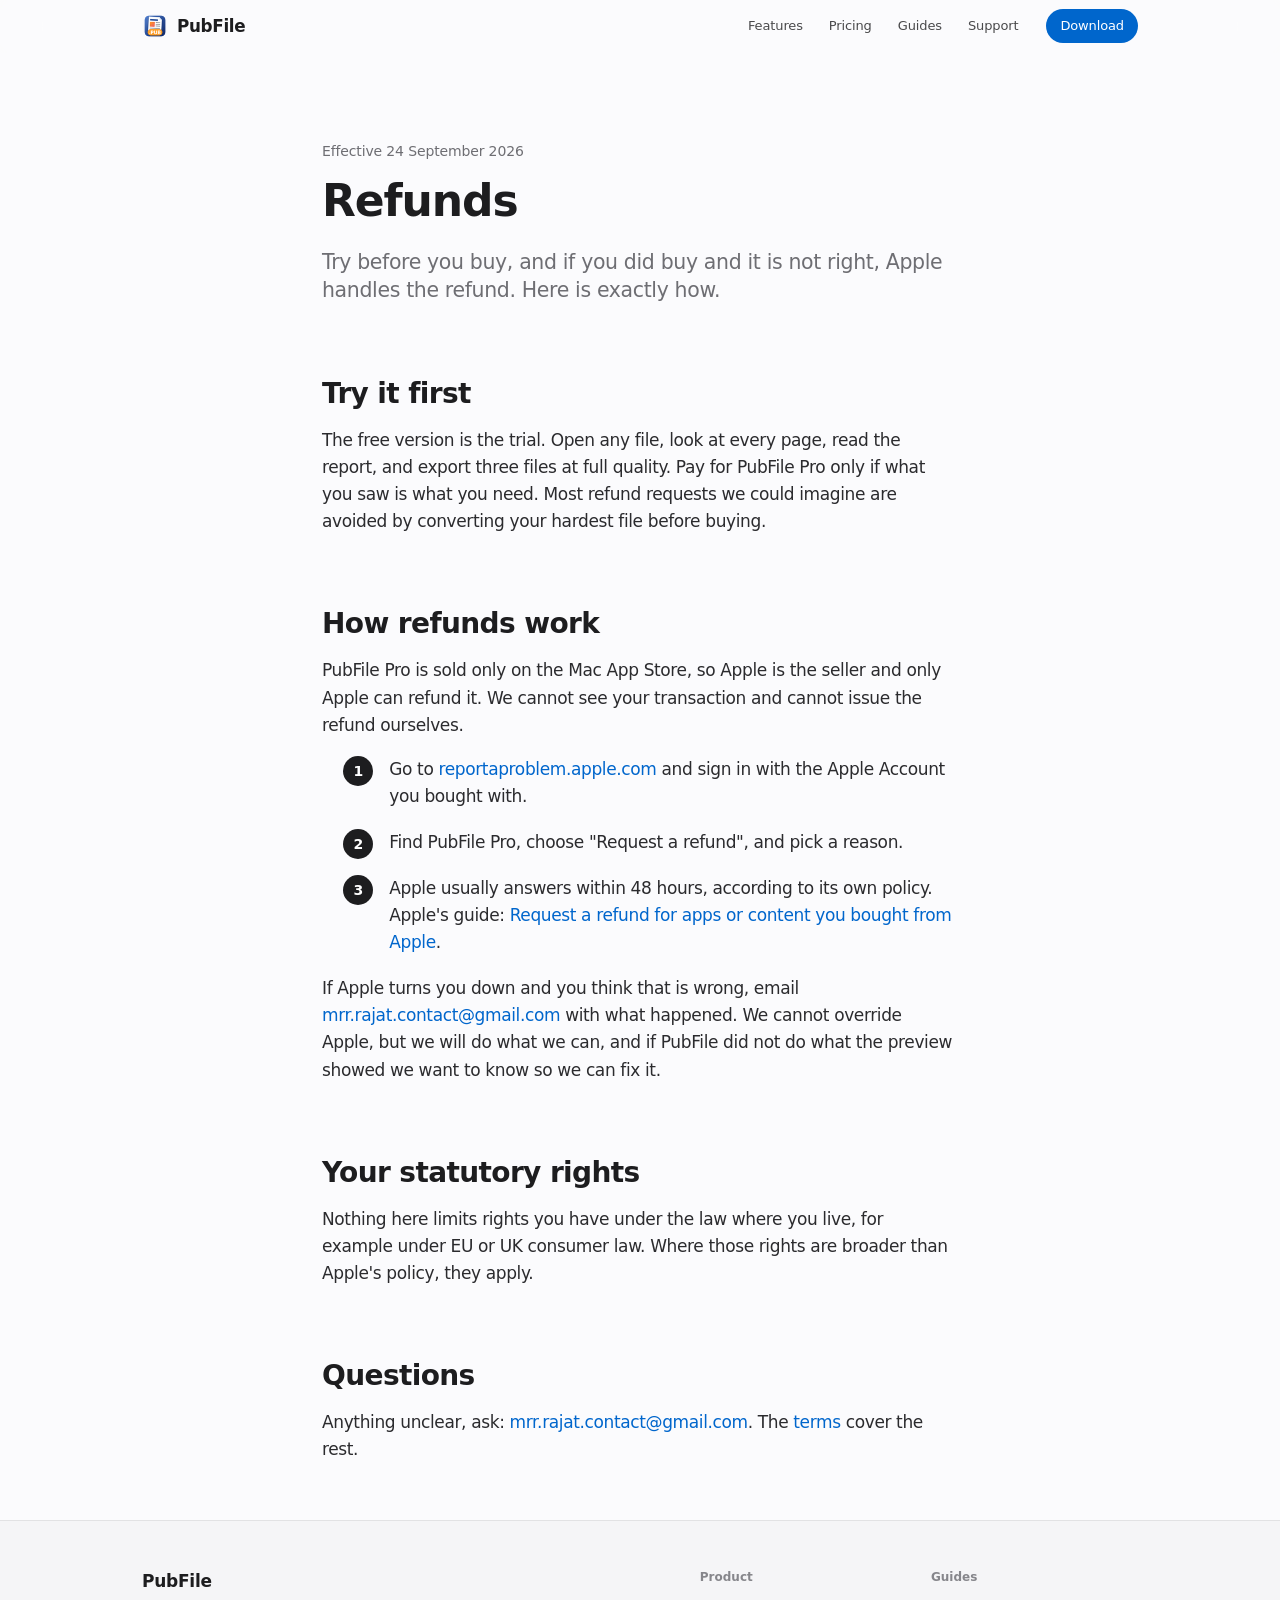
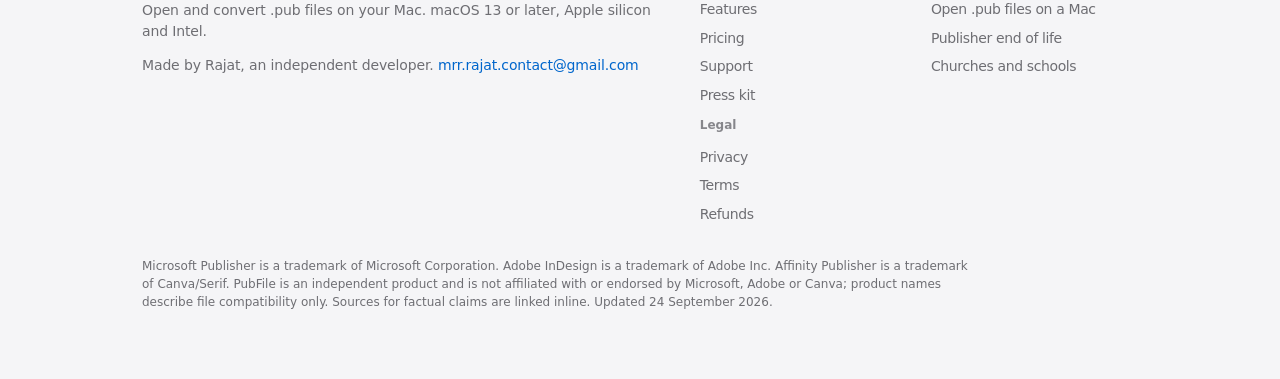
<file: refunds/index.html>
<!doctype html>
<html lang="en">
<head>
<meta charset="utf-8">
<meta name="viewport" content="width=device-width, initial-scale=1">
<script>document.documentElement.classList.add('js')</script>
<title>Refunds | PubFile</title>
<meta name="description" content="PubFile Pro is sold on the Mac App Store, so refunds go through Apple: the exact steps, and how to try the free version first so you rarely need one.">
<link rel="canonical" href="https://pubfile-app.github.io/refunds/">
<meta name="theme-color" content="#fbfbfd">
<meta name="author" content="Rajat">
<meta name="google-site-verification" content="E4eFGpj3DkZxsYqSFtVgZzcANvRPirCoqncYKT2M6iA"><meta name="referrer" content="strict-origin-when-cross-origin">
<link rel="alternate" type="application/atom+xml" title="PubFile guides" href="/feed.xml">
<meta property="og:type" content="website">
<meta property="og:site_name" content="PubFile">
<meta property="og:title" content="PubFile refund policy">
<meta property="og:description" content="PubFile Pro is sold on the Mac App Store, so refunds go through Apple: the exact steps, and how to try the free version first so you rarely need one.">
<meta property="og:url" content="https://pubfile-app.github.io/refunds/">
<meta property="og:image" content="https://pubfile-app.github.io/og/refunds.png">
<meta property="og:image:width" content="1200">
<meta property="og:image:height" content="630">
<meta property="og:image:alt" content="PubFile refund policy">
<meta property="og:locale" content="en_US">
<meta name="twitter:card" content="summary_large_image">
<meta name="twitter:title" content="PubFile refund policy">
<meta name="twitter:description" content="PubFile Pro is sold on the Mac App Store, so refunds go through Apple: the exact steps, and how to try the free version first so you rarely need one.">
<meta name="twitter:image" content="https://pubfile-app.github.io/og/refunds.png">
<link rel="icon" href="/favicon.ico" sizes="16x16 32x32 48x48">
<link rel="icon" href="/img/icon/app-icon-256.png" type="image/png" sizes="256x256">
<link rel="apple-touch-icon" href="/apple-touch-icon.png">
<link rel="stylesheet" href="/style.css?v=5900e579">
<script type="application/ld+json">{"@context": "https://schema.org", "@type": "BreadcrumbList", "itemListElement": [{"@type": "ListItem", "item": "https://pubfile-app.github.io/", "name": "PubFile", "position": 1}, {"@type": "ListItem", "item": "https://pubfile-app.github.io/refunds/", "name": "PubFile refund policy", "position": 2}]}</script></head>
<body class="page-refunds">
<a class="skip" href="#main">Skip to content</a>

<header class="nav">
  <div class="nav-inner">
    <a class="brand" href="/" aria-label="PubFile home">
      <img src="/img/icon/app-icon-48.png" srcset="/img/icon/app-icon-48.png 1x, /img/icon/app-icon-128.png 2x" width="26" height="26" alt="">
      <span>PubFile</span>
    </a>
    <nav aria-label="Main">
      <details class="menu" open>
        <summary aria-label="Menu"><svg width="18" height="18" viewBox="0 0 18 18" fill="none" stroke="currentColor" stroke-width="1.8" stroke-linecap="round" aria-hidden="true"><path d="M2 5h14M2 9h14M2 13h14"/></svg></summary>
        <div class="menu-panel">
          <a href="/pub-to-idml-pdf-converter-mac/">Features</a>
          <a href="/#pricing">Pricing</a>
          <a href="/open-pub-files-on-mac/">Guides</a>
          <a href="/support/">Support</a>
        </div>
      </details>
    </nav>
<a class="pill pill-sm" href="https://apps.apple.com/app/6813768537" rel="noopener">Download</a>  </div>
</header>

<main id="main" tabindex="-1">
<article class="article">
  <header>
    <p class="t-caption">Effective <time datetime="2026-09-24">24 September 2026</time></p>
    <h1 class="t-headline">Refunds</h1>
    <p class="lede t-sub">Try before you buy, and if you did buy and it is not right, Apple handles the refund. Here is exactly how.</p>
  </header>
  <div class="prose">

  <h2>Try it first</h2>
  <p>The free version is the trial. Open any file, look at every page, read the report, and export three files at full quality. Pay for PubFile Pro only if what you saw is what you need. Most refund requests we could imagine are avoided by converting your hardest file before buying.</p>

  <h2>How refunds work</h2>
  <p>PubFile Pro is sold only on the Mac App Store, so Apple is the seller and only Apple can refund it. We cannot see your transaction and cannot issue the refund ourselves.</p>
  <ol class="steps">
    <li>Go to <a href="https://reportaproblem.apple.com" rel="noopener">reportaproblem.apple.com</a> and sign in with the Apple Account you bought with.</li>
    <li>Find PubFile Pro, choose "Request a refund", and pick a reason.</li>
    <li>Apple usually answers within 48 hours, according to its own policy. Apple's guide: <a href="https://support.apple.com/en-us/118223" rel="noopener">Request a refund for apps or content you bought from Apple</a>.</li>
  </ol>
  <p>If Apple turns you down and you think that is wrong, email <a href="mailto:mrr.rajat.contact@gmail.com">mrr.rajat.contact@gmail.com</a> with what happened. We cannot override Apple, but we will do what we can, and if PubFile did not do what the preview showed we want to know so we can fix it.</p>

  <h2>Your statutory rights</h2>
  <p>Nothing here limits rights you have under the law where you live, for example under EU or UK consumer law. Where those rights are broader than Apple's policy, they apply.</p>

  <h2>Questions</h2>
  <p>Anything unclear, ask: <a href="mailto:mrr.rajat.contact@gmail.com">mrr.rajat.contact@gmail.com</a>. The <a href="/terms/">terms</a> cover the rest.</p>
  </div>
</article>

</main>

<footer class="footer">
  <div class="wrap">
    <div class="footer-grid">
      <div>
        <p class="footer-brand">PubFile</p>
        <p class="t-caption">Open and convert .pub files on your Mac. macOS 13 or later, Apple silicon and Intel.</p>
        <p class="t-caption">Made by Rajat, an independent developer. <a href="mailto:mrr.rajat.contact@gmail.com">mrr.rajat.contact@gmail.com</a></p>
      </div>
      <nav aria-label="Footer" class="footer-cols">
        <div>
          <p class="footer-h">Product</p>
          <a href="/pub-to-idml-pdf-converter-mac/">Features</a>
          <a href="/#pricing">Pricing</a>
          <a href="/support/">Support</a>
          <a href="/press/">Press kit</a>
        </div>
        <div>
          <p class="footer-h">Guides</p>
          <a href="/open-pub-files-on-mac/">Open .pub files on a Mac</a>
          <a href="/publisher-end-of-life-2026/">Publisher end of life</a>
          <a href="/publisher-alternatives-churches-schools/">Churches and schools</a>
        </div>
        <div>
          <p class="footer-h">Legal</p>
          <a href="/privacy/">Privacy</a>
          <a href="/terms/">Terms</a>
          <a href="/refunds/">Refunds</a>
        </div>
      </nav>
    </div>
    <p class="t-legal">Microsoft Publisher is a trademark of Microsoft Corporation. Adobe InDesign is a trademark of Adobe Inc. Affinity Publisher is a trademark of Canva/Serif. PubFile is an independent product and is not affiliated with or endorsed by Microsoft, Adobe or Canva; product names describe file compatibility only. Sources for factual claims are linked inline. Updated <time datetime="2026-09-24">24 September 2026</time>.</p>
  </div>
</footer>
<script src="/site.js?v=5900e579" defer></script>
</body>
</html>
</file>
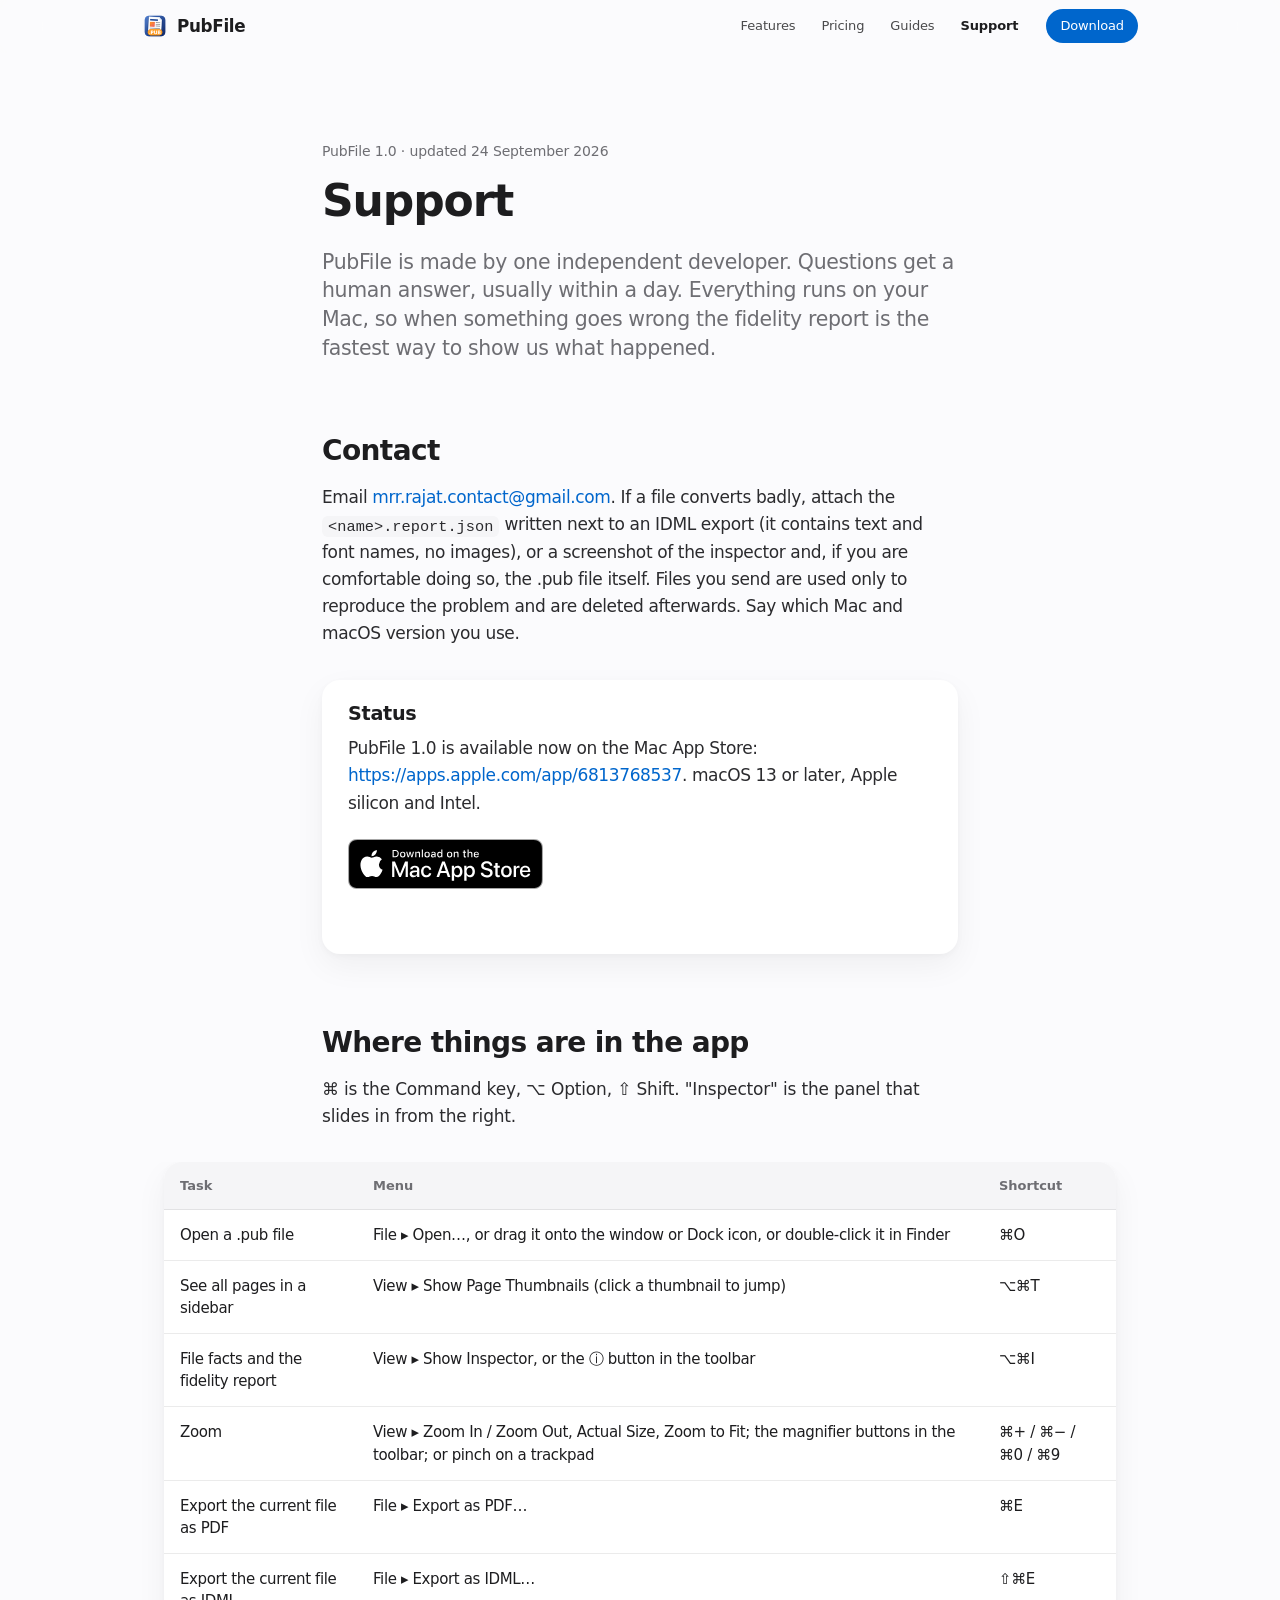
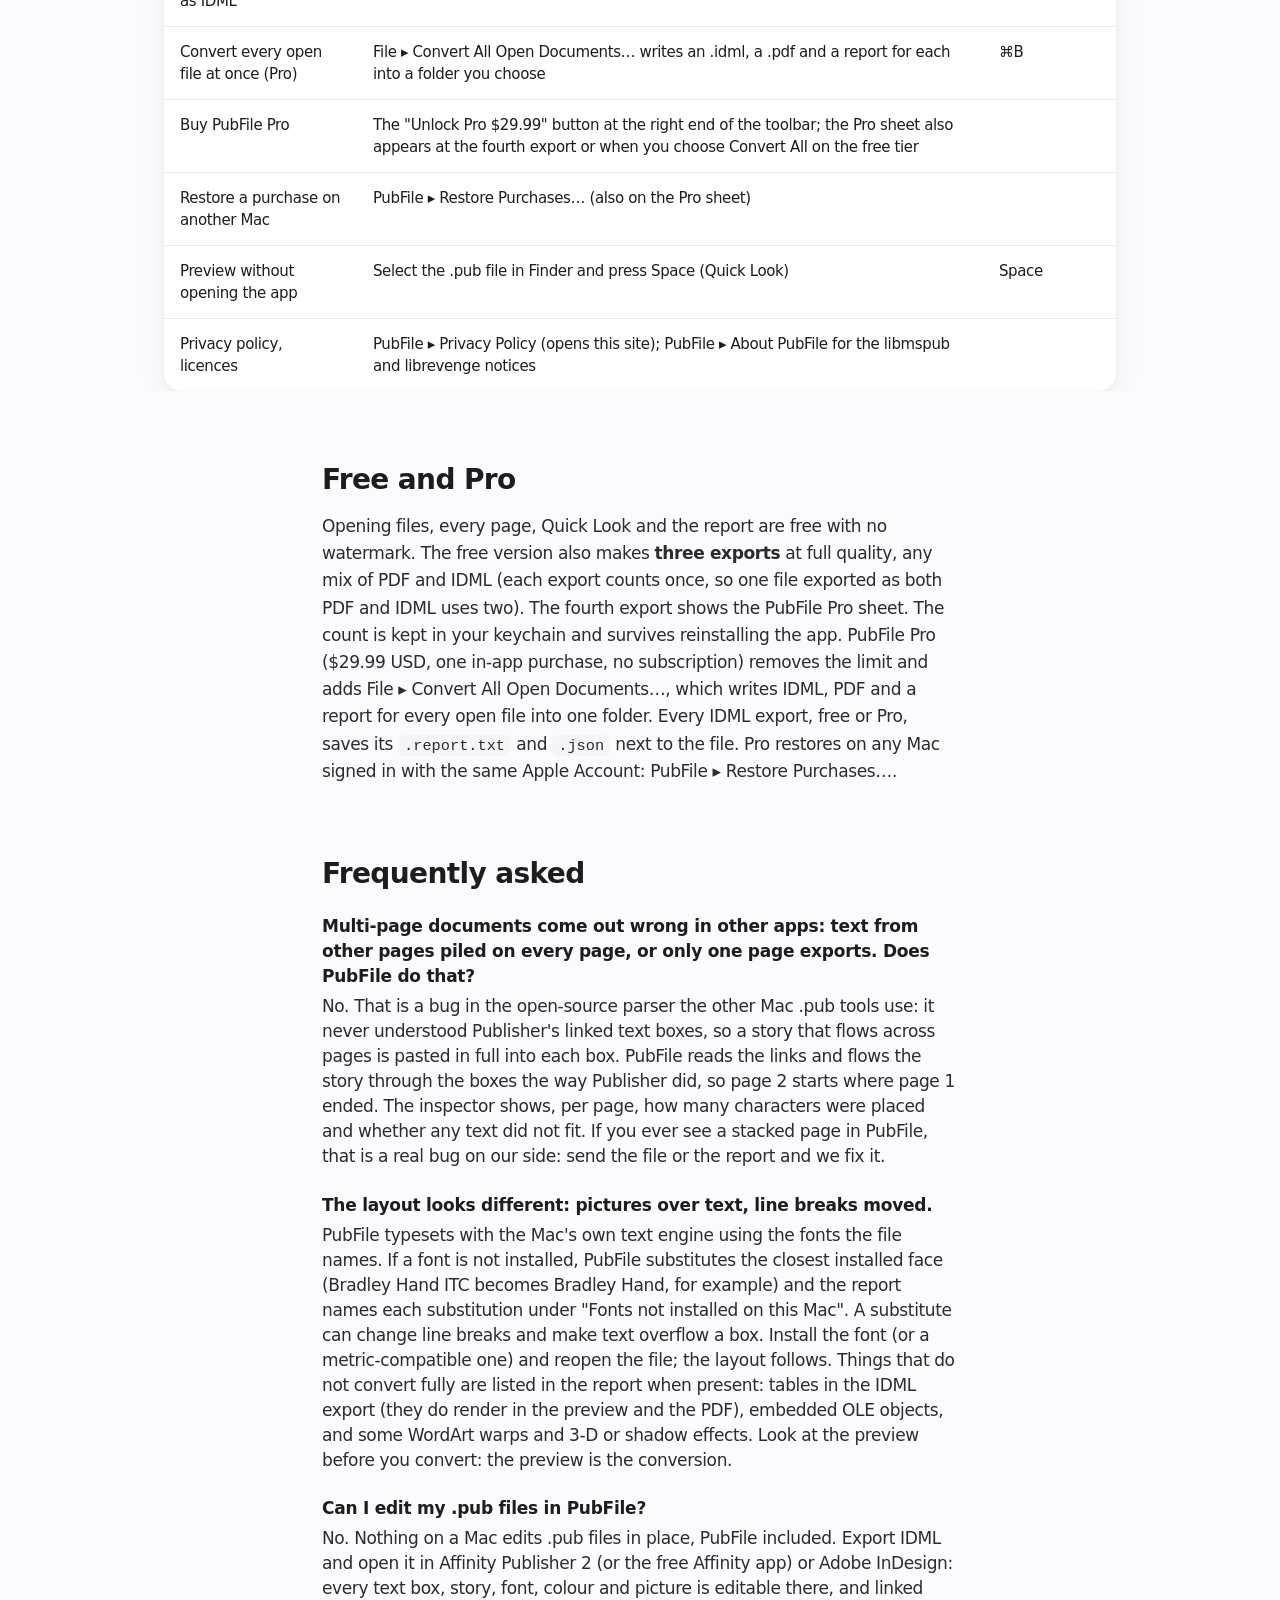
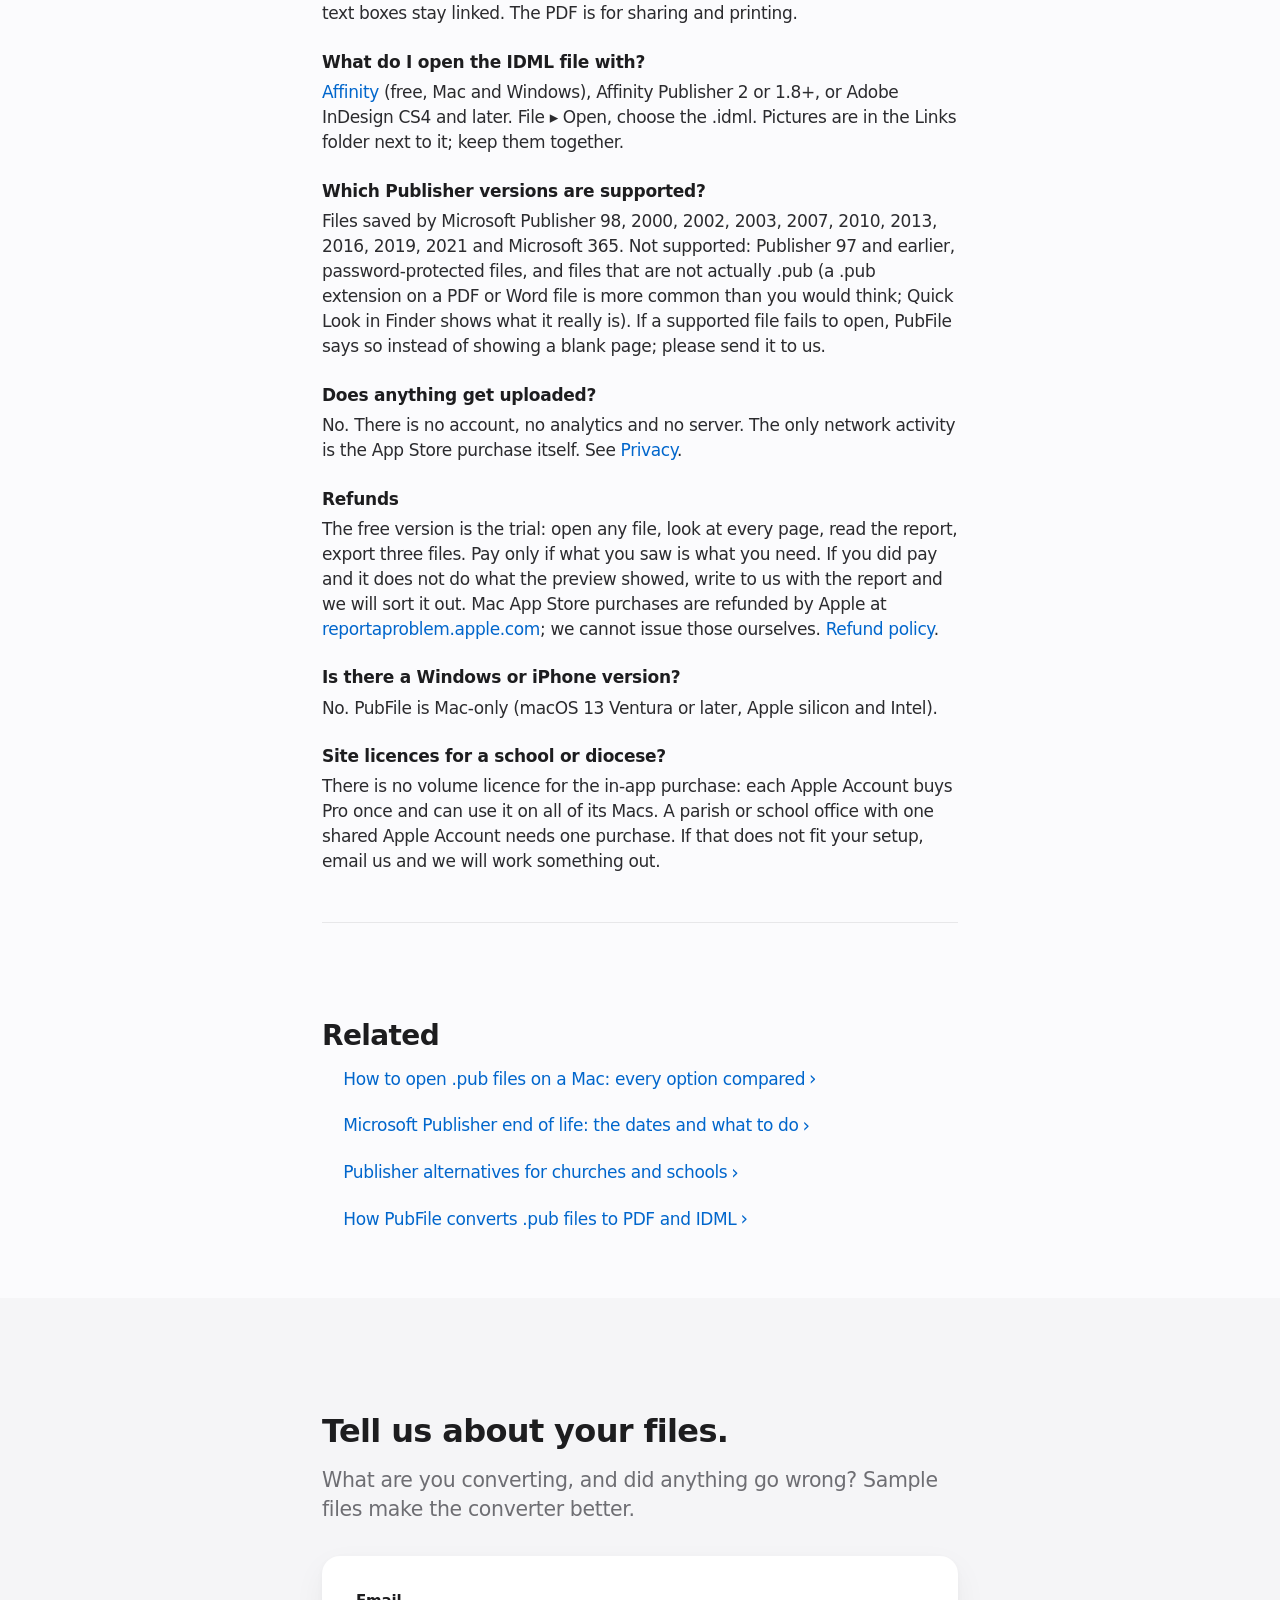
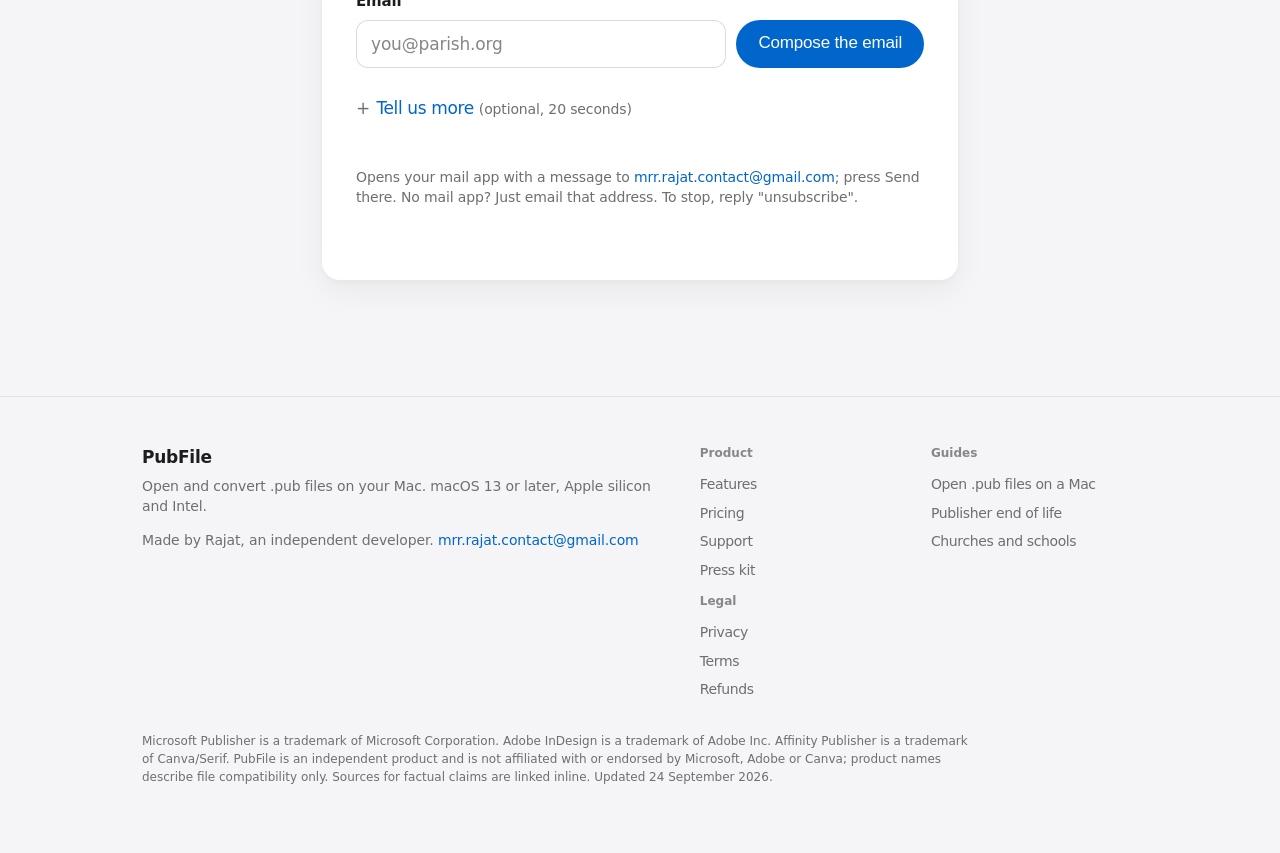
<file: support/index.html>
<!doctype html>
<html lang="en">
<head>
<meta charset="utf-8">
<meta name="viewport" content="width=device-width, initial-scale=1">
<script>document.documentElement.classList.add('js')</script>
<title>Support | PubFile</title>
<meta name="description" content="Help with PubFile: where each feature is in the menus, supported Publisher versions, what the report means, free vs Pro, refunds, and how to reach a human.">
<link rel="canonical" href="https://pubfile-app.github.io/support/">
<meta name="theme-color" content="#fbfbfd">
<meta name="author" content="Rajat">
<meta name="google-site-verification" content="E4eFGpj3DkZxsYqSFtVgZzcANvRPirCoqncYKT2M6iA"><meta name="referrer" content="strict-origin-when-cross-origin">
<link rel="alternate" type="application/atom+xml" title="PubFile guides" href="/feed.xml">
<meta property="og:type" content="website">
<meta property="og:site_name" content="PubFile">
<meta property="og:title" content="PubFile support">
<meta property="og:description" content="Help with PubFile: where each feature is in the menus, supported Publisher versions, what the report means, free vs Pro, refunds, and how to reach a human.">
<meta property="og:url" content="https://pubfile-app.github.io/support/">
<meta property="og:image" content="https://pubfile-app.github.io/og/support.png">
<meta property="og:image:width" content="1200">
<meta property="og:image:height" content="630">
<meta property="og:image:alt" content="PubFile support">
<meta property="og:locale" content="en_US">
<meta name="twitter:card" content="summary_large_image">
<meta name="twitter:title" content="PubFile support">
<meta name="twitter:description" content="Help with PubFile: where each feature is in the menus, supported Publisher versions, what the report means, free vs Pro, refunds, and how to reach a human.">
<meta name="twitter:image" content="https://pubfile-app.github.io/og/support.png">
<link rel="icon" href="/favicon.ico" sizes="16x16 32x32 48x48">
<link rel="icon" href="/img/icon/app-icon-256.png" type="image/png" sizes="256x256">
<link rel="apple-touch-icon" href="/apple-touch-icon.png">
<link rel="stylesheet" href="/style.css?v=5900e579">
<script type="application/ld+json">{"@context": "https://schema.org", "@type": "FAQPage", "mainEntity": [{"@type": "Question", "acceptedAnswer": {"@type": "Answer", "text": "Yes. Other Mac .pub tools paste a whole linked story into every page. PubFile follows the links between text boxes so page 2 starts where page 1 ended, and the report shows how much text was placed on each page."}, "name": "Does PubFile fix multi-page documents that come out wrong in other apps?"}, {"@type": "Question", "acceptedAnswer": {"@type": "Answer", "text": "No. Nothing on a Mac edits .pub files in place. Export IDML and open it in Affinity or Adobe InDesign; every text box, font, colour and picture is editable there."}, "name": "Can I edit my .pub files in PubFile?"}, {"@type": "Question", "acceptedAnswer": {"@type": "Answer", "text": "Files saved by Publisher 98 through Publisher 2021 and Microsoft 365. Publisher 97 and earlier and password-protected files are not supported."}, "name": "Which Publisher versions are supported?"}, {"@type": "Question", "acceptedAnswer": {"@type": "Answer", "text": "No. There is no account, no analytics and no server. The only network activity is the App Store purchase itself."}, "name": "Does anything get uploaded?"}, {"@type": "Question", "acceptedAnswer": {"@type": "Answer", "text": "PubFile Pro is sold on the Mac App Store, so Apple issues refunds at reportaproblem.apple.com. Try the three free conversions first."}, "name": "How do refunds work?"}, {"@type": "Question", "acceptedAnswer": {"@type": "Answer", "text": "No. PubFile is Mac-only, macOS 13 or later, Apple silicon and Intel."}, "name": "Is there a Windows or iPhone version?"}]}</script><script type="application/ld+json">{"@context": "https://schema.org", "@type": "BreadcrumbList", "itemListElement": [{"@type": "ListItem", "item": "https://pubfile-app.github.io/", "name": "PubFile", "position": 1}, {"@type": "ListItem", "item": "https://pubfile-app.github.io/support/", "name": "PubFile support", "position": 2}]}</script></head>
<body class="page-support">
<a class="skip" href="#main">Skip to content</a>

<header class="nav">
  <div class="nav-inner">
    <a class="brand" href="/" aria-label="PubFile home">
      <img src="/img/icon/app-icon-48.png" srcset="/img/icon/app-icon-48.png 1x, /img/icon/app-icon-128.png 2x" width="26" height="26" alt="">
      <span>PubFile</span>
    </a>
    <nav aria-label="Main">
      <details class="menu" open>
        <summary aria-label="Menu"><svg width="18" height="18" viewBox="0 0 18 18" fill="none" stroke="currentColor" stroke-width="1.8" stroke-linecap="round" aria-hidden="true"><path d="M2 5h14M2 9h14M2 13h14"/></svg></summary>
        <div class="menu-panel">
          <a href="/pub-to-idml-pdf-converter-mac/">Features</a>
          <a href="/#pricing">Pricing</a>
          <a href="/open-pub-files-on-mac/">Guides</a>
          <a href="/support/" aria-current="page">Support</a>
        </div>
      </details>
    </nav>
<a class="pill pill-sm" href="https://apps.apple.com/app/6813768537" rel="noopener">Download</a>  </div>
</header>

<main id="main" tabindex="-1">
<article class="article">
  <header>
    <p class="t-caption">PubFile 1.0 · updated <time datetime="2026-09-24">24 September 2026</time></p>
    <h1 class="t-headline">Support</h1>
    <p class="lede t-sub">PubFile is made by one independent developer. Questions get a human answer, usually within a day. Everything runs on your Mac, so when something goes wrong the fidelity report is the fastest way to show us what happened.</p>
  </header>
  <div class="prose">

  <h2>Contact</h2>
  <p>Email <a href="mailto:mrr.rajat.contact@gmail.com">mrr.rajat.contact@gmail.com</a>. If a file converts badly, attach the <code>&lt;name&gt;.report.json</code> written next to an IDML export (it contains text and font names, no images), or a screenshot of the inspector and, if you are comfortable doing so, the .pub file itself. Files you send are used only to reproduce the problem and are deleted afterwards. Say which Mac and macOS version you use.</p>
  <div class="note">
    <h3>Status</h3>
    <p>PubFile 1.0 is available now on the Mac App Store: <a href="https://apps.apple.com/app/6813768537" rel="noopener">https://apps.apple.com/app/6813768537</a>. macOS 13 or later, Apple silicon and Intel.</p>
    <div class="cta-row"><a class="mas-badge" href="https://apps.apple.com/app/6813768537" rel="noopener" aria-label="Download PubFile on the Mac App Store">
  <img src="/mac-app-store-badge.svg" alt="Download on the Mac App Store" width="196" height="50">
</a>
</div>
  </div>

  <h2>Where things are in the app</h2>
  <p class="t-caption">⌘ is the Command key, ⌥ Option, ⇧ Shift. "Inspector" is the panel that slides in from the right.</p>
  <div class="table-wrap"><table><caption>PubFile tasks, the menu that does them, and the shortcut</caption>
    <thead><tr><th>Task</th><th>Menu</th><th>Shortcut</th></tr></thead>
    <tbody>
      <tr><td>Open a .pub file</td><td>File ▸ Open…, or drag it onto the window or Dock icon, or double-click it in Finder</td><td>⌘O</td></tr>
      <tr><td>See all pages in a sidebar</td><td>View ▸ Show Page Thumbnails (click a thumbnail to jump)</td><td>⌥⌘T</td></tr>
      <tr><td>File facts and the fidelity report</td><td>View ▸ Show Inspector, or the ⓘ button in the toolbar</td><td>⌥⌘I</td></tr>
      <tr><td>Zoom</td><td>View ▸ Zoom In / Zoom Out, Actual Size, Zoom to Fit; the magnifier buttons in the toolbar; or pinch on a trackpad</td><td>⌘+ / ⌘− / ⌘0 / ⌘9</td></tr>
      <tr><td>Export the current file as PDF</td><td>File ▸ Export as PDF…</td><td>⌘E</td></tr>
      <tr><td>Export the current file as IDML</td><td>File ▸ Export as IDML…</td><td>⇧⌘E</td></tr>
      <tr><td>Convert every open file at once (Pro)</td><td>File ▸ Convert All Open Documents… writes an .idml, a .pdf and a report for each into a folder you choose</td><td>⌘B</td></tr>
      <tr><td>Buy PubFile Pro</td><td>The "Unlock Pro $29.99" button at the right end of the toolbar; the Pro sheet also appears at the fourth export or when you choose Convert All on the free tier</td><td></td></tr>
      <tr><td>Restore a purchase on another Mac</td><td>PubFile ▸ Restore Purchases… (also on the Pro sheet)</td><td></td></tr>
      <tr><td>Preview without opening the app</td><td>Select the .pub file in Finder and press Space (Quick Look)</td><td>Space</td></tr>
      <tr><td>Privacy policy, licences</td><td>PubFile ▸ Privacy Policy (opens this site); PubFile ▸ About PubFile for the libmspub and librevenge notices</td><td></td></tr>
    </tbody>
  </table></div>

  <h2>Free and Pro</h2>
  <p>Opening files, every page, Quick Look and the report are free with no watermark. The free version also makes <strong>three exports</strong> at full quality, any mix of PDF and IDML (each export counts once, so one file exported as both PDF and IDML uses two). The fourth export shows the PubFile Pro sheet. The count is kept in your keychain and survives reinstalling the app. PubFile Pro ($29.99 USD, one in-app purchase, no subscription) removes the limit and adds File ▸ Convert All Open Documents…, which writes IDML, PDF and a report for every open file into one folder. Every IDML export, free or Pro, saves its <code>.report.txt</code> and <code>.json</code> next to the file. Pro restores on any Mac signed in with the same Apple Account: PubFile ▸ Restore Purchases….</p>

  <h2>Frequently asked</h2>
  <dl class="faq">
    <dt>Multi-page documents come out wrong in other apps: text from other pages piled on every page, or only one page exports. Does PubFile do that?</dt>
    <dd>No. That is a bug in the open-source parser the other Mac .pub tools use: it never understood Publisher's linked text boxes, so a story that flows across pages is pasted in full into each box. PubFile reads the links and flows the story through the boxes the way Publisher did, so page 2 starts where page 1 ended. The inspector shows, per page, how many characters were placed and whether any text did not fit. If you ever see a stacked page in PubFile, that is a real bug on our side: send the file or the report and we fix it.</dd>

    <dt>The layout looks different: pictures over text, line breaks moved.</dt>
    <dd>PubFile typesets with the Mac's own text engine using the fonts the file names. If a font is not installed, PubFile substitutes the closest installed face (Bradley Hand ITC becomes Bradley Hand, for example) and the report names each substitution under "Fonts not installed on this Mac". A substitute can change line breaks and make text overflow a box. Install the font (or a metric-compatible one) and reopen the file; the layout follows. Things that do not convert fully are listed in the report when present: tables in the IDML export (they do render in the preview and the PDF), embedded OLE objects, and some WordArt warps and 3-D or shadow effects. Look at the preview before you convert: the preview is the conversion.</dd>

    <dt>Can I edit my .pub files in PubFile?</dt>
    <dd>No. Nothing on a Mac edits .pub files in place, PubFile included. Export IDML and open it in Affinity Publisher 2 (or the free Affinity app) or Adobe InDesign: every text box, story, font, colour and picture is editable there, and linked text boxes stay linked. The PDF is for sharing and printing.</dd>

    <dt>What do I open the IDML file with?</dt>
    <dd><a href="https://www.affinity.studio/" rel="noopener">Affinity</a> (free, Mac and Windows), Affinity Publisher 2 or 1.8+, or Adobe InDesign CS4 and later. File ▸ Open, choose the .idml. Pictures are in the Links folder next to it; keep them together.</dd>

    <dt>Which Publisher versions are supported?</dt>
    <dd>Files saved by Microsoft Publisher 98, 2000, 2002, 2003, 2007, 2010, 2013, 2016, 2019, 2021 and Microsoft 365. Not supported: Publisher 97 and earlier, password-protected files, and files that are not actually .pub (a .pub extension on a PDF or Word file is more common than you would think; Quick Look in Finder shows what it really is). If a supported file fails to open, PubFile says so instead of showing a blank page; please send it to us.</dd>

    <dt>Does anything get uploaded?</dt>
    <dd>No. There is no account, no analytics and no server. The only network activity is the App Store purchase itself. See <a href="/privacy/">Privacy</a>.</dd>

    <dt>Refunds</dt>
    <dd>The free version is the trial: open any file, look at every page, read the report, export three files. Pay only if what you saw is what you need. If you did pay and it does not do what the preview showed, write to us with the report and we will sort it out. Mac App Store purchases are refunded by Apple at <a href="https://reportaproblem.apple.com" rel="noopener">reportaproblem.apple.com</a>; we cannot issue those ourselves. <a href="/refunds/">Refund policy</a>.</dd>

    <dt>Is there a Windows or iPhone version?</dt>
    <dd>No. PubFile is Mac-only (macOS 13 Ventura or later, Apple silicon and Intel).</dd>

    <dt>Site licences for a school or diocese?</dt>
    <dd>There is no volume licence for the in-app purchase: each Apple Account buys Pro once and can use it on all of its Macs. A parish or school office with one shared Apple Account needs one purchase. If that does not fit your setup, email us and we will work something out.</dd>
  </dl>
<nav class="related" aria-label="Related guides">
  <h2 class="t-title">Related</h2>
  <ul class="linklist">
<li><a class="link-arrow" href="/open-pub-files-on-mac/">How to open .pub files on a Mac: every option compared</a></li><li><a class="link-arrow" href="/publisher-end-of-life-2026/">Microsoft Publisher end of life: the dates and what to do</a></li><li><a class="link-arrow" href="/publisher-alternatives-churches-schools/">Publisher alternatives for churches and schools</a></li><li><a class="link-arrow" href="/pub-to-idml-pdf-converter-mac/">How PubFile converts .pub files to PDF and IDML</a></li>  </ul>
</nav>  </div>
</article>

<section class="band interest-band" id="interest" aria-labelledby="interest-h">
  <div class="wrap-narrow">
    <h2 class="t-title" id="interest-h">Tell us about your files.</h2>
    <p class="t-sub">What are you converting, and did anything go wrong? Sample files make the converter better.</p>
<form class="interest" id="interest-form"
action="mailto:mrr.rajat.contact@gmail.com" method="post" enctype="text/plain" data-mailto="mrr.rajat.contact@gmail.com">
  <input type="hidden" name="_subject" value="PubFile interest: support">
  <input type="hidden" name="page" value="/support/">
  <input type="text" name="_gotcha" class="visually-hidden" tabindex="-1" autocomplete="off" aria-hidden="true">

  <div class="form-row">
    <div class="field">
      <label for="f-email">Email</label>
      <input id="f-email" type="email" name="email" required autocomplete="email" placeholder="you@parish.org">
    </div>
    <button type="submit" class="pill">Compose the email</button>
  </div>

  <details class="more">
    <summary>Tell us more <span class="t-caption">(optional, 20 seconds)</span></summary>
    <fieldset class="field">
      <legend>Roughly how many .pub files?</legend>
      <div class="seg" role="radiogroup">
        <label><input type="radio" name="files" value="1-10"><span>1 to 10</span></label>
        <label><input type="radio" name="files" value="10-100"><span>10 to 100</span></label>
        <label><input type="radio" name="files" value="100-1000"><span>100 to 1,000</span></label>
        <label><input type="radio" name="files" value="1000+"><span>More</span></label>
      </div>
    </fieldset>

    <fieldset class="field">
      <legend>What do you need most?</legend>
      <div class="checks">
        <label><input type="checkbox" name="need" value="pdf"><span>PDF copies to keep</span></label>
        <label><input type="checkbox" name="need" value="editable"><span>Files I can keep editing (in Affinity or InDesign)</span></label>
        <label><input type="checkbox" name="need" value="multipage"><span>Multi-page newsletters that come out right</span></label>
        <label><input type="checkbox" name="need" value="batch"><span>Converting many files at once</span></label>
      </div>
    </fieldset>

    <div class="field">
      <label for="f-note">Anything else</label>
      <textarea id="f-note" name="note" rows="3" placeholder="Publisher version, the kind of documents, a deadline..."></textarea>
    </div>
  </details>

  <div class="form-actions">
    <p class="t-caption form-help">
Opens your mail app with a message to <a href="mailto:mrr.rajat.contact@gmail.com">mrr.rajat.contact@gmail.com</a>; press Send there. No mail app? Just email that address.      To stop, reply "unsubscribe".
    </p>
  </div>
  <p class="form-status" role="status" aria-live="polite"></p>
</form>  </div>
</section>
</main>

<footer class="footer">
  <div class="wrap">
    <div class="footer-grid">
      <div>
        <p class="footer-brand">PubFile</p>
        <p class="t-caption">Open and convert .pub files on your Mac. macOS 13 or later, Apple silicon and Intel.</p>
        <p class="t-caption">Made by Rajat, an independent developer. <a href="mailto:mrr.rajat.contact@gmail.com">mrr.rajat.contact@gmail.com</a></p>
      </div>
      <nav aria-label="Footer" class="footer-cols">
        <div>
          <p class="footer-h">Product</p>
          <a href="/pub-to-idml-pdf-converter-mac/">Features</a>
          <a href="/#pricing">Pricing</a>
          <a href="/support/">Support</a>
          <a href="/press/">Press kit</a>
        </div>
        <div>
          <p class="footer-h">Guides</p>
          <a href="/open-pub-files-on-mac/">Open .pub files on a Mac</a>
          <a href="/publisher-end-of-life-2026/">Publisher end of life</a>
          <a href="/publisher-alternatives-churches-schools/">Churches and schools</a>
        </div>
        <div>
          <p class="footer-h">Legal</p>
          <a href="/privacy/">Privacy</a>
          <a href="/terms/">Terms</a>
          <a href="/refunds/">Refunds</a>
        </div>
      </nav>
    </div>
    <p class="t-legal">Microsoft Publisher is a trademark of Microsoft Corporation. Adobe InDesign is a trademark of Adobe Inc. Affinity Publisher is a trademark of Canva/Serif. PubFile is an independent product and is not affiliated with or endorsed by Microsoft, Adobe or Canva; product names describe file compatibility only. Sources for factual claims are linked inline. Updated <time datetime="2026-09-24">24 September 2026</time>.</p>
  </div>
</footer>
<script src="/site.js?v=5900e579" defer></script>
</body>
</html>
</file>
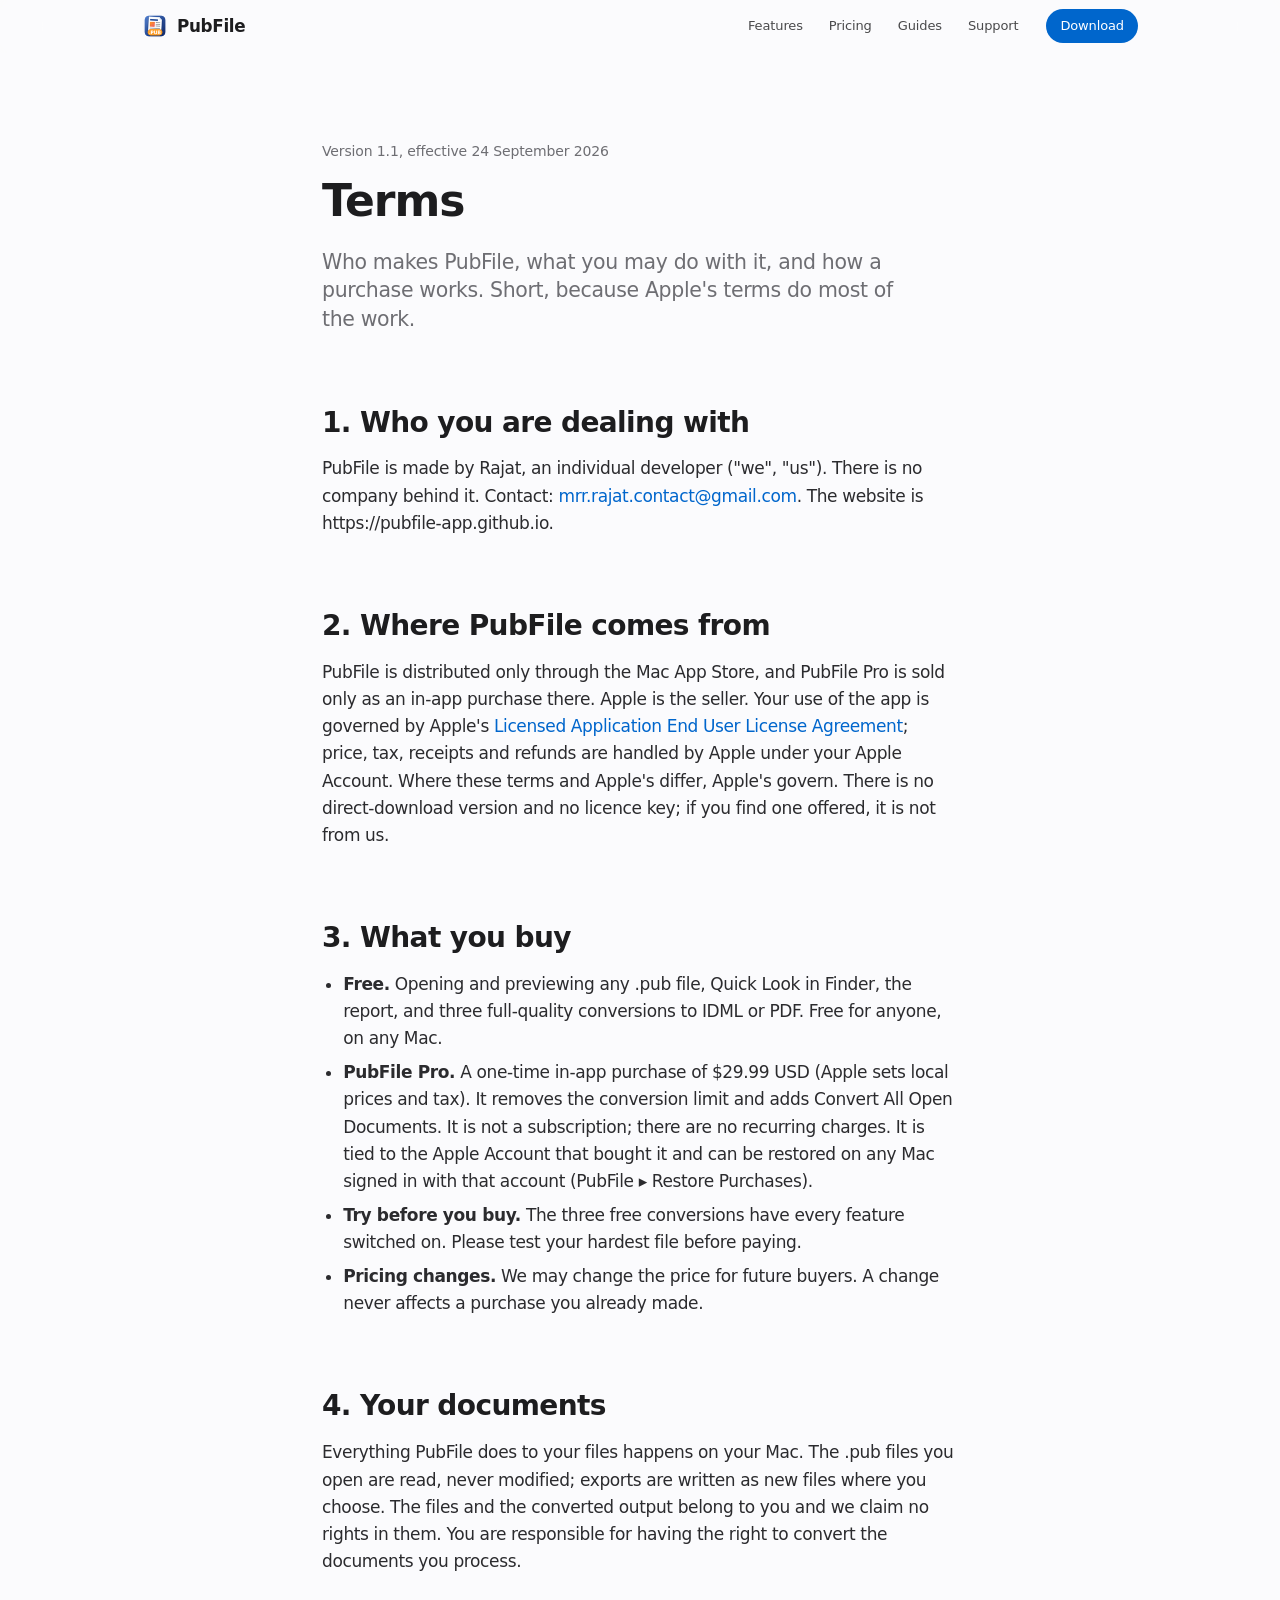
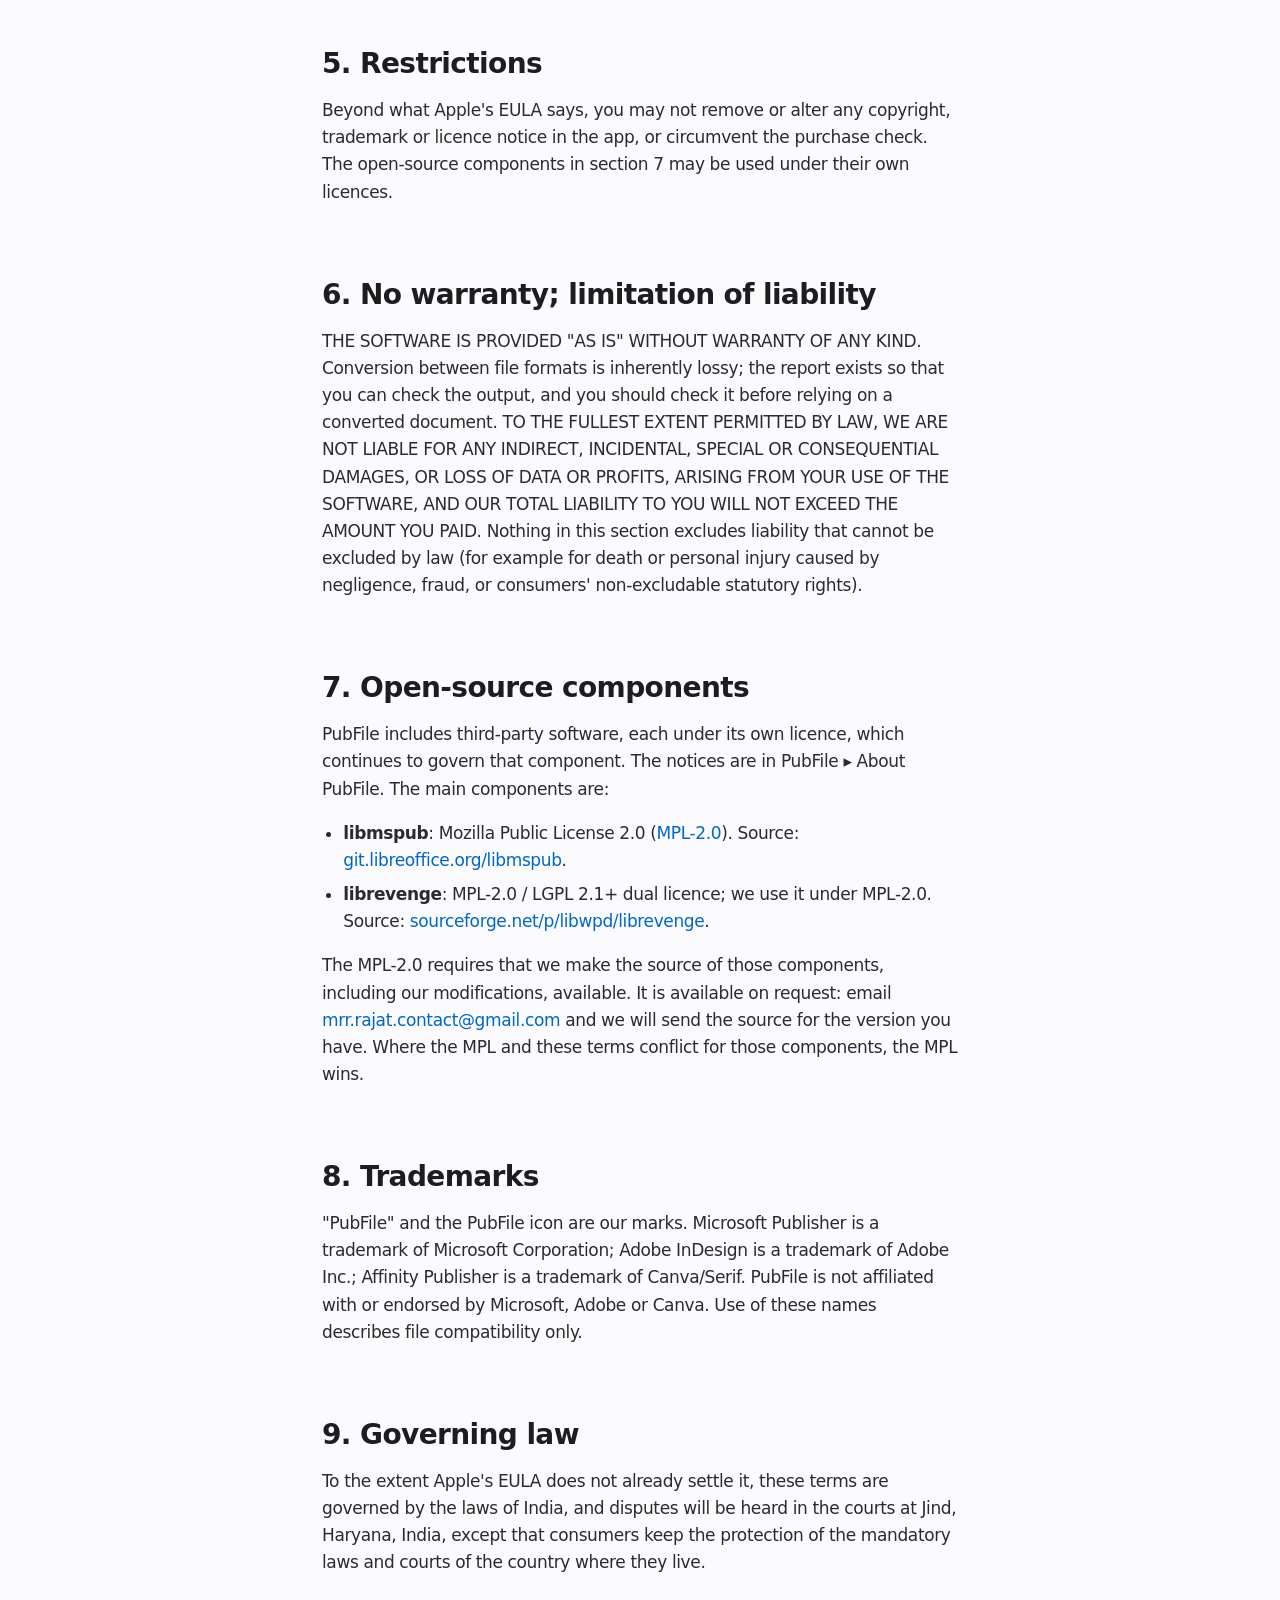
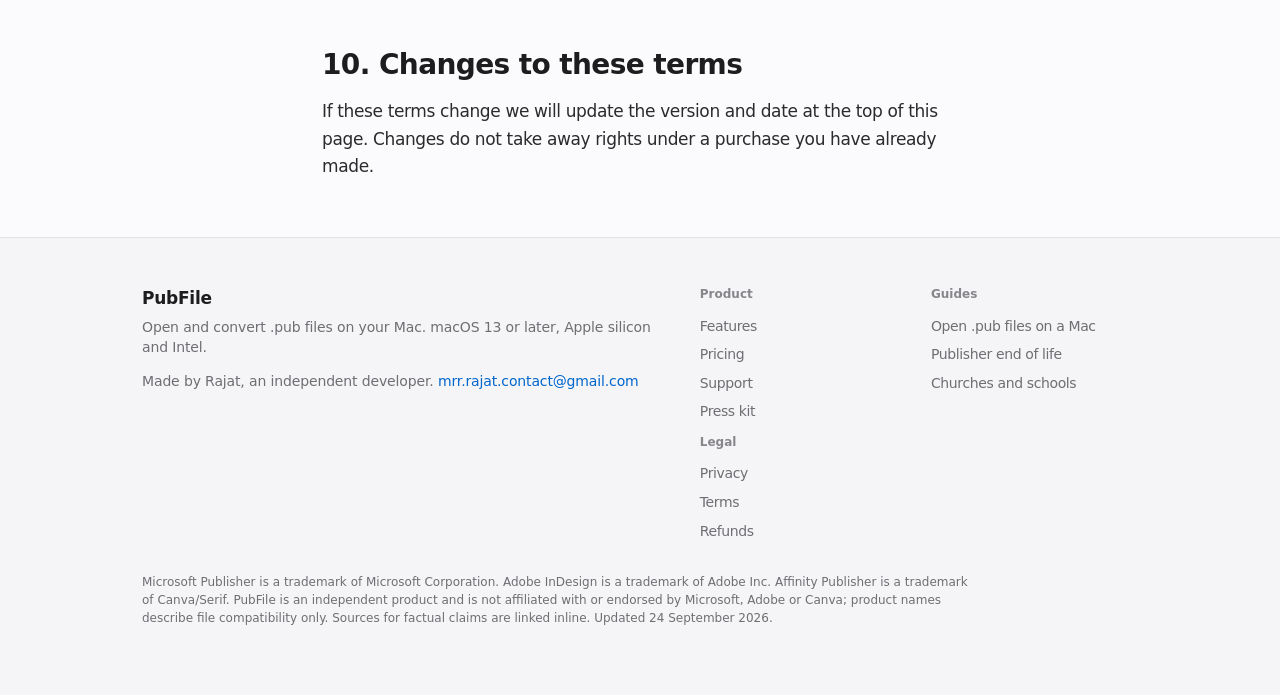
<file: terms/index.html>
<!doctype html>
<html lang="en">
<head>
<meta charset="utf-8">
<meta name="viewport" content="width=device-width, initial-scale=1">
<script>document.documentElement.classList.add('js')</script>
<title>Terms | PubFile</title>
<meta name="description" content="Who makes PubFile, what the free version and the PubFile Pro in-app purchase include, your documents, open-source notices. Mac App Store only.">
<link rel="canonical" href="https://pubfile-app.github.io/terms/">
<meta name="theme-color" content="#fbfbfd">
<meta name="author" content="Rajat">
<meta name="google-site-verification" content="E4eFGpj3DkZxsYqSFtVgZzcANvRPirCoqncYKT2M6iA"><meta name="referrer" content="strict-origin-when-cross-origin">
<link rel="alternate" type="application/atom+xml" title="PubFile guides" href="/feed.xml">
<meta property="og:type" content="website">
<meta property="og:site_name" content="PubFile">
<meta property="og:title" content="PubFile terms and licence">
<meta property="og:description" content="Who makes PubFile, what the free version and the PubFile Pro in-app purchase include, your documents, open-source notices. Mac App Store only.">
<meta property="og:url" content="https://pubfile-app.github.io/terms/">
<meta property="og:image" content="https://pubfile-app.github.io/og/terms.png">
<meta property="og:image:width" content="1200">
<meta property="og:image:height" content="630">
<meta property="og:image:alt" content="PubFile terms and licence">
<meta property="og:locale" content="en_US">
<meta name="twitter:card" content="summary_large_image">
<meta name="twitter:title" content="PubFile terms and licence">
<meta name="twitter:description" content="Who makes PubFile, what the free version and the PubFile Pro in-app purchase include, your documents, open-source notices. Mac App Store only.">
<meta name="twitter:image" content="https://pubfile-app.github.io/og/terms.png">
<link rel="icon" href="/favicon.ico" sizes="16x16 32x32 48x48">
<link rel="icon" href="/img/icon/app-icon-256.png" type="image/png" sizes="256x256">
<link rel="apple-touch-icon" href="/apple-touch-icon.png">
<link rel="stylesheet" href="/style.css?v=5900e579">
<script type="application/ld+json">{"@context": "https://schema.org", "@type": "BreadcrumbList", "itemListElement": [{"@type": "ListItem", "item": "https://pubfile-app.github.io/", "name": "PubFile", "position": 1}, {"@type": "ListItem", "item": "https://pubfile-app.github.io/terms/", "name": "PubFile terms and licence", "position": 2}]}</script></head>
<body class="page-terms">
<a class="skip" href="#main">Skip to content</a>

<header class="nav">
  <div class="nav-inner">
    <a class="brand" href="/" aria-label="PubFile home">
      <img src="/img/icon/app-icon-48.png" srcset="/img/icon/app-icon-48.png 1x, /img/icon/app-icon-128.png 2x" width="26" height="26" alt="">
      <span>PubFile</span>
    </a>
    <nav aria-label="Main">
      <details class="menu" open>
        <summary aria-label="Menu"><svg width="18" height="18" viewBox="0 0 18 18" fill="none" stroke="currentColor" stroke-width="1.8" stroke-linecap="round" aria-hidden="true"><path d="M2 5h14M2 9h14M2 13h14"/></svg></summary>
        <div class="menu-panel">
          <a href="/pub-to-idml-pdf-converter-mac/">Features</a>
          <a href="/#pricing">Pricing</a>
          <a href="/open-pub-files-on-mac/">Guides</a>
          <a href="/support/">Support</a>
        </div>
      </details>
    </nav>
<a class="pill pill-sm" href="https://apps.apple.com/app/6813768537" rel="noopener">Download</a>  </div>
</header>

<main id="main" tabindex="-1">
<article class="article">
  <header>
    <p class="t-caption">Version 1.1, effective <time datetime="2026-09-24">24 September 2026</time></p>
    <h1 class="t-headline">Terms</h1>
    <p class="lede t-sub">Who makes PubFile, what you may do with it, and how a purchase works. Short, because Apple's terms do most of the work.</p>
  </header>
  <div class="prose">

  <h2>1. Who you are dealing with</h2>
  <p>PubFile is made by Rajat, an individual developer ("we", "us"). There is no company behind it. Contact: <a href="mailto:mrr.rajat.contact@gmail.com">mrr.rajat.contact@gmail.com</a>. The website is https://pubfile-app.github.io.</p>

  <h2>2. Where PubFile comes from</h2>
  <p>PubFile is distributed only through the Mac App Store, and PubFile Pro is sold only as an in-app purchase there. Apple is the seller. Your use of the app is governed by Apple's <a href="https://www.apple.com/legal/internet-services/itunes/dev/stdeula/" rel="noopener">Licensed Application End User License Agreement</a>; price, tax, receipts and refunds are handled by Apple under your Apple Account. Where these terms and Apple's differ, Apple's govern. There is no direct-download version and no licence key; if you find one offered, it is not from us.</p>

  <h2>3. What you buy</h2>
  <ul>
    <li><strong>Free.</strong> Opening and previewing any .pub file, Quick Look in Finder, the report, and three full-quality conversions to IDML or PDF. Free for anyone, on any Mac.</li>
    <li><strong>PubFile Pro.</strong> A one-time in-app purchase of $29.99 USD (Apple sets local prices and tax). It removes the conversion limit and adds Convert All Open Documents. It is not a subscription; there are no recurring charges. It is tied to the Apple Account that bought it and can be restored on any Mac signed in with that account (PubFile ▸ Restore Purchases).</li>
    <li><strong>Try before you buy.</strong> The three free conversions have every feature switched on. Please test your hardest file before paying.</li>
    <li><strong>Pricing changes.</strong> We may change the price for future buyers. A change never affects a purchase you already made.</li>
  </ul>

  <h2>4. Your documents</h2>
  <p>Everything PubFile does to your files happens on your Mac. The .pub files you open are read, never modified; exports are written as new files where you choose. The files and the converted output belong to you and we claim no rights in them. You are responsible for having the right to convert the documents you process.</p>

  <h2>5. Restrictions</h2>
  <p>Beyond what Apple's EULA says, you may not remove or alter any copyright, trademark or licence notice in the app, or circumvent the purchase check. The open-source components in section 7 may be used under their own licences.</p>

  <h2>6. No warranty; limitation of liability</h2>
  <p>THE SOFTWARE IS PROVIDED "AS IS" WITHOUT WARRANTY OF ANY KIND. Conversion between file formats is inherently lossy; the report exists so that you can check the output, and you should check it before relying on a converted document. TO THE FULLEST EXTENT PERMITTED BY LAW, WE ARE NOT LIABLE FOR ANY INDIRECT, INCIDENTAL, SPECIAL OR CONSEQUENTIAL DAMAGES, OR LOSS OF DATA OR PROFITS, ARISING FROM YOUR USE OF THE SOFTWARE, AND OUR TOTAL LIABILITY TO YOU WILL NOT EXCEED THE AMOUNT YOU PAID. Nothing in this section excludes liability that cannot be excluded by law (for example for death or personal injury caused by negligence, fraud, or consumers' non-excludable statutory rights).</p>

  <h2>7. Open-source components</h2>
  <p>PubFile includes third-party software, each under its own licence, which continues to govern that component. The notices are in PubFile ▸ About PubFile. The main components are:</p>
  <ul>
    <li><strong>libmspub</strong>: Mozilla Public License 2.0 (<a href="https://www.mozilla.org/MPL/2.0/" rel="noopener">MPL-2.0</a>). Source: <a href="https://git.libreoffice.org/libmspub" rel="noopener">git.libreoffice.org/libmspub</a>.</li>
    <li><strong>librevenge</strong>: MPL-2.0 / LGPL 2.1+ dual licence; we use it under MPL-2.0. Source: <a href="https://sourceforge.net/p/libwpd/librevenge/" rel="noopener">sourceforge.net/p/libwpd/librevenge</a>.</li>
  </ul>
  <p>The MPL-2.0 requires that we make the source of those components, including our modifications, available. It is available on request: email <a href="mailto:mrr.rajat.contact@gmail.com">mrr.rajat.contact@gmail.com</a> and we will send the source for the version you have. Where the MPL and these terms conflict for those components, the MPL wins.</p>

  <h2>8. Trademarks</h2>
  <p>"PubFile" and the PubFile icon are our marks. Microsoft Publisher is a trademark of Microsoft Corporation; Adobe InDesign is a trademark of Adobe Inc.; Affinity Publisher is a trademark of Canva/Serif. PubFile is not affiliated with or endorsed by Microsoft, Adobe or Canva. Use of these names describes file compatibility only.</p>

  <h2>9. Governing law</h2>
  <p>To the extent Apple's EULA does not already settle it, these terms are governed by the laws of India, and disputes will be heard in the courts at Jind, Haryana, India, except that consumers keep the protection of the mandatory laws and courts of the country where they live.</p>

  <h2>10. Changes to these terms</h2>
  <p>If these terms change we will update the version and date at the top of this page. Changes do not take away rights under a purchase you have already made.</p>
  </div>
</article>

</main>

<footer class="footer">
  <div class="wrap">
    <div class="footer-grid">
      <div>
        <p class="footer-brand">PubFile</p>
        <p class="t-caption">Open and convert .pub files on your Mac. macOS 13 or later, Apple silicon and Intel.</p>
        <p class="t-caption">Made by Rajat, an independent developer. <a href="mailto:mrr.rajat.contact@gmail.com">mrr.rajat.contact@gmail.com</a></p>
      </div>
      <nav aria-label="Footer" class="footer-cols">
        <div>
          <p class="footer-h">Product</p>
          <a href="/pub-to-idml-pdf-converter-mac/">Features</a>
          <a href="/#pricing">Pricing</a>
          <a href="/support/">Support</a>
          <a href="/press/">Press kit</a>
        </div>
        <div>
          <p class="footer-h">Guides</p>
          <a href="/open-pub-files-on-mac/">Open .pub files on a Mac</a>
          <a href="/publisher-end-of-life-2026/">Publisher end of life</a>
          <a href="/publisher-alternatives-churches-schools/">Churches and schools</a>
        </div>
        <div>
          <p class="footer-h">Legal</p>
          <a href="/privacy/">Privacy</a>
          <a href="/terms/">Terms</a>
          <a href="/refunds/">Refunds</a>
        </div>
      </nav>
    </div>
    <p class="t-legal">Microsoft Publisher is a trademark of Microsoft Corporation. Adobe InDesign is a trademark of Adobe Inc. Affinity Publisher is a trademark of Canva/Serif. PubFile is an independent product and is not affiliated with or endorsed by Microsoft, Adobe or Canva; product names describe file compatibility only. Sources for factual claims are linked inline. Updated <time datetime="2026-09-24">24 September 2026</time>.</p>
  </div>
</footer>
<script src="/site.js?v=5900e579" defer></script>
</body>
</html>
</file>
<file: style.css>
/* PubFile. Apple-adjacent system: SF via system-ui, #fbfbfd canvas, #1d1d1f ink, one accent (#0066cc).
   Shape rule: buttons are pills, cards/figures 18px, inputs 12px. Motion: ease-out, <=300ms UI, scroll-reveal once. */

:root{
  --canvas:#fbfbfd; --canvas-2:#f5f5f7; --surface:#ffffff;
  --ink:#1d1d1f; --ink-2:#6e6e73; --ink-3:#86868b; --hair:rgba(0,0,0,.08); --hair-2:rgba(0,0,0,.14);
  --accent:#0066cc; --accent-hover:#0058b3; --accent-ink:#ffffff;
  --ok:#1f7a35; --warn-bg:#fff8e6; --warn-ink:#7a5200;
  --r-card:18px; --r-input:12px; --r-pill:980px;
  --ease-out:cubic-bezier(.23,1,.32,1); --ease-in-out:cubic-bezier(.77,0,.175,1);
  --wrap:1040px; --wrap-narrow:680px;
  --shadow-card:0 2px 6px rgba(0,0,0,.03),0 12px 32px rgba(0,0,0,.05);
}
*{box-sizing:border-box}
html{-webkit-text-size-adjust:100%;scroll-behavior:smooth;scroll-padding-top:64px}
@media(prefers-reduced-motion:reduce){html{scroll-behavior:auto}}
body{margin:0;background:var(--canvas);color:var(--ink);
  font-family:-apple-system,BlinkMacSystemFont,"SF Pro Text","SF Pro Display",system-ui,"Helvetica Neue",Helvetica,Arial,sans-serif;
  font-size:17px;line-height:1.47;letter-spacing:-.022em;-webkit-font-smoothing:antialiased;text-rendering:optimizeLegibility}
a{color:var(--accent);text-decoration:none}
a:hover{text-decoration:underline}
img,svg{max-width:100%;height:auto;display:block}
p,ul,ol,dl{margin:0 0 1em}
li{margin-bottom:.4em}
strong{font-weight:600}
code{font-family:"SF Mono",ui-monospace,SFMono-Regular,Menlo,monospace;font-size:.9em;background:var(--canvas-2);padding:.12em .4em;border-radius:6px;letter-spacing:0}
pre{background:var(--canvas-2);border-radius:var(--r-input);padding:14px 18px;overflow:auto;font-size:.9rem}
pre code{background:none;padding:0}
hr{border:0;border-top:1px solid var(--hair);margin:3rem 0}
:focus-visible{outline:2px solid var(--accent);outline-offset:3px;border-radius:6px;box-shadow:0 0 0 5px rgba(0,102,204,.22)}
main:focus{outline:0;box-shadow:none}
.visually-hidden{position:absolute!important;width:1px;height:1px;overflow:hidden;clip:rect(0 0 0 0);white-space:nowrap}
.skip{position:absolute;left:12px;top:-60px;background:var(--ink);color:#fff;padding:10px 14px;border-radius:var(--r-pill);z-index:100}
.skip:focus{top:12px}

/* Type scale (Apple-ish: weight + size + tracking as a set) */
.t-display{font-size:clamp(2.6rem,6vw,4.5rem);line-height:1.05;letter-spacing:-.03em;font-weight:700;margin:0 0 .35em;text-wrap:balance}
.t-headline{font-size:clamp(1.9rem,3.6vw,2.75rem);line-height:1.1;letter-spacing:-.025em;font-weight:700;margin:0 0 .5em;text-wrap:balance}
.t-title{font-size:clamp(1.5rem,2.6vw,2rem);line-height:1.15;letter-spacing:-.02em;font-weight:700;margin:0 0 .5em;text-wrap:balance}
.t-sub{font-size:clamp(1.15rem,1.6vw,1.375rem);line-height:1.4;letter-spacing:-.017em;color:var(--ink-2);font-weight:400;max-width:34em;text-wrap:pretty}
.t-body{font-size:1.0625rem;line-height:1.52}
.t-caption{font-size:.875rem;line-height:1.45;color:var(--ink-2);letter-spacing:-.01em}
.t-legal{font-size:.75rem;line-height:1.5;color:var(--ink-2);letter-spacing:0}
.muted{color:var(--ink-2)}

/* Layout */
.wrap{max-width:var(--wrap);margin:0 auto;padding:0 22px}
.wrap-narrow{max-width:var(--wrap-narrow);margin:0 auto;padding:0 22px}
.band{padding:clamp(72px,9vw,120px) 0}
.band-tight{padding:clamp(48px,6vw,80px) 0}
.band-alt{background:var(--canvas-2)}
.center{text-align:center}
.center .t-sub{margin-left:auto;margin-right:auto}

/* Nav: translucent material, content scrolls under */
.nav{position:sticky;top:0;z-index:50;background:rgba(251,251,253,.72);backdrop-filter:saturate(180%) blur(20px);-webkit-backdrop-filter:saturate(180%) blur(20px);border-bottom:1px solid transparent;transition:border-color 200ms var(--ease-out)}
.nav.scrolled{border-bottom-color:var(--hair)}
@media(prefers-reduced-transparency:reduce){.nav{background:var(--canvas);backdrop-filter:none;-webkit-backdrop-filter:none}}
.nav-inner{max-width:var(--wrap);margin:0 auto;padding:0 22px;height:52px;display:flex;align-items:center;gap:28px}
.brand{display:inline-flex;align-items:center;gap:9px;color:var(--ink);font-weight:600;font-size:1.05rem;letter-spacing:-.02em}
.brand:hover{text-decoration:none}
.nav nav{display:flex;gap:26px;margin-left:auto;font-size:.8125rem;letter-spacing:-.01em}
.nav nav a{color:var(--ink);opacity:.8;transition:opacity 150ms var(--ease-out)}
.nav nav a:hover{opacity:1;text-decoration:none}
.nav nav a[aria-current]{opacity:1;font-weight:600}
@media(max-width:760px){.nav-inner{gap:12px}.nav nav{margin-left:auto}}
/* Compact nav: <details> menu, no JS */
.menu{display:contents}
.menu summary{display:none}
.menu .menu-panel{display:flex;gap:26px;align-items:center}
@media(max-width:760px){
  .menu{display:block}
  .menu summary{display:grid;place-items:center;width:44px;height:44px;list-style:none;cursor:pointer;border-radius:50%;color:var(--ink)}
  .menu summary::-webkit-details-marker{display:none}
  .menu[open] summary{background:var(--canvas-2)}
  .menu:not([open]) .menu-panel{display:none}
  .menu .menu-panel{display:grid;position:absolute;left:0;right:0;top:52px;background:rgba(251,251,253,.96);-webkit-backdrop-filter:saturate(180%) blur(20px);backdrop-filter:saturate(180%) blur(20px);border-bottom:1px solid var(--hair);box-shadow:0 18px 40px -20px rgba(0,0,0,.25);padding:8px 22px 14px;display:grid;gap:2px}
  .menu-panel a{font-size:1.0625rem;padding:12px 0;opacity:1}
  .nav .pill-sm{min-height:40px}
}

/* Buttons: pills. Feedback on press, instant. */
.pill{display:inline-flex;align-items:center;justify-content:center;gap:8px;line-height:1.47;white-space:nowrap;min-height:48px;box-sizing:border-box;background:var(--accent);color:var(--accent-ink);font-weight:500;font-size:1.0625rem;letter-spacing:-.01em;padding:12px 22px;border-radius:var(--r-pill);border:0;cursor:pointer;white-space:nowrap;
  transition:background-color 150ms var(--ease-out),transform 120ms var(--ease-out)}
.pill:hover{background:var(--accent-hover);text-decoration:none}
.pill:active{transform:scale(.97)}
.pill-sm{font-size:.8125rem;padding:0 14px;min-height:34px}
.pill-ghost{background:transparent;color:var(--accent);border:1px solid var(--accent)}
.pill-ghost:hover{background:rgba(0,102,204,.06)}
.link-arrow{font-weight:400;display:inline-flex;align-items:center;gap:4px}
.link-arrow::after{content:"›";font-size:1.1em;transition:transform 150ms var(--ease-out)}
.link-arrow:hover::after{transform:translateX(2px)}
.cta-row{display:flex;gap:14px 24px;align-items:center;flex-wrap:wrap;margin:1.75em 0 0}
.center .cta-row,.hero .cta-row{justify-content:center}
.cta-row .t-caption{flex:1 0 100%;margin:0}
.hero .cta-row .t-caption{text-align:center}
.prose .cta-row{margin:0 0 2.25em}

/* Hero */
.hero{padding:clamp(64px,8vw,104px) 0 clamp(40px,5vw,64px);text-align:center}
.hero .t-display{margin-bottom:.3em}
.hero-figure{margin:clamp(40px,6vw,72px) auto 0;max-width:920px}
.hero-figure figcaption{margin-top:14px}

/* Figures / diagrams */
.figure{background:var(--surface);border-radius:var(--r-card);box-shadow:var(--shadow-card);padding:clamp(18px,3vw,36px);margin:2rem 0}
.figure figcaption{margin-top:14px;text-align:center}
.flow-figure svg{width:100%;height:auto}

/* Feature grid (bento with rhythm: 1 wide + 2, then 2 + 1 wide) */
.bento{display:grid;grid-template-columns:repeat(6,1fr);gap:16px;margin-top:2.5rem}
.tile{background:var(--surface);border-radius:var(--r-card);box-shadow:var(--shadow-card);padding:28px 28px 30px;grid-column:span 2;display:flex;flex-direction:column;gap:10px;min-height:220px}
.tile.wide{grid-column:span 4}
.tile.tint{background:linear-gradient(180deg,#eef4fc 0%,#f7faff 100%)}
.tile.dark{background:#1d1d1f;color:#f5f5f7}
.tile.dark .t-caption,.tile.dark p{color:#a1a1a6}
.tile h3{font-size:1.25rem;line-height:1.2;letter-spacing:-.02em;margin:0;font-weight:600}
.tile p{margin:0;color:var(--ink-2);font-size:.975rem;line-height:1.5}
.tile .glyph{width:36px;height:36px;border-radius:10px;display:grid;place-items:center;background:rgba(0,102,204,.1);color:var(--accent);margin-bottom:6px}
.tile.dark .glyph{background:rgba(255,255,255,.12);color:#fff}
@media(max-width:840px){.tile,.tile.wide{grid-column:span 3}}
@media(max-width:560px){.tile,.tile.wide{grid-column:span 6;min-height:0}}

/* Pricing: two columns, recommended emphasised by colour not height */
.plans{display:grid;grid-template-columns:1fr 1fr;gap:16px;margin-top:2.5rem;max-width:820px;margin-left:auto;margin-right:auto}
.plan{background:var(--surface);border-radius:var(--r-card);box-shadow:var(--shadow-card);padding:32px;display:flex;flex-direction:column}
.plan.featured{outline:2px solid var(--accent);outline-offset:-2px}
.plan h3{margin:0 0 4px;font-size:1.125rem;font-weight:600;letter-spacing:-.015em}
.plan .price{font-size:2.5rem;font-weight:700;letter-spacing:-.03em;line-height:1;margin:6px 0 4px;font-variant-numeric:tabular-nums}
.plan .price small{font-size:.9rem;font-weight:400;color:var(--ink-2);letter-spacing:-.01em}
.plan .plan-note{color:var(--ink-2);font-size:.9rem;margin:0 0 20px;min-height:2.6em}
.plan ul{list-style:none;padding:0;margin:0 0 22px;display:grid;gap:10px}
.plan li{display:flex;gap:10px;align-items:flex-start;font-size:.975rem;margin:0}
.plan li::before{content:"";flex:0 0 18px;height:18px;margin-top:2px;border-radius:50%;background:var(--accent) url("data:image/svg+xml,%3Csvg xmlns='http://www.w3.org/2000/svg' viewBox='0 0 18 18'%3E%3Cpath d='M5 9.5l2.5 2.5L13 6.5' fill='none' stroke='%23fff' stroke-width='2' stroke-linecap='round' stroke-linejoin='round'/%3E%3C/svg%3E") center/contain no-repeat}
.plan .pill{margin-top:auto;align-self:flex-start}
@media(max-width:640px){.plans{grid-template-columns:1fr}}

/* Comparison table (article pages) */
.table-wrap{overflow-x:auto;margin:2rem -22px;padding:0 22px;-webkit-overflow-scrolling:touch}
table{border-collapse:separate;border-spacing:0;width:100%;min-width:640px;font-size:.9375rem;background:var(--surface);border-radius:var(--r-card);box-shadow:var(--shadow-card);overflow:hidden}
th,td{padding:14px 16px;text-align:left;vertical-align:top;border-bottom:1px solid var(--hair)}
tr:last-child td{border-bottom:0}
th{background:var(--canvas-2);font-weight:600;font-size:.8125rem;letter-spacing:0;color:var(--ink-2)}
td.ok{color:var(--ok);font-weight:500} td.bad{color:#c0392b;font-weight:500}
tr.hl td{background:#f4f8fe}

/* Article layout */
.article{padding:clamp(56px,7vw,88px) 0 40px}
.article header{max-width:var(--wrap-narrow);margin:0 auto 2.5rem;padding:0 22px}
.article header .t-caption{margin-bottom:1rem}
.prose{max-width:var(--wrap-narrow);margin:0 auto;padding:0 22px}
.prose h2{font-size:1.75rem;line-height:1.15;letter-spacing:-.022em;font-weight:700;margin:2.6em 0 .6em}
.prose h3{font-size:1.2rem;line-height:1.25;letter-spacing:-.015em;font-weight:600;margin:2em 0 .5em}
.prose p,.prose li{font-size:1.0625rem;line-height:1.6;color:#2b2b2e}
.prose .lede{font-size:1.25rem;line-height:1.45;color:var(--ink-2);letter-spacing:-.017em}
.prose ul,.prose ol{padding-left:1.25em}
.prose .table-wrap{max-width:var(--wrap);margin-left:calc(50% - min(50vw - 22px, var(--wrap)/2 - 22px));width:min(100vw - 44px, var(--wrap) - 44px)}
@media(max-width:760px){.prose .table-wrap{margin-left:-22px;width:auto}}
.note{background:var(--surface);border-radius:var(--r-card);box-shadow:var(--shadow-card);padding:22px 26px;margin:2rem 0}
.note.warn{background:var(--warn-bg)}
.note.warn h3{color:var(--warn-ink)}
.note h3{margin-top:0!important}
.note p:last-child{margin-bottom:0}
.sources{font-size:.875rem;color:var(--ink-2)}
.sources li{margin-bottom:.3em}
.faq dt{font-weight:600;margin-top:1.4em;letter-spacing:-.015em}
.faq dd{margin:.3em 0 0;color:#2b2b2e}
.steps{counter-reset:s;list-style:none;padding:0}
.steps li{counter-increment:s;position:relative;padding-left:46px;margin-bottom:1.1em}
.steps li::before{content:counter(s);position:absolute;left:0;top:0;width:30px;height:30px;border-radius:50%;background:var(--ink);color:#fff;font-weight:600;font-size:.875rem;display:grid;place-items:center}

/* Good / not-so-good pairs on the comparison page */
.verdict{display:grid;grid-template-columns:1fr 1fr;gap:14px;margin:1.2em 0 2em}
.verdict>div{background:var(--surface);border-radius:var(--r-card);box-shadow:var(--shadow-card);padding:16px 18px;font-size:.95rem}
.verdict .verdict-h{margin:0 0 6px;font-size:.8125rem;font-weight:600;letter-spacing:0;color:var(--ink-2)}
.verdict p{margin:0;color:#2b2b2e}
@media(max-width:560px){.verdict{grid-template-columns:1fr}}

/* Interest form */
.interest-band{background:var(--canvas-2)}
.interest{background:var(--surface);border-radius:var(--r-card);box-shadow:var(--shadow-card);padding:clamp(22px,3vw,34px);margin-top:2rem;display:grid;gap:22px}
.field{display:grid;gap:8px;border:0;padding:0;margin:0;min-width:0}
.field label,.field legend{font-size:.9375rem;font-weight:600;letter-spacing:-.01em;padding:0}
.field input[type=email],.field textarea{font:inherit;letter-spacing:-.01em;padding:0 14px;height:48px;border:1px solid var(--hair-2);border-radius:var(--r-input);background:var(--surface);color:var(--ink);width:100%;transition:border-color 150ms var(--ease-out),box-shadow 150ms var(--ease-out)}
.field input[type=email]:focus,.field textarea:focus{outline:0;border-color:var(--accent);box-shadow:0 0 0 4px rgba(0,102,204,.18)}
.field ::placeholder{color:var(--ink-3)}
.field textarea{resize:vertical;height:auto;padding:12px 14px}
.seg{display:flex;gap:0;background:var(--canvas-2);border-radius:var(--r-input);padding:3px}
.seg label{flex:1;position:relative}
.seg input{position:absolute;opacity:0;inset:0;margin:0;cursor:pointer}
.seg span{display:block;text-align:center;padding:9px 6px;border-radius:9px;font-size:.9rem;letter-spacing:-.01em;color:var(--ink-2);transition:background-color 150ms var(--ease-out),color 150ms var(--ease-out),box-shadow 150ms var(--ease-out);cursor:pointer}
.seg input:checked+span{background:var(--surface);color:var(--ink);font-weight:500;box-shadow:0 1px 3px rgba(0,0,0,.1)}
.seg input:focus-visible+span{box-shadow:0 0 0 3px rgba(0,102,204,.35)}
@media(max-width:560px){.seg{flex-wrap:wrap}.seg label{flex:1 1 45%}}
.checks{display:grid;grid-template-columns:1fr 1fr;gap:8px}
.checks label{display:flex;align-items:center;gap:10px;padding:11px 13px;border:1px solid var(--hair);border-radius:var(--r-input);font-size:.925rem;letter-spacing:-.01em;cursor:pointer;transition:border-color 150ms var(--ease-out),background-color 150ms var(--ease-out)}
.checks label:has(input:checked){border-color:var(--accent);background:rgba(0,102,204,.05)}
.checks input{accent-color:var(--accent);width:18px;height:18px;margin:0;flex:none}
@media(max-width:560px){.checks{grid-template-columns:1fr}}
.form-row{display:grid;grid-template-columns:1fr auto;gap:10px;align-items:end}
.form-row .pill{height:48px}
@media(max-width:560px){.form-row{grid-template-columns:1fr}.form-row .pill{width:100%}}
.form-actions{display:grid;gap:10px}
.form-help{margin:0;max-width:44em}
.form-status{margin:0;font-size:.9rem;color:var(--ok);min-height:1.2em}
.form-status.err{color:#c0392b}

/* Footer */
.footer{padding:48px 0 56px;border-top:1px solid var(--hair);background:var(--canvas-2)}
.footer-grid{display:grid;grid-template-columns:1.2fr 1fr;gap:32px;margin-bottom:28px}
.footer-brand{font-weight:600;margin:0 0 6px;letter-spacing:-.015em}
.footer nav{display:grid;grid-template-columns:1fr 1fr;gap:8px 24px;font-size:.875rem}
.footer nav a{color:var(--ink-2)}
.footer nav a:hover{color:var(--ink)}
.footer .t-legal{max-width:70em}
@media(max-width:640px){.footer-grid{grid-template-columns:1fr}}

/* Scroll reveal: opacity + 12px rise, once, ease-out. Disabled under reduced motion. */
.js .reveal{opacity:0;transform:translateY(12px);transition:opacity 600ms var(--ease-out),transform 600ms var(--ease-out)}
.js .reveal.in{opacity:1;transform:none}
@media(prefers-reduced-motion:reduce){.js .reveal{opacity:1;transform:none;transition:none}.pill,.seg span,.checks label{transition:none}}

/* Mac App Store badge (Apple artwork; min height 40pt, clear space = 1/10 height) */
.mas-badge{display:inline-flex;padding:5px 0;transition:transform 120ms var(--ease-out),opacity 150ms var(--ease-out)}
.mas-badge img{height:50px;width:auto}
.mas-badge:hover{opacity:.9;text-decoration:none}
.mas-badge:active{transform:scale(.97)}
.nav .mas-badge img{height:32px}
.hero-figure.shot{max-width:1000px}
.hero-figure.shot img{width:100%;height:auto;border-radius:var(--r-card);box-shadow:0 30px 80px -20px rgba(11,26,51,.28),0 0 0 1px rgba(0,0,0,.06)}

/* App icon (Apple artwork already has its squircle + margin: no extra rounding) */
.brand img{display:block}
.hero-icon{display:block;margin:0 auto 18px;width:112px;height:112px;filter:drop-shadow(0 8px 18px rgba(11,26,51,.18))}
@media (max-width:700px){.hero-icon{width:88px;height:88px}}
/* Store screenshots: horizontal snap strip, edge to edge */
.shots{display:flex;gap:18px;overflow-x:auto;padding:22px max(24px,calc((100vw - var(--wrap)) / 2)) 30px;scroll-padding-inline:max(24px,calc((100vw - var(--wrap)) / 2));scroll-snap-type:x mandatory;scrollbar-width:none;-webkit-overflow-scrolling:touch}
.shots::-webkit-scrollbar{display:none}
.shots figure{flex:0 0 min(78vw,640px);margin:0;scroll-snap-align:start}
.shots img{width:100%;height:auto;aspect-ratio:16/10;border-radius:18px;background:#0b1a33;box-shadow:0 20px 50px -18px rgba(11,26,51,.35),0 0 0 1px rgba(0,0,0,.05)}
.shots figcaption{margin-top:12px;text-align:center;font-size:.9375rem;color:var(--ink-2)}
.t-sub.center{text-align:center}

#pricing,#in-the-app,#interest{scroll-margin-top:72px}

/* Strip controls */
.shots-nav{display:flex;justify-content:center;align-items:center;gap:14px;margin-top:-10px}
.shots-nav button{width:36px;height:36px;border-radius:50%;border:0;background:var(--canvas-2);color:var(--ink);font-size:1.1rem;cursor:pointer;display:grid;place-items:center;transition:background 150ms var(--ease-out),transform 120ms var(--ease-out)}
.shots-nav button:hover{background:#e8e8ed}
.shots-nav button:active{transform:scale(.94)}
.shots-nav button[disabled]{opacity:.35;cursor:default}
.shots-nav .t-caption{margin:0;min-width:3.5em;text-align:center}
.checks label:has(input:focus-visible){box-shadow:0 0 0 3px rgba(0,102,204,.35);border-color:var(--accent)}
.eyebrow{font-size:.8125rem;font-weight:600;letter-spacing:0;color:var(--accent);margin:0 0 14px}
.who{display:flex;gap:18px;align-items:flex-start;background:var(--surface);border-radius:var(--r-card);box-shadow:var(--shadow-card);padding:22px 24px;margin:2em 0}
.who img{width:56px;height:56px;flex:none}
.who p{margin:0}
.footer-cols{display:grid;grid-template-columns:repeat(3,1fr);gap:22px}
.footer-h{font-size:.75rem;font-weight:600;color:var(--ink-3);letter-spacing:0;margin:0 0 8px}
.footer-cols a{display:block;padding:4px 0;font-size:.875rem;color:var(--ink)}
@media(max-width:560px){.footer-cols{grid-template-columns:1fr 1fr}}
.table-wrap{position:relative}
.table-wrap caption{position:absolute;width:1px;height:1px;overflow:hidden;clip:rect(0 0 0 0)}
.prose .plans{max-width:none}
.prose .plans-out{width:min(100vw - 44px,860px);margin-left:calc(50% - min(50vw - 22px,430px))}
.glossary{background:var(--canvas-2);border-radius:var(--r-card);padding:18px 22px;margin:1.6em 0}
.glossary dt{font-weight:600;margin-top:.6em}
.glossary dd{margin:0;color:#2b2b2e}
.more{margin:0 0 18px}
.more summary{cursor:pointer;color:var(--accent);font-weight:500;list-style:none;padding:6px 0}
.more summary::-webkit-details-marker{display:none}
.more summary::before{content:"+";display:inline-block;width:1.2em;color:var(--ink-2)}
.more[open] summary::before{content:"\2013"}
.more[open] summary{margin-bottom:10px}
.center-block{margin-left:auto;margin-right:auto}
.hero-note{margin:16px auto 0;max-width:40em;text-align:center}
.flush{padding:0}
.plans-foot{margin-top:22px}
.linklist{list-style:none;padding:0;display:grid;gap:10px}
.proof img{width:100%;height:auto;border-radius:var(--r-card);box-shadow:var(--shadow-card)}
.proof figcaption{margin-top:12px;font-size:.9375rem;color:var(--ink-2)}
.article table caption{position:absolute;width:1px;height:1px;overflow:hidden;clip:rect(0 0 0 0)}

.article table tr.ours td{background:rgba(0,102,204,.05);font-weight:500}
.related{margin-top:3rem;padding-top:1.5rem;border-top:1px solid var(--hair)}
.related h2{margin-bottom:.75rem}
</file>
